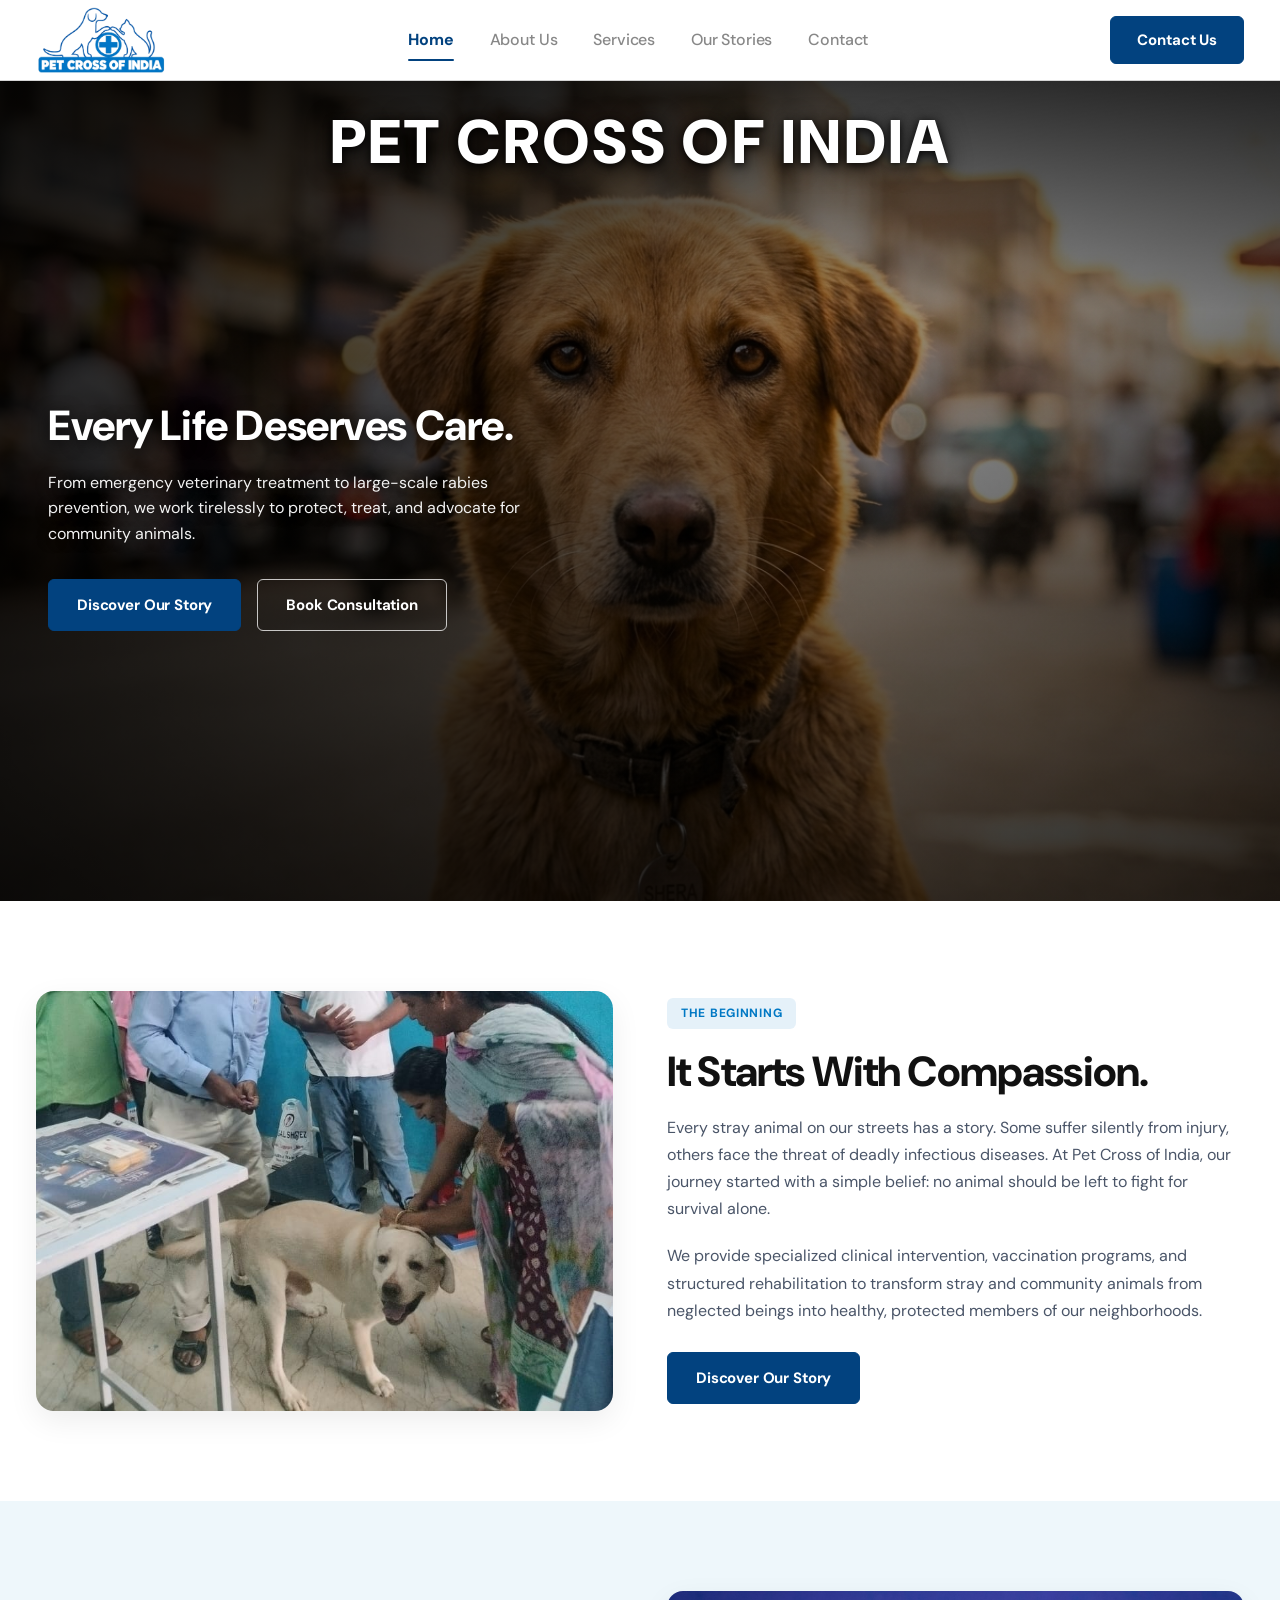
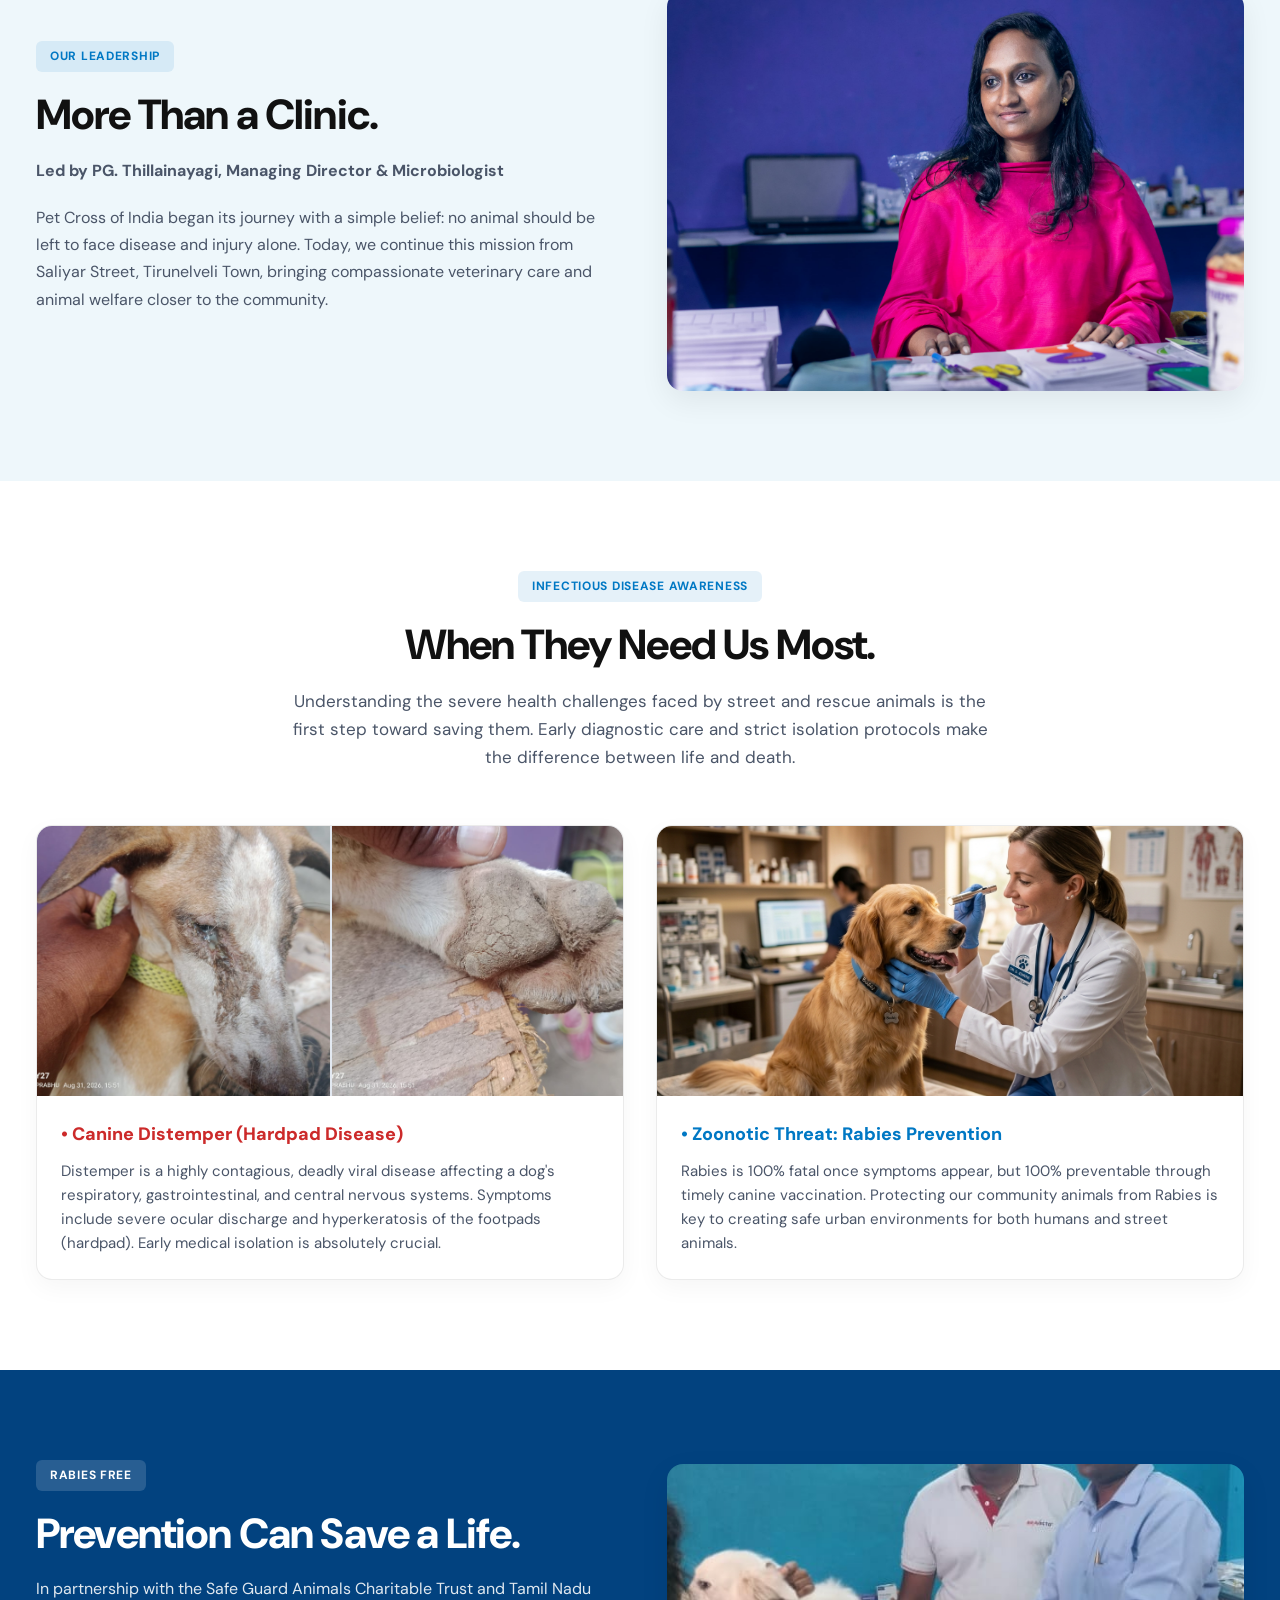
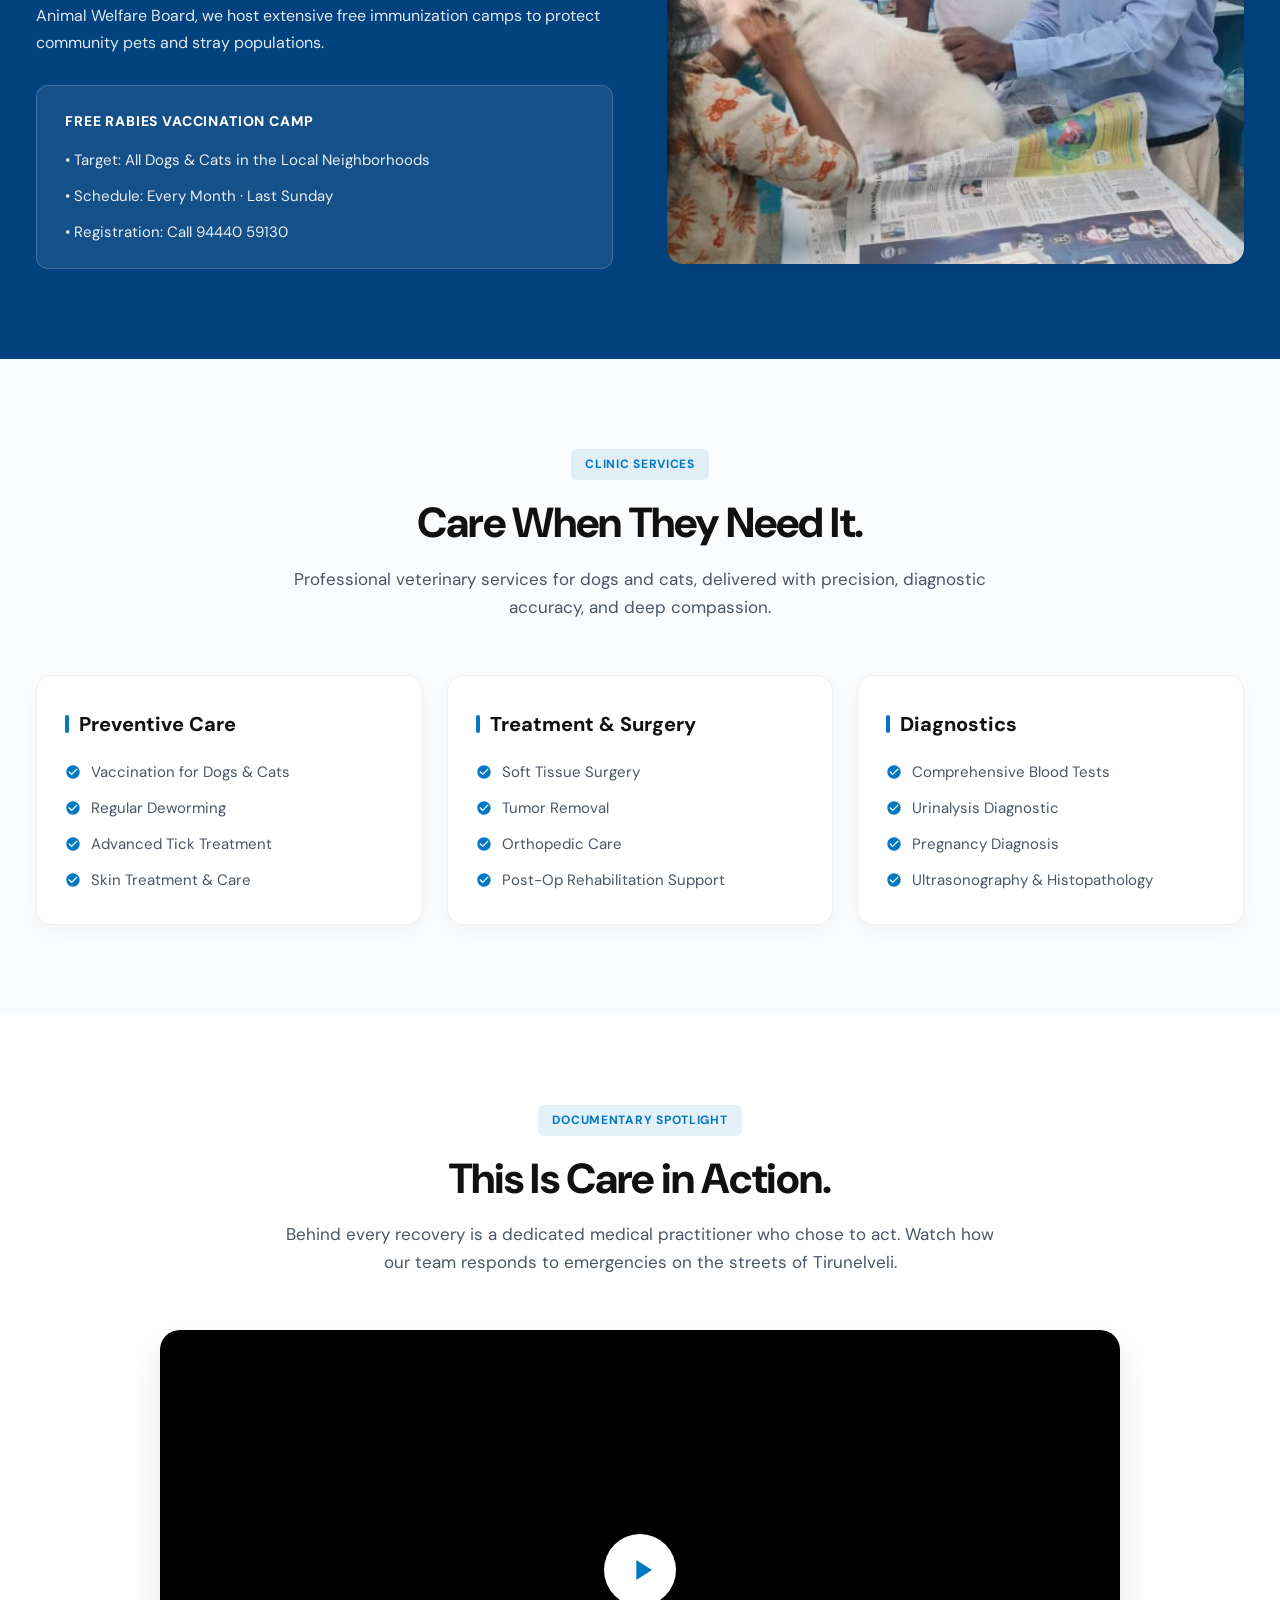
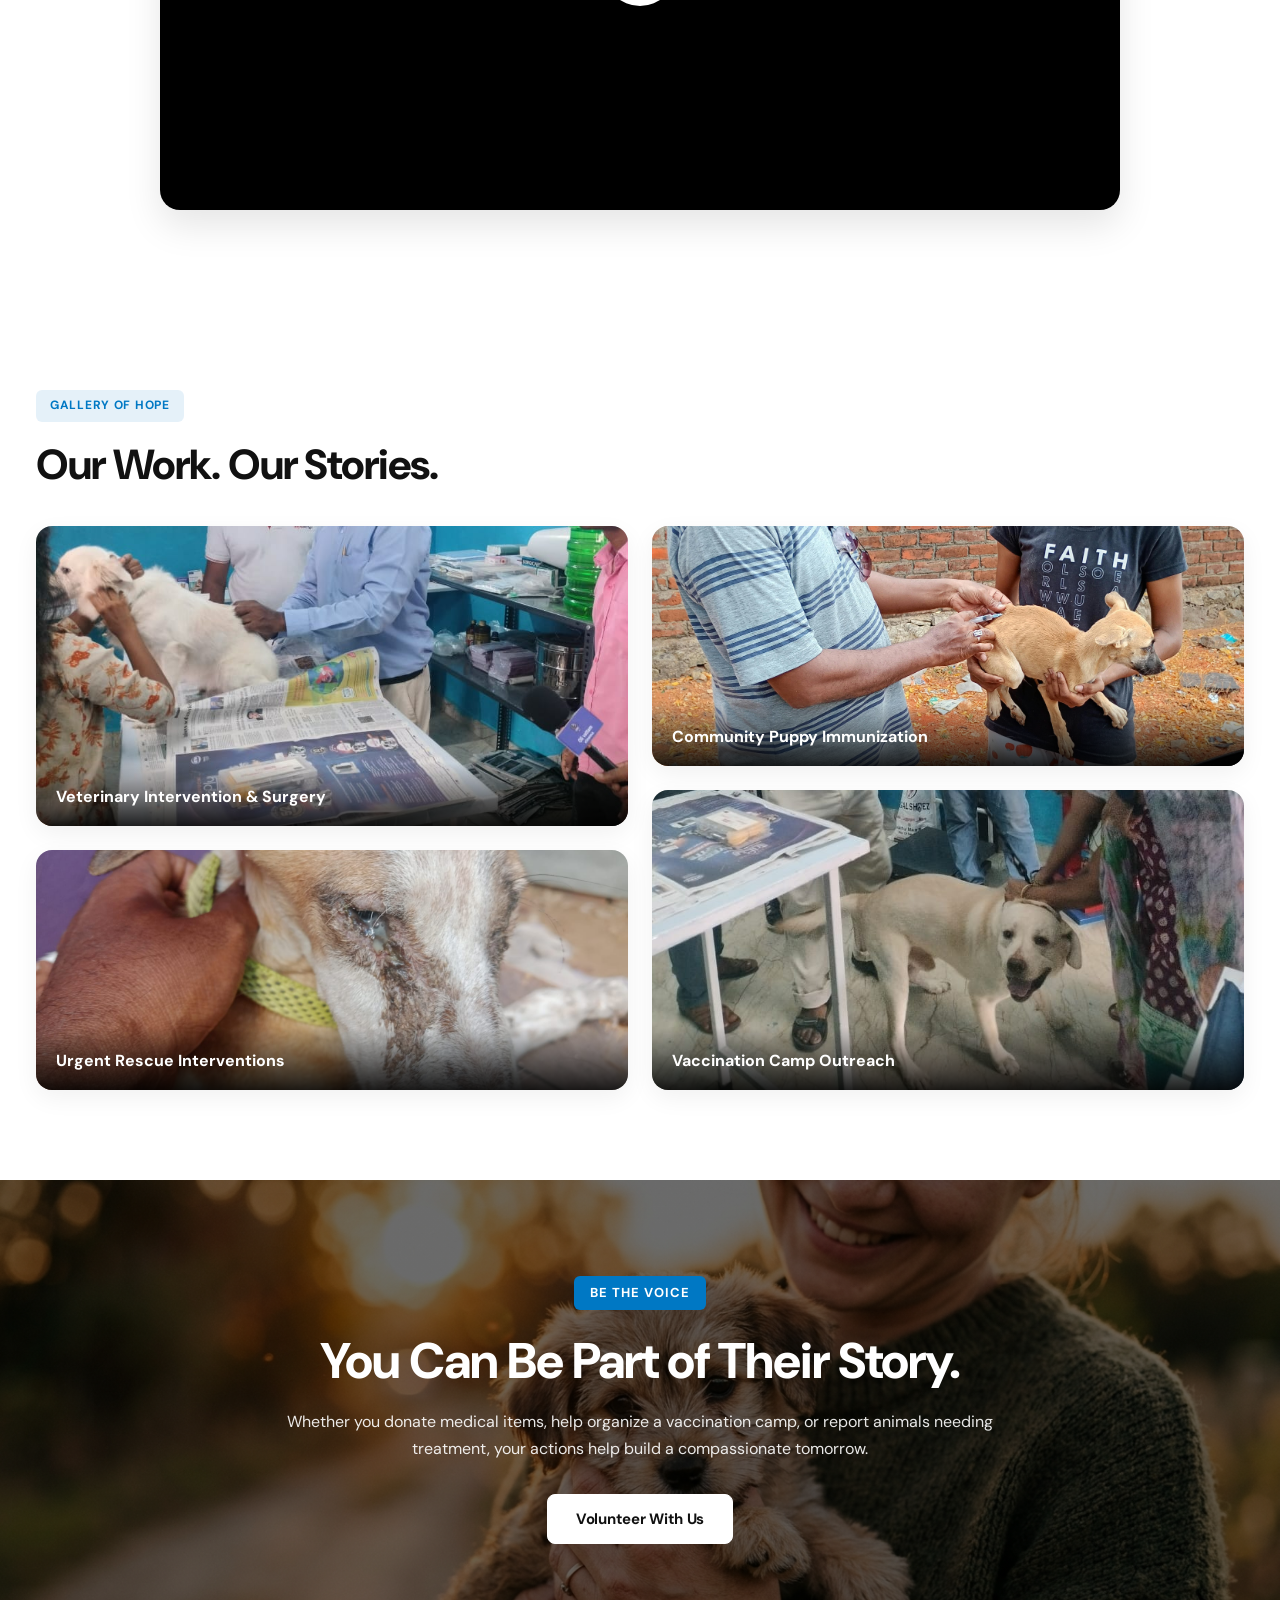
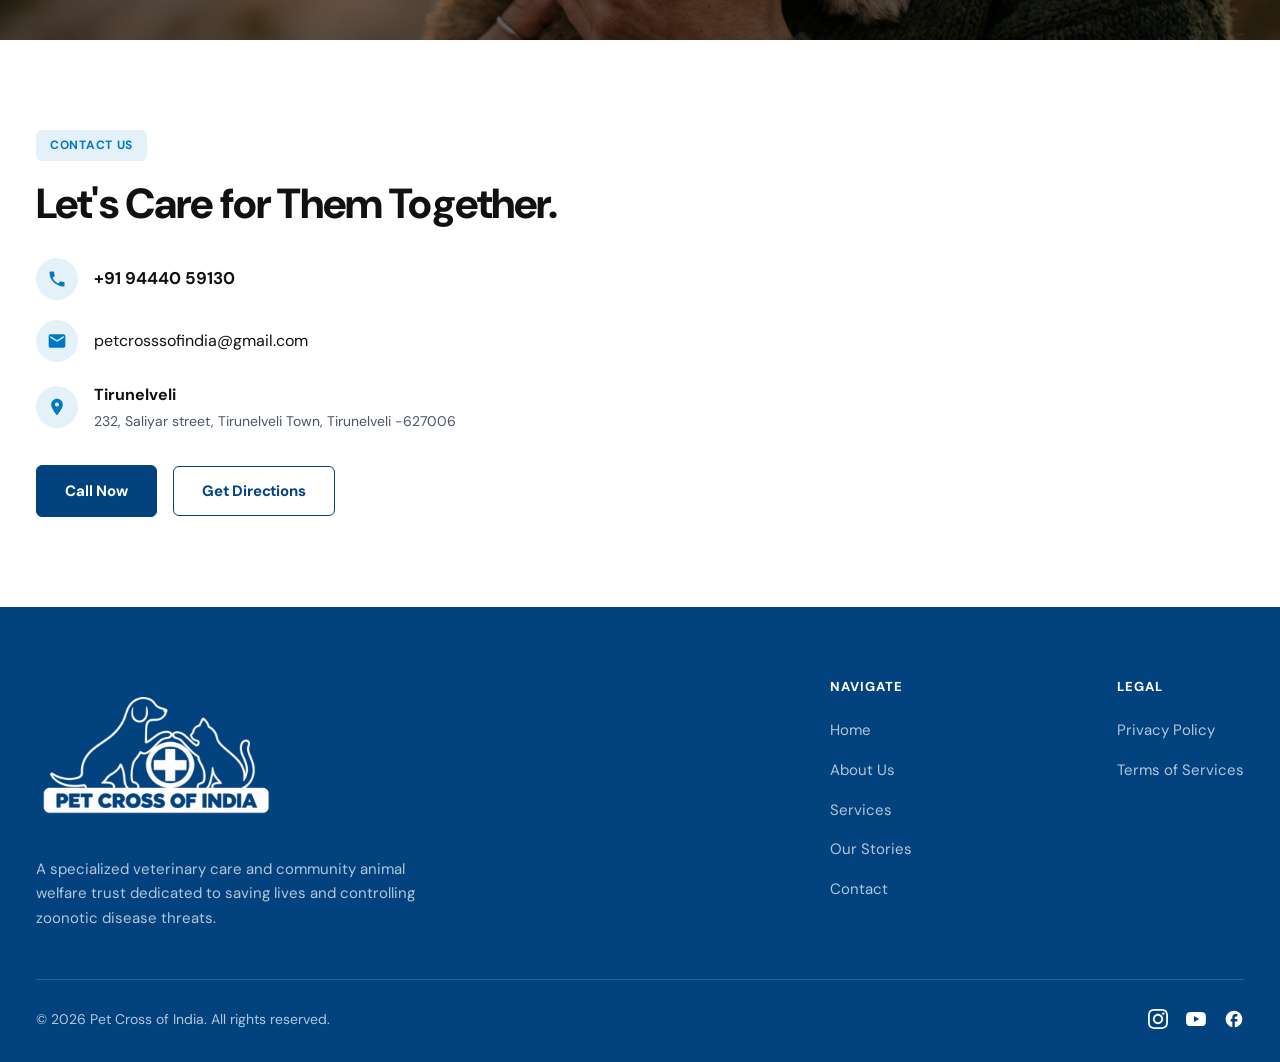
<file: index.html>
<!DOCTYPE html>
<html lang="en">
<head>
  <meta charset="UTF-8">
  <meta name="viewport" content="width=device-width, initial-scale=1.0">
  <title>Pet Cross of India - Caring for Every Pet | Veterinary Care &amp; Animal Rescue, Tirunelveli</title>
  <meta name="description" content="Pet Cross of India is a trusted veterinary clinic &amp; animal welfare trust in Tirunelveli, Tamil Nadu. Providing 24/7 rescue aid, OPD care, pet surgeries, and rabies prevention.">
  <meta name="keywords" content="Pet Cross of India, veterinary clinic Tirunelveli, animal rescue Tirunelveli, pet hospital Tirunelveli, rabies vaccination Tirunelveli, stray dog rescue Tamil Nadu, pet doctor Tirunelveli Town, veterinary surgeon Tirunelveli, animal welfare trust India">
  <meta name="author" content="Pet Cross of India">
  <meta name="robots" content="index, follow, max-image-preview:large, max-snippet:-1, max-video-preview:-1">
  <link rel="canonical" href="https://www.petcrossofindia.com/">

  <link rel="icon" type="image/png" href="assets/images/footer-logo.png">
  <meta name="theme-color" content="#02427F">

  <meta name="geo.region" content="IN-TN">
  <meta name="geo.placename" content="Tirunelveli, Tamil Nadu, India">
  <meta name="geo.position" content="8.7290;77.6896">
  <meta name="ICBM" content="8.7290, 77.6896">
  <meta name="DC.title" content="Pet Cross of India - Veterinary Care &amp; Animal Rescue">
  <meta name="DC.creator" content="Pet Cross of India">
  <meta name="DC.coverage" content="Tirunelveli, Tamil Nadu, India">
  <meta name="DC.subject" content="Veterinary Medicine, Animal Rescue, Rabies Prevention, Stray Welfare">

  <meta property="og:type" content="website">
  <meta property="og:site_name" content="Pet Cross of India">
  <meta property="og:title" content="Pet Cross of India - Caring for Every Pet | Veterinary Care &amp; Animal Rescue">
  <meta property="og:description" content="Compassionate animal healthcare, emergency rescue aid, surgeries, and rabies prevention in Tirunelveli, Tamil Nadu.">
  <meta property="og:url" content="https://www.petcrossofindia.com/">
  <meta property="og:image" content="https://www.petcrossofindia.com/assets/images/hero-dog.jpg">
  <meta property="og:image:alt" content="Pet Cross of India Animal Rescue and Veterinary Clinic in Tirunelveli">
  <meta property="og:image:width" content="1200">
  <meta property="og:image:height" content="675">
  <meta property="og:image:type" content="image/jpeg">
  <meta property="og:locale" content="en_IN">

  <meta name="twitter:card" content="summary_large_image">
  <meta name="twitter:title" content="Pet Cross of India - Caring for Every Pet">
  <meta name="twitter:description" content="Compassionate animal healthcare, emergency rescue, and rabies prevention in Tirunelveli, Tamil Nadu.">
  <meta name="twitter:image" content="https://www.petcrossofindia.com/assets/images/hero-dog.jpg">
  <meta name="twitter:image:alt" content="Pet Cross of India Animal Rescue and Veterinary Clinic in Tirunelveli">

  <link rel="preconnect" href="https://fonts.googleapis.com">
  <link rel="preconnect" href="https://fonts.gstatic.com" crossorigin>
  <link href="https://fonts.googleapis.com/css2?family=DM+Sans:ital,opsz,wght@0,9..40,100..1000;1,9..40,100..1000&display=swap" rel="stylesheet">
  
  <link rel="stylesheet" href="css/style.css">
  <link rel="stylesheet" href="css/home.css">

  <script type="application/ld+json">
  {
    "@context": "https://schema.org",
    "@graph": [
      {
        "@type": ["VeterinaryCare", "LocalBusiness", "NGO", "AnimalShelter"],
        "@id": "https://www.petcrossofindia.com/#organization",
        "name": "Pet Cross of India",
        "alternateName": "Pet Cross of India Animal Welfare Trust & Veterinary Clinic",
        "legalName": "Pet Cross of India Animal Welfare Trust",
        "url": "https://www.petcrossofindia.com/",
        "logo": "https://www.petcrossofindia.com/assets/images/logo.png",
        "image": "https://www.petcrossofindia.com/assets/images/hero-dog.jpg",
        "description": "A specialized veterinary care and community animal welfare trust dedicated to saving lives, providing trauma treatment, animal birth control, and controlling rabies zoonotic threats in Tirunelveli, Tamil Nadu.",
        "telephone": "+919444059130",
        "email": "petcrosssofindia@gmail.com",
        "priceRange": "₹₹",
        "currenciesAccepted": "INR",
        "paymentAccepted": "Cash, UPI, Credit Card",
        "address": {
          "@type": "PostalAddress",
          "streetAddress": "232, Saliyar street, Tirunelveli Town",
          "addressLocality": "Tirunelveli",
          "addressRegion": "Tamil Nadu",
          "postalCode": "627006",
          "addressCountry": "IN"
        },
        "geo": {
          "@type": "GeoCoordinates",
          "latitude": 8.7290,
          "longitude": 77.6896
        },
        "hasMap": "https://maps.google.com/maps?q=232,+Saliyar+street,+Tirunelveli+Town,+Tirunelveli+-627006",
        "openingHoursSpecification": [
          {
            "@type": "OpeningHoursSpecification",
            "dayOfWeek": ["Monday", "Tuesday", "Wednesday", "Thursday", "Friday", "Saturday"],
            "opens": "09:00",
            "closes": "20:00"
          },
          {
            "@type": "OpeningHoursSpecification",
            "dayOfWeek": ["Sunday"],
            "opens": "10:00",
            "closes": "14:00"
          }
        ],
        "founder": {
          "@type": "Person",
          "name": "PG. Thillainayagi",
          "jobTitle": "Managing Director & Microbiologist",
          "image": "https://www.petcrossofindia.com/assets/images/founder.jpeg"
        },
        "areaServed": [
          {
            "@type": "City",
            "name": "Tirunelveli"
          },
          {
            "@type": "AdministrativeArea",
            "name": "Tirunelveli Town"
          },
          {
            "@type": "AdministrativeArea",
            "name": "Palayamkottai"
          },
          {
            "@type": "AdministrativeArea",
            "name": "Tenkasi"
          },
          {
            "@type": "AdministrativeArea",
            "name": "Tamil Nadu"
          },
          {
            "@type": "Country",
            "name": "India"
          }
        ],
        "sameAs": [
          "https://wa.me/919444059130"
        ]
      },
      {
        "@type": "WebSite",
        "@id": "https://www.petcrossofindia.com/#website",
        "url": "https://www.petcrossofindia.com/",
        "name": "Pet Cross of India",
        "description": "Official website of Pet Cross of India Veterinary Clinic & Animal Welfare Trust, Tirunelveli.",
        "publisher": {
          "@id": "https://www.petcrossofindia.com/#organization"
        }
      }
    ]
  }
  </script>
</head>
<body>

  <header class="site-header" id="site-header">
    <div class="header-container">
      
      <a href="index.html" class="header-brand" aria-label="Pet Cross of India Home">
        <img src="assets/images/logo.png" alt="Pet Cross of India Logo" class="header-logo">
      </a>

      <nav class="header-nav" id="primary-navigation" aria-label="Primary Navigation">
        <ul class="nav-list">
          <li class="nav-item">
            <a href="index.html" class="nav-link active">Home</a>
          </li>
          <li class="nav-item">
            <a href="pages/about.html" class="nav-link">About Us</a>
          </li>
          <li class="nav-item">
            <a href="pages/services.html" class="nav-link">Services</a>
          </li>
          <li class="nav-item">
            <a href="pages/our-stories.html" class="nav-link">Our Stories</a>
          </li>
          <li class="nav-item">
            <a href="pages/contact.html" class="nav-link">Contact</a>
          </li>
        </ul>

        <div class="mobile-action-wrapper">
          <a href="pages/contact.html" class="btn-contact">Contact Us</a>
        </div>
      </nav>

      <div class="header-action">
        <a href="pages/contact.html" class="btn-contact">Contact Us</a>
      </div>

      <button class="mobile-toggle" id="mobile-toggle" aria-label="Toggle Navigation Menu" aria-expanded="false" aria-controls="primary-navigation">
        <div class="hamburger-icon">
          <span></span>
          <span></span>
          <span></span>
        </div>
      </button>

    </div>
  </header>

  <div class="nav-backdrop" id="nav-backdrop"></div>

  <main>
    <section class="hero-section">
      <div class="hero-container">
        <div class="hero-top-brand">
          <h1 class="hero-brand-name">PET CROSS OF INDIA</h1>
        </div>
        <div class="hero-content">
          <h2 class="hero-title">Every Life Deserves Care.</h2>
          <p class="hero-subtitle">From emergency veterinary treatment to large-scale rabies prevention, we work tirelessly to protect, treat, and advocate for community animals.</p>
          <div class="hero-actions">
            <a href="pages/our-stories.html" class="btn-primary">Discover Our Story</a>
            <a href="pages/contact.html" class="btn-outline">Book Consultation</a>
          </div>
        </div>
      </div>
    </section>

    <section class="section">
      <div class="container">
        <div class="two-col-grid">
          <div class="img-cover-frame about-frame">
            <img src="assets/images/vaccine.jpeg" alt="Veterinary team treating rescued animal">
          </div>
          <div class="content-block">
            <span class="badge">THE BEGINNING</span>
            <h2 class="section-title">It Starts With Compassion.</h2>
            <p>Every stray animal on our streets has a story. Some suffer silently from injury, others face the threat of deadly infectious diseases. At Pet Cross of India, our journey started with a simple belief: no animal should be left to fight for survival alone.</p>
            <p>We provide specialized clinical intervention, vaccination programs, and structured rehabilitation to transform stray and community animals from neglected beings into healthy, protected members of our neighborhoods.</p>
            <a href="pages/our-stories.html" class="btn-primary">Discover Our Story</a>
          </div>
        </div>
      </div>
    </section>

    <section class="section bg-light-blue">
      <div class="container">
        <div class="two-col-grid">
          <div class="content-block">
            <span class="badge">OUR LEADERSHIP</span>
            <h2 class="section-title">More Than a Clinic.</h2>
            <p class="clinic-highlight-lead">Led by PG. Thillainayagi, Managing Director &amp; Microbiologist</p>
            <p>Pet Cross of India began its journey with a simple belief: no animal should be left to face disease and injury alone. Today, we continue this mission from Saliyar Street, Tirunelveli Town, bringing compassionate veterinary care and animal welfare closer to the community.</p>
          </div>
          <div class="img-cover-frame clinic-frame">
            <img src="assets/images/founder.jpeg" alt="PG. Thillainayagi, Managing Director & Microbiologist">
          </div>
        </div>
      </div>
    </section>

    <section class="section">
      <div class="container">
        <div class="section-header-center">
          <span class="badge">INFECTIOUS DISEASE AWARENESS</span>
          <h2 class="section-title">When They Need Us Most.</h2>
          <p class="section-subtitle">Understanding the severe health challenges faced by street and rescue animals is the first step toward saving them. Early diagnostic care and strict isolation protocols make the difference between life and death.</p>
        </div>
        <div class="cards-two-grid">
          <div class="emergency-card">
            <div class="split-card-img">
              <img src="assets/images/wounded-dog1.jpeg" alt="Canine Distemper ocular symptoms">
              <img src="assets/images/wounded-dog2.jpeg" alt="Canine Distemper hardpad symptoms">
            </div>
            <div class="emergency-card-body">
              <h3 class="tag-red">&#8226; Canine Distemper (Hardpad Disease)</h3>
              <p>Distemper is a highly contagious, deadly viral disease affecting a dog's respiratory, gastrointestinal, and central nervous systems. Symptoms include severe ocular discharge and hyperkeratosis of the footpads (hardpad). Early medical isolation is absolutely crucial.</p>
            </div>
          </div>
          <div class="emergency-card">
            <img src="assets/images/rabies-prevention.jpg" alt="Zoonotic Threat: Rabies Prevention" class="emergency-card-img">
            <div class="emergency-card-body">
              <h3 class="tag-blue">&#8226; Zoonotic Threat: Rabies Prevention</h3>
              <p>Rabies is 100% fatal once symptoms appear, but 100% preventable through timely canine vaccination. Protecting our community animals from Rabies is key to creating safe urban environments for both humans and street animals.</p>
            </div>
          </div>
        </div>
      </div>
    </section>

    <section class="section bg-primary-blue">
      <div class="container">
        <div class="two-col-grid">
          <div class="content-block">
            <span class="badge" style="background-color: rgba(255, 255, 255, 0.15); color: #FFFFFF;">RABIES FREE</span>
            <h2 class="section-title" style="color: #FFFFFF;">Prevention Can Save a Life.</h2>
            <p style="color: rgba(255, 255, 255, 0.88);">In partnership with the Safe Guard Animals Charitable Trust and Tamil Nadu Animal Welfare Board, we host extensive free immunization camps to protect community pets and stray populations.</p>
            <div class="prevention-box">
              <h4>FREE RABIES VACCINATION CAMP</h4>
              <ul class="prevention-list">
                <li><span>&#8226; Target: All Dogs &amp; Cats in the Local Neighborhoods</span></li>
                <li><span>&#8226; Schedule: Every Month &#183; Last Sunday</span></li>
                <li><span>&#8226; Registration: Call 94440 59130</span></li>
              </ul>
            </div>
          </div>
          <div class="img-cover-frame">
            <img src="assets/images/vaccine2.jpeg" alt="Free Rabies Vaccination Camp" class="prevention-camp-img">
          </div>
        </div>
      </div>
    </section>

    <section class="section bg-light-gray">
      <div class="container">
        <div class="section-header-center">
          <span class="badge">CLINIC SERVICES</span>
          <h2 class="section-title">Care When They Need It.</h2>
          <p class="section-subtitle">Professional veterinary services for dogs and cats, delivered with precision, diagnostic accuracy, and deep compassion.</p>
        </div>
        <div class="services-grid">
          <div class="service-card">
            <h3>Preventive Care</h3>
            <ul class="service-list">
              <li>
                <svg viewBox="0 0 24 24"><path d="M12 2C6.48 2 2 6.48 2 12s4.48 10 10 10 10-4.48 10-10S17.52 2 12 2zm-2 15l-5-5 1.41-1.41L10 14.17l7.59-7.59L19 8l-9 9z"/></svg>
                <span>Vaccination for Dogs &amp; Cats</span>
              </li>
              <li>
                <svg viewBox="0 0 24 24"><path d="M12 2C6.48 2 2 6.48 2 12s4.48 10 10 10 10-4.48 10-10S17.52 2 12 2zm-2 15l-5-5 1.41-1.41L10 14.17l7.59-7.59L19 8l-9 9z"/></svg>
                <span>Regular Deworming</span>
              </li>
              <li>
                <svg viewBox="0 0 24 24"><path d="M12 2C6.48 2 2 6.48 2 12s4.48 10 10 10 10-4.48 10-10S17.52 2 12 2zm-2 15l-5-5 1.41-1.41L10 14.17l7.59-7.59L19 8l-9 9z"/></svg>
                <span>Advanced Tick Treatment</span>
              </li>
              <li>
                <svg viewBox="0 0 24 24"><path d="M12 2C6.48 2 2 6.48 2 12s4.48 10 10 10 10-4.48 10-10S17.52 2 12 2zm-2 15l-5-5 1.41-1.41L10 14.17l7.59-7.59L19 8l-9 9z"/></svg>
                <span>Skin Treatment &amp; Care</span>
              </li>
            </ul>
          </div>
          <div class="service-card">
            <h3>Treatment &amp; Surgery</h3>
            <ul class="service-list">
              <li>
                <svg viewBox="0 0 24 24"><path d="M12 2C6.48 2 2 6.48 2 12s4.48 10 10 10 10-4.48 10-10S17.52 2 12 2zm-2 15l-5-5 1.41-1.41L10 14.17l7.59-7.59L19 8l-9 9z"/></svg>
                <span>Soft Tissue Surgery</span>
              </li>
              <li>
                <svg viewBox="0 0 24 24"><path d="M12 2C6.48 2 2 6.48 2 12s4.48 10 10 10 10-4.48 10-10S17.52 2 12 2zm-2 15l-5-5 1.41-1.41L10 14.17l7.59-7.59L19 8l-9 9z"/></svg>
                <span>Tumor Removal</span>
              </li>
              <li>
                <svg viewBox="0 0 24 24"><path d="M12 2C6.48 2 2 6.48 2 12s4.48 10 10 10 10-4.48 10-10S17.52 2 12 2zm-2 15l-5-5 1.41-1.41L10 14.17l7.59-7.59L19 8l-9 9z"/></svg>
                <span>Orthopedic Care</span>
              </li>
              <li>
                <svg viewBox="0 0 24 24"><path d="M12 2C6.48 2 2 6.48 2 12s4.48 10 10 10 10-4.48 10-10S17.52 2 12 2zm-2 15l-5-5 1.41-1.41L10 14.17l7.59-7.59L19 8l-9 9z"/></svg>
                <span>Post-Op Rehabilitation Support</span>
              </li>
            </ul>
          </div>
          <div class="service-card">
            <h3>Diagnostics</h3>
            <ul class="service-list">
              <li>
                <svg viewBox="0 0 24 24"><path d="M12 2C6.48 2 2 6.48 2 12s4.48 10 10 10 10-4.48 10-10S17.52 2 12 2zm-2 15l-5-5 1.41-1.41L10 14.17l7.59-7.59L19 8l-9 9z"/></svg>
                <span>Comprehensive Blood Tests</span>
              </li>
              <li>
                <svg viewBox="0 0 24 24"><path d="M12 2C6.48 2 2 6.48 2 12s4.48 10 10 10 10-4.48 10-10S17.52 2 12 2zm-2 15l-5-5 1.41-1.41L10 14.17l7.59-7.59L19 8l-9 9z"/></svg>
                <span>Urinalysis Diagnostic</span>
              </li>
              <li>
                <svg viewBox="0 0 24 24"><path d="M12 2C6.48 2 2 6.48 2 12s4.48 10 10 10 10-4.48 10-10S17.52 2 12 2zm-2 15l-5-5 1.41-1.41L10 14.17l7.59-7.59L19 8l-9 9z"/></svg>
                <span>Pregnancy Diagnosis</span>
              </li>
              <li>
                <svg viewBox="0 0 24 24"><path d="M12 2C6.48 2 2 6.48 2 12s4.48 10 10 10 10-4.48 10-10S17.52 2 12 2zm-2 15l-5-5 1.41-1.41L10 14.17l7.59-7.59L19 8l-9 9z"/></svg>
                <span>Ultrasonography &amp; Histopathology</span>
              </li>
            </ul>
          </div>
        </div>
      </div>
    </section>

    <section class="section">
      <div class="container">
        <div class="section-header-center">
          <span class="badge">DOCUMENTARY SPOTLIGHT</span>
          <h2 class="section-title">This Is Care in Action.</h2>
          <p class="section-subtitle">Behind every recovery is a dedicated medical practitioner who chose to act. Watch how our team responds to emergencies on the streets of Tirunelveli.</p>
        </div>
        <div class="video-wrapper video-spotlight-wrapper" id="video-wrapper">
          <video id="spotlight-video" class="video-media" preload="auto" playsinline>
            <source src="assets/videos/affected-dog.mp4" type="video/mp4">
            Your browser does not support the video tag.
          </video>
          <button class="video-play-btn" id="video-play-btn" aria-label="Play documentary video">
            <svg viewBox="0 0 24 24"><path d="M8 5v14l11-7z"/></svg>
          </button>
        </div>
      </div>
    </section>

    <section class="section">
      <div class="container">
        <div style="margin-bottom: 36px;">
          <span class="badge">GALLERY OF HOPE</span>
          <h2 class="section-title">Our Work. Our Stories.</h2>
        </div>
        <div class="stories-columns">
          <div class="stories-col">
            <div class="story-card story-card-tall">
              <img src="assets/images/vaccine2.jpeg" alt="Veterinary Intervention & Surgery" class="story-img-intervention">
              <div class="story-overlay">
                <span class="story-title">Veterinary Intervention &amp; Surgery</span>
              </div>
            </div>
            <div class="story-card story-card-short">
              <img src="assets/images/wounded-dog1.jpeg" alt="Urgent Rescue Interventions" class="story-img-rescue">
              <div class="story-overlay">
                <span class="story-title">Urgent Rescue Interventions</span>
              </div>
            </div>
          </div>
          <div class="stories-col">
            <div class="story-card story-card-short">
              <img src="assets/images/stray-dog3.jpeg" alt="Community Puppy Immunization" class="story-img-puppy">
              <div class="story-overlay">
                <span class="story-title">Community Puppy Immunization</span>
              </div>
            </div>
            <div class="story-card story-card-tall">
              <img src="assets/images/vaccine.jpeg" alt="Vaccination Camp Outreach" class="story-img-outreach">
              <div class="story-overlay">
                <span class="story-title">Vaccination Camp Outreach</span>
              </div>
            </div>
          </div>
        </div>
      </div>
    </section>

    <section class="section-cta-banner">
      <div class="cta-banner-content">
        <span class="hero-badge">BE THE VOICE</span>
        <h2>You Can Be Part of Their Story.</h2>
        <p>Whether you donate medical items, help organize a vaccination camp, or report animals needing treatment, your actions help build a compassionate tomorrow.</p>
        <div class="hero-actions" style="justify-content: center;">
          <a href="https://wa.me/919444059130?text=Hello%2C%20I%20am%20interested%20in%20volunteering%20with%20Pet%20Cross%20of%20India." target="_blank" rel="noopener noreferrer" class="btn-white">Volunteer With Us</a>
        </div>
      </div>
    </section>

    <section class="section">
      <div class="container">
        <div class="contact-section-content">
          <span class="badge">CONTACT US</span>
          <h2 class="section-title">Let's Care for Them Together.</h2>
          <ul class="contact-details-list">
            <li class="contact-detail-item">
              <div class="contact-icon-circle">
                <svg viewBox="0 0 24 24"><path d="M6.62 10.79a15.053 15.053 0 006.59 6.59l2.2-2.2a1 1 0 011.01-.24c1.12.37 2.33.57 3.58.57a1 1 0 011 1V20a1 1 0 01-1 1A17 17 0 013 4a1 1 0 011-1h3.5a1 1 0 011 1c0 1.25.2 2.45.57 3.57a1 1 0 01-.25 1.02l-2.2 2.2z"/></svg>
              </div>
              <a href="tel:9444059130" class="contact-text-primary"><strong>+91 94440 59130</strong></a>
            </li>
            <li class="contact-detail-item">
              <div class="contact-icon-circle">
                <svg viewBox="0 0 24 24"><path d="M20 4H4c-1.1 0-1.99.9-1.99 2L2 18c0 1.1.9 2 2 2h16c1.1 0 2-.9 2-2V6c0-1.1-.9-2-2-2zm0 4l-8 5-8-5V6l8 5 8-5v2z"/></svg>
              </div>
              <a href="mailto:petcrosssofindia@gmail.com" class="contact-text-primary">petcrosssofindia@gmail.com</a>
            </li>
            <li class="contact-detail-item">
              <div class="contact-icon-circle">
                <svg viewBox="0 0 24 24"><path d="M12 2C8.13 2 5 5.13 5 9c0 5.25 7 13 7 13s7-7.75 7-13c0-3.87-3.13-7-7-7zm0 9.5a2.5 2.5 0 010-5 2.5 2.5 0 010 5z"/></svg>
              </div>
              <div class="contact-address-block">
                <strong>Tirunelveli</strong>
                <span>232, Saliyar street, Tirunelveli Town, Tirunelveli -627006</span>
              </div>
            </li>
          </ul>
          <div class="hero-actions" style="margin-top: 32px;">
            <a href="https://wa.me/919444059130" target="_blank" rel="noopener noreferrer" class="btn-primary">Call Now</a>
            <a href="https://www.google.com/maps/dir/?api=1&destination=232,+Saliyar+street,+Tirunelveli+Town,+Tirunelveli+-627006" target="_blank" rel="noopener noreferrer" class="btn-secondary">Get Directions</a>
          </div>
        </div>
      </div>
    </section>
  </main>

  <footer class="site-footer">
    <div class="footer-container">
      <div class="footer-top">
        <div class="footer-brand">
          <img src="assets/images/footer-logo.png" alt="Pet Cross of India Logo" class="footer-logo">
          <p>A specialized veterinary care and community animal welfare trust dedicated to saving lives and controlling zoonotic disease threats.</p>
        </div>
        <div class="footer-col">
          <h4>NAVIGATE</h4>
          <ul class="footer-links">
            <li><a href="index.html">Home</a></li>
            <li><a href="pages/about.html">About Us</a></li>
            <li><a href="pages/services.html">Services</a></li>
            <li><a href="pages/our-stories.html">Our Stories</a></li>
            <li><a href="pages/contact.html">Contact</a></li>
          </ul>
        </div>
        <div class="footer-col">
          <h4>LEGAL</h4>
          <ul class="footer-links">
            <li><a href="#">Privacy Policy</a></li>
            <li><a href="#">Terms of Services</a></li>
          </ul>
        </div>
      </div>
      <div class="footer-bottom">
        <div class="footer-copyright">&copy; 2026 Pet Cross of India. All rights reserved.</div>
        <div class="footer-social-links">
          <a href="#" class="footer-social-link" aria-label="Instagram">
            <svg viewBox="0 0 24 24"><path d="M12 2.163c3.204 0 3.584.012 4.85.07 3.252.148 4.771 1.691 4.919 4.919.058 1.265.069 1.645.069 4.849 0 3.205-.012 3.584-.069 4.849-.149 3.225-1.664 4.771-4.919 4.919-1.266.058-1.644.07-4.85.07-3.204 0-3.584-.012-4.849-.07-3.26-.149-4.771-1.699-4.919-4.92-.058-1.265-.07-1.644-.07-4.849 0-3.204.013-3.583.07-4.849.149-3.227 1.664-4.771 4.919-4.919 1.266-.057 1.645-.069 4.849-.069zm0-2.163c-3.259 0-3.667.014-4.947.072-4.358.2-6.78 2.618-6.98 6.98-.059 1.281-.073 1.689-.073 4.948 0 3.259.014 3.668.072 4.948.2 4.358 2.618 6.78 6.98 6.98 1.281.058 1.689.072 4.948.072 3.259 0 3.668-.014 4.948-.072 4.354-.2 6.782-2.618 6.979-6.98.059-1.28.073-1.689.073-4.948 0-3.259-.014-3.667-.072-4.947-.196-4.354-2.617-6.78-6.979-6.98-1.281-.059-1.69-.073-4.949-.073zm0 5.838c-3.403 0-6.162 2.759-6.162 6.162s2.759 6.163 6.162 6.163 6.162-2.759 6.162-6.163c0-3.403-2.759-6.162-6.162-6.162zm0 10.162c-2.209 0-4-1.79-4-4 0-2.209 1.791-4 4-4s4 1.791 4 4c0 2.21-1.791 4-4 4zm6.406-11.845c-.796 0-1.441.645-1.441 1.44s.645 1.44 1.441 1.44c.795 0 1.439-.645 1.439-1.44s-.644-1.44-1.439-1.44z"/></svg>
          </a>
          <a href="#" class="footer-social-link" aria-label="YouTube">
            <svg viewBox="0 0 24 24"><path d="M23.498 6.186a3.016 3.016 0 0 0-2.122-2.136C19.505 3.545 12 3.545 12 3.545s-7.505 0-9.377.505A3.017 3.017 0 0 0 .502 6.186C0 8.07 0 12 0 12s0 3.93.502 5.814a3.016 3.016 0 0 0 2.122 2.136c1.871.505 9.376.505 9.376.505s7.505 0 9.377-.505a3.015 3.015 0 0 0 2.122-2.136C24 15.93 24 12 24 12s0-3.93-.502-5.814zM9.545 15.568V8.432L15.818 12l-6.273 3.568z"/></svg>
          </a>
          <a href="#" class="footer-social-link" aria-label="Facebook">
            <svg viewBox="0 0 24 24"><path d="M22 12c0-5.52-4.48-10-10-10S2 6.48 2 12c0 4.84 3.44 8.87 8 9.8V15H8v-3h2V9.5C10 7.57 11.57 6 13.5 6H16v3h-2c-.55 0-1 .45-1 1v2h3v3h-3v6.95C18.05 21.45 22 17.19 22 12z"/></svg>
          </a>
        </div>
      </div>
    </div>
  </footer>

  <script src="js/header.js"></script>
  <script src="js/main.js"></script>
</body>
</html>
</file>
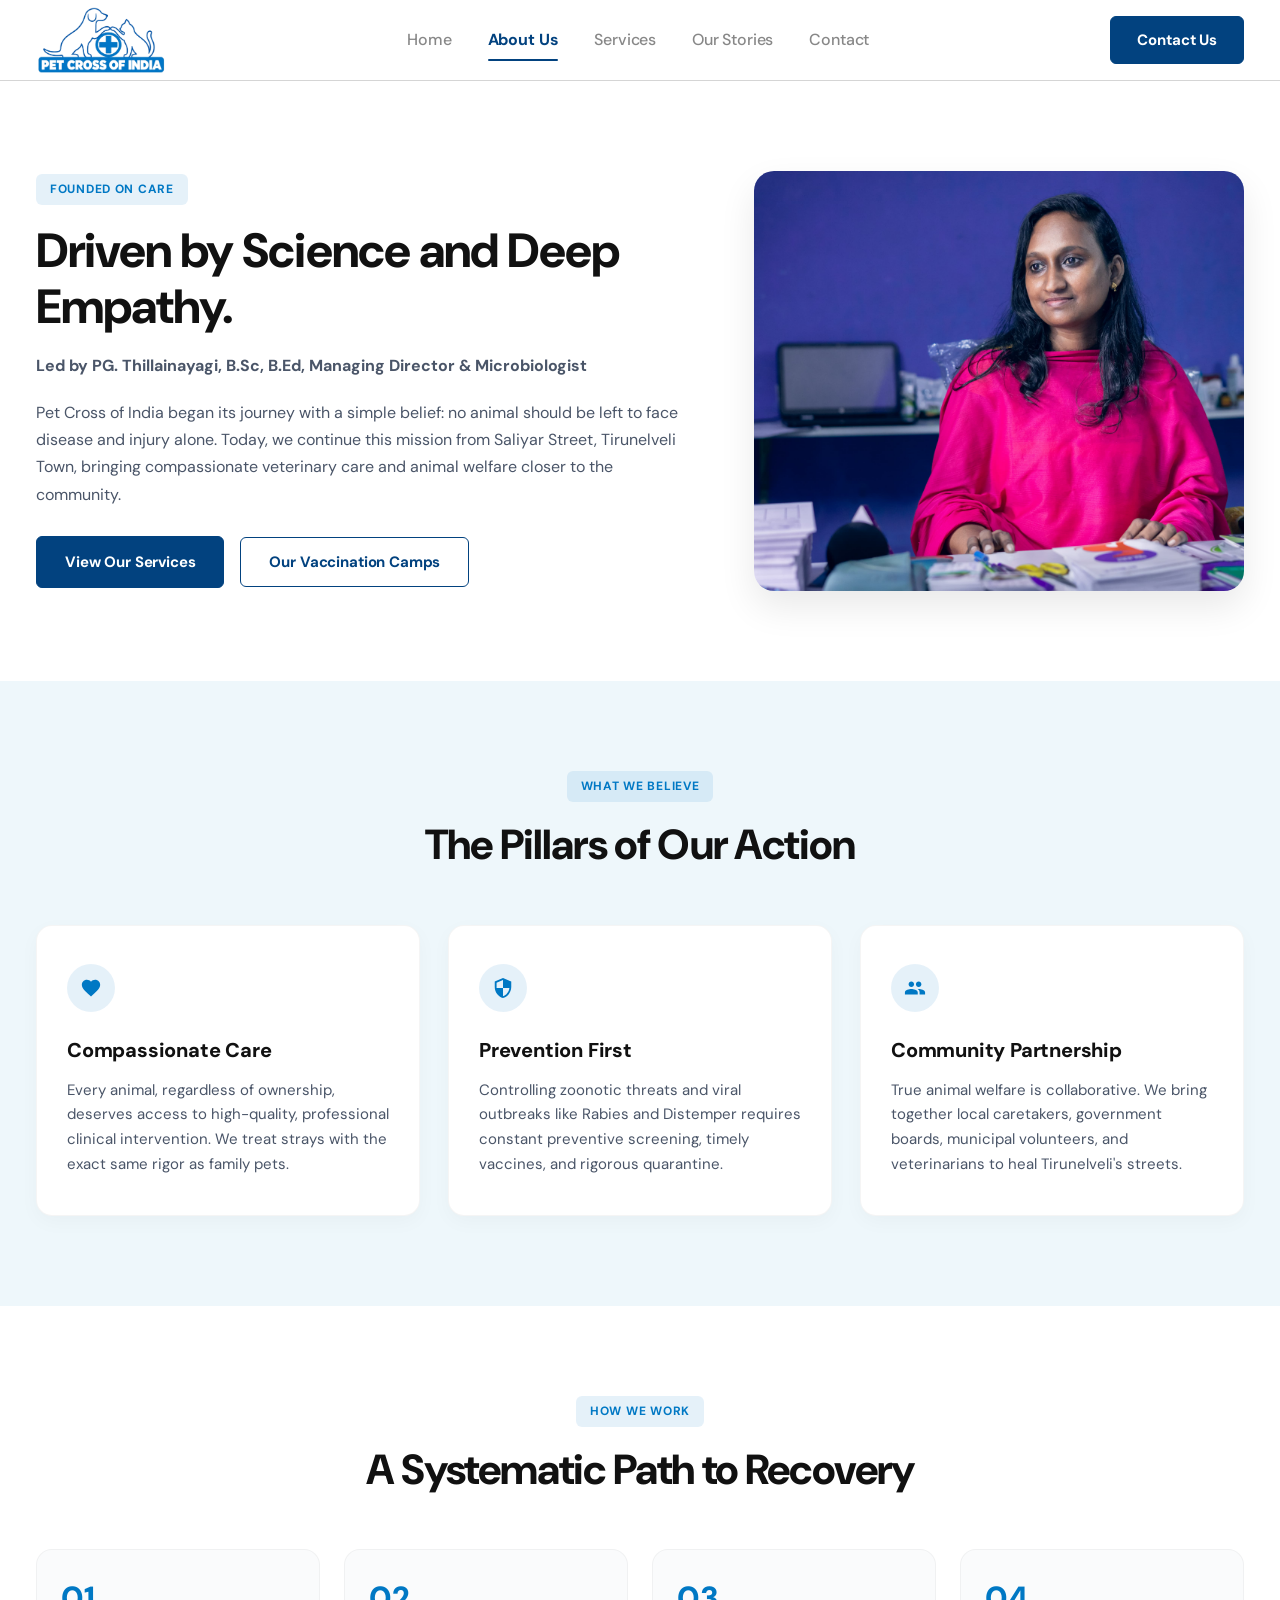
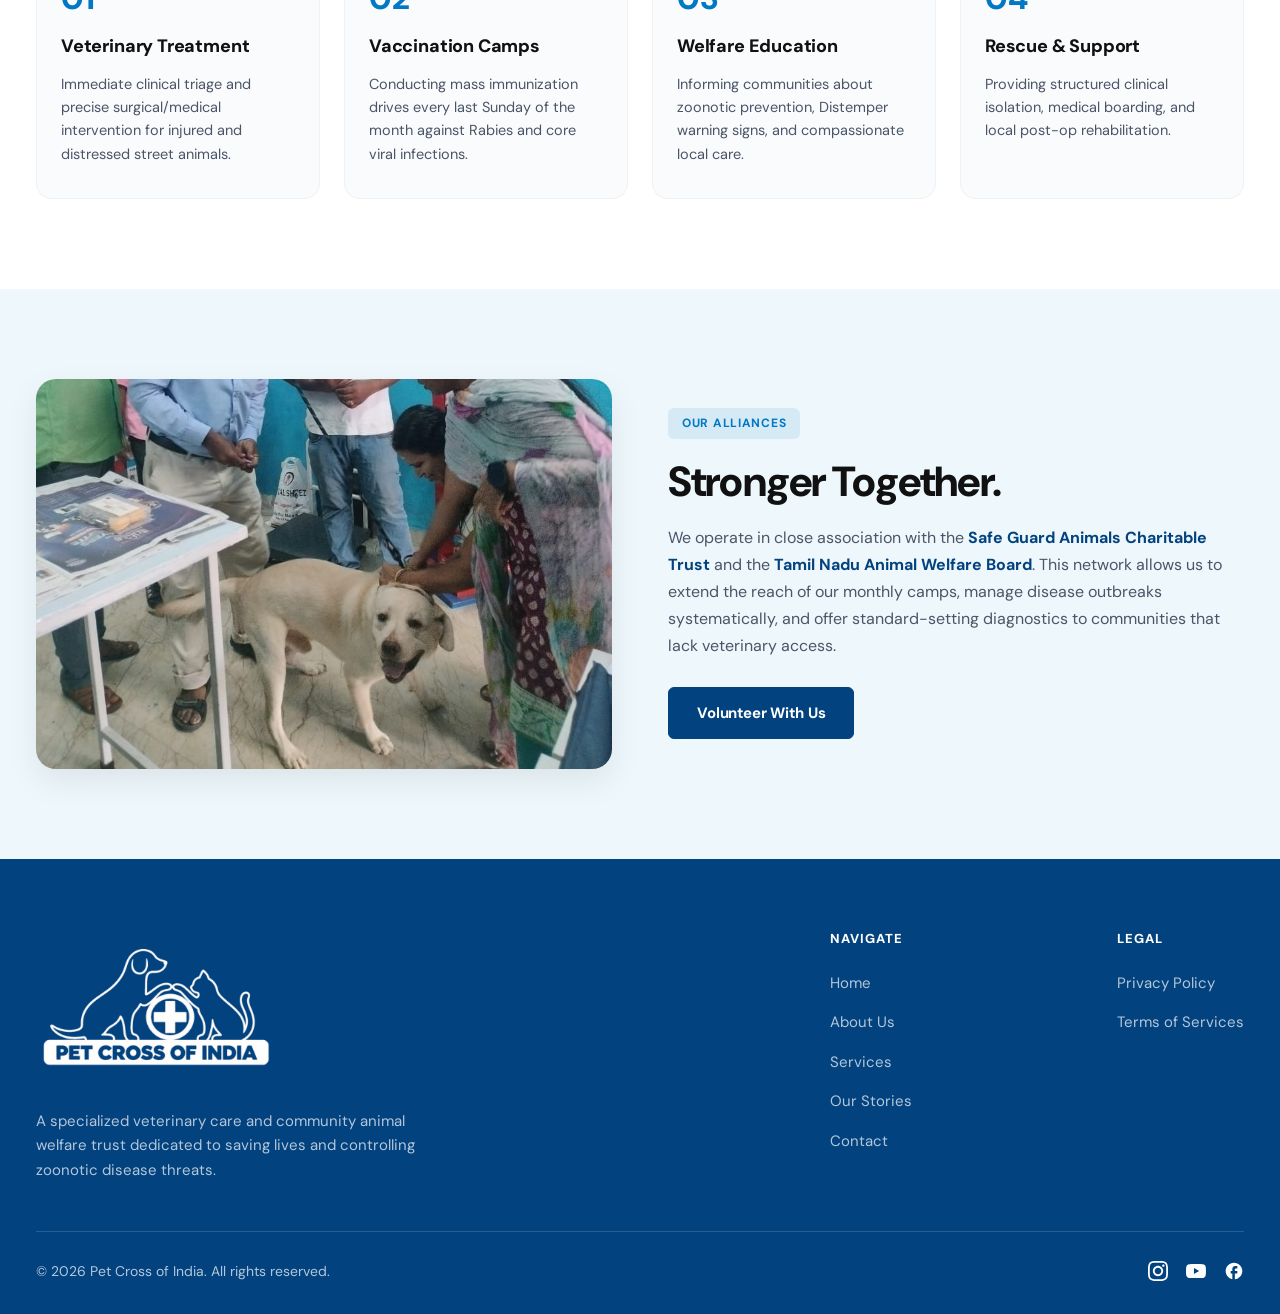
<file: pages/about.html>
<!DOCTYPE html>
<html lang="en">
<head>
  <meta charset="UTF-8">
  <meta name="viewport" content="width=device-width, initial-scale=1.0">
  <title>About Us - Pet Cross of India | Animal Care &amp; Welfare Trust, Tirunelveli</title>
  <meta name="description" content="Discover the mission, history, leadership, and clinical animal welfare initiatives of Pet Cross of India, led by PG. Thillainayagi in Tirunelveli, Tamil Nadu.">
  <meta name="keywords" content="about Pet Cross of India, animal welfare Tirunelveli, veterinary trust Tamil Nadu, PG Thillainayagi, street dog protection, community animal care Tirunelveli, animal rescue NGO India">
  <meta name="author" content="Pet Cross of India">
  <meta name="robots" content="index, follow, max-image-preview:large, max-snippet:-1, max-video-preview:-1">
  <link rel="canonical" href="https://www.petcrossofindia.com/pages/about.html">

  <link rel="icon" type="image/png" href="../assets/images/footer-logo.png">
  <meta name="theme-color" content="#02427F">

  <meta name="geo.region" content="IN-TN">
  <meta name="geo.placename" content="Tirunelveli, Tamil Nadu, India">
  <meta name="geo.position" content="8.7290;77.6896">
  <meta name="ICBM" content="8.7290, 77.6896">
  <meta name="DC.title" content="About Us - Pet Cross of India | Animal Care &amp; Welfare Trust">
  <meta name="DC.creator" content="Pet Cross of India">
  <meta name="DC.coverage" content="Tirunelveli, Tamil Nadu, India">
  <meta name="DC.subject" content="Animal Welfare, Veterinary Leadership, Stray Dog Rescue, Rabies Prevention">

  <meta property="og:type" content="website">
  <meta property="og:site_name" content="Pet Cross of India">
  <meta property="og:title" content="About Us - Pet Cross of India | Animal Care &amp; Welfare Trust">
  <meta property="og:description" content="Discover the mission, history, leadership, and clinical animal welfare initiatives of Pet Cross of India in Tirunelveli, Tamil Nadu.">
  <meta property="og:url" content="https://www.petcrossofindia.com/pages/about.html">
  <meta property="og:image" content="https://www.petcrossofindia.com/assets/images/founder.jpeg">
  <meta property="og:image:alt" content="PG. Thillainayagi - Managing Director of Pet Cross of India, Tirunelveli">
  <meta property="og:image:width" content="1200">
  <meta property="og:image:height" content="675">
  <meta property="og:image:type" content="image/jpeg">
  <meta property="og:locale" content="en_IN">

  <meta name="twitter:card" content="summary_large_image">
  <meta name="twitter:title" content="About Us - Pet Cross of India">
  <meta name="twitter:description" content="Learn about our animal welfare mission, leadership, and community care in Tirunelveli.">
  <meta name="twitter:image" content="https://www.petcrossofindia.com/assets/images/founder.jpeg">
  <meta name="twitter:image:alt" content="PG. Thillainayagi - Managing Director of Pet Cross of India">

  <link rel="preconnect" href="https://fonts.googleapis.com">
  <link rel="preconnect" href="https://fonts.gstatic.com" crossorigin>
  <link href="https://fonts.googleapis.com/css2?family=DM+Sans:ital,opsz,wght@0,9..40,100..1000;1,9..40,100..1000&display=swap" rel="stylesheet">
  
  <link rel="stylesheet" href="../css/style.css">
  <link rel="stylesheet" href="../css/about.css">

  <script type="application/ld+json">
  {
    "@context": "https://schema.org",
    "@graph": [
      {
        "@type": "AboutPage",
        "@id": "https://www.petcrossofindia.com/pages/about.html#webpage",
        "url": "https://www.petcrossofindia.com/pages/about.html",
        "name": "About Us - Pet Cross of India",
        "description": "Learn about Pet Cross of India, our history, mission, leadership, and our systematic path to animal recovery and community care in Tirunelveli.",
        "isPartOf": {
          "@type": "WebSite",
          "@id": "https://www.petcrossofindia.com/#website",
          "name": "Pet Cross of India",
          "url": "https://www.petcrossofindia.com/"
        },
        "breadcrumb": {
          "@type": "BreadcrumbList",
          "itemListElement": [
            {
              "@type": "ListItem",
              "position": 1,
              "name": "Home",
              "item": "https://www.petcrossofindia.com/"
            },
            {
              "@type": "ListItem",
              "position": 2,
              "name": "About Us",
              "item": "https://www.petcrossofindia.com/pages/about.html"
            }
          ]
        }
      },
      {
        "@type": ["VeterinaryCare", "LocalBusiness", "NGO", "AnimalShelter"],
        "@id": "https://www.petcrossofindia.com/#organization",
        "name": "Pet Cross of India",
        "alternateName": "Pet Cross of India Animal Welfare Trust",
        "url": "https://www.petcrossofindia.com/",
        "logo": "https://www.petcrossofindia.com/assets/images/logo.png",
        "telephone": "+919444059130",
        "email": "petcrosssofindia@gmail.com",
        "address": {
          "@type": "PostalAddress",
          "streetAddress": "232, Saliyar street, Tirunelveli Town",
          "addressLocality": "Tirunelveli",
          "addressRegion": "Tamil Nadu",
          "postalCode": "627006",
          "addressCountry": "IN"
        },
        "geo": {
          "@type": "GeoCoordinates",
          "latitude": 8.7290,
          "longitude": 77.6896
        },
        "founder": {
          "@type": "Person",
          "name": "PG. Thillainayagi",
          "jobTitle": "Managing Director & Microbiologist",
          "image": "https://www.petcrossofindia.com/assets/images/founder.jpeg"
        },
        "sameAs": [
          "https://wa.me/919444059130"
        ]
      }
    ]
  }
  </script>
</head>
<body>

  <header class="site-header" id="site-header">
    <div class="header-container">
      <a href="../index.html" class="header-brand" aria-label="Pet Cross of India Home">
        <img src="../assets/images/logo.png" alt="Pet Cross of India Logo" class="header-logo">
      </a>

      <nav class="header-nav" id="primary-navigation" aria-label="Primary Navigation">
        <ul class="nav-list">
          <li class="nav-item">
            <a href="../index.html" class="nav-link">Home</a>
          </li>
          <li class="nav-item">
            <a href="about.html" class="nav-link active">About Us</a>
          </li>
          <li class="nav-item">
            <a href="services.html" class="nav-link">Services</a>
          </li>
          <li class="nav-item">
            <a href="our-stories.html" class="nav-link">Our Stories</a>
          </li>
          <li class="nav-item">
            <a href="contact.html" class="nav-link">Contact</a>
          </li>
        </ul>

        <div class="mobile-action-wrapper">
          <a href="contact.html" class="btn-contact">Contact Us</a>
        </div>
      </nav>

      <div class="header-action">
        <a href="contact.html" class="btn-contact">Contact Us</a>
      </div>

      <button class="mobile-toggle" id="mobile-toggle" aria-label="Toggle Navigation Menu" aria-expanded="false" aria-controls="primary-navigation">
        <div class="hamburger-icon">
          <span></span>
          <span></span>
          <span></span>
        </div>
      </button>
    </div>
  </header>

  <div class="nav-backdrop" id="nav-backdrop"></div>

  <main>
    <section class="section">
      <div class="container">
        <div class="about-hero-grid">
          <div class="content-block">
            <span class="badge">FOUNDED ON CARE</span>
            <h1 class="about-hero-title">Driven by Science and Deep Empathy.</h1>
            <p class="about-lead">Led by PG. Thillainayagi, B.Sc, B.Ed, Managing Director &amp; Microbiologist</p>
            <p class="about-description">Pet Cross of India began its journey with a simple belief: no animal should be left to face disease and injury alone. Today, we continue this mission from Saliyar Street, Tirunelveli Town, bringing compassionate veterinary care and animal welfare closer to the community.</p>
            <div class="about-hero-actions">
              <a href="services.html" class="btn-primary">View Our Services</a>
              <a href="our-stories.html#eradicating-rabies" class="btn-secondary">Our Vaccination Camps</a>
            </div>
          </div>
          <div class="about-hero-image-wrapper">
            <img src="../assets/images/founder.jpeg" alt="PG. Thillainayagi, Managing Director &amp; Microbiologist" class="about-hero-image">
          </div>
        </div>
      </div>
    </section>

    <section class="section bg-light-blue">
      <div class="container">
        <div class="section-header-center">
          <span class="badge">WHAT WE BELIEVE</span>
          <h2 class="section-title">The Pillars of Our Action</h2>
        </div>
        <div class="pillars-grid">
          <div class="pillar-card">
            <div class="pillar-icon-circle">
              <svg viewBox="0 0 24 24"><path d="M12 21.35l-1.45-1.32C5.4 15.36 2 12.28 2 8.5 2 5.42 4.42 3 7.5 3c1.74 0 3.41.81 4.5 2.09C13.09 3.81 14.76 3 16.5 3 19.58 3 22 5.42 22 8.5c0 3.78-3.4 6.86-8.55 11.54L12 21.35z"/></svg>
            </div>
            <h3 class="pillar-title">Compassionate Care</h3>
            <p class="pillar-text">Every animal, regardless of ownership, deserves access to high-quality, professional clinical intervention. We treat strays with the exact same rigor as family pets.</p>
          </div>
          <div class="pillar-card">
            <div class="pillar-icon-circle">
              <svg viewBox="0 0 24 24"><path d="M12 1L3 5v6c0 5.55 3.84 10.74 9 12 5.16-1.26 9-6.45 9-12V5l-9-4zm0 10.99h7c-.53 4.12-3.28 7.79-7 8.94V12H5V6.3l7-3.11v8.8z"/></svg>
            </div>
            <h3 class="pillar-title">Prevention First</h3>
            <p class="pillar-text">Controlling zoonotic threats and viral outbreaks like Rabies and Distemper requires constant preventive screening, timely vaccines, and rigorous quarantine.</p>
          </div>
          <div class="pillar-card">
            <div class="pillar-icon-circle">
              <svg viewBox="0 0 24 24"><path d="M16 11c1.66 0 2.99-1.34 2.99-3S17.66 5 16 5c-1.66 0-3 1.34-3 3s1.34 3 3 3zm-8 0c1.66 0 2.99-1.34 2.99-3S9.66 5 8 5C6.34 5 5 6.34 5 8s1.34 3 3 3zm0 2c-2.33 0-7 1.17-7 3.5V19h14v-2.5c0-2.33-4.67-3.5-7-3.5zm8 0c-.29 0-.62.02-.97.05 1.16.84 1.97 1.97 1.97 3.45V19h6v-2.5c0-2.33-4.67-3.5-7-3.5z"/></svg>
            </div>
            <h3 class="pillar-title">Community Partnership</h3>
            <p class="pillar-text">True animal welfare is collaborative. We bring together local caretakers, government boards, municipal volunteers, and veterinarians to heal Tirunelveli's streets.</p>
          </div>
        </div>
      </div>
    </section>

    <section class="section">
      <div class="container">
        <div class="section-header-center">
          <span class="badge">HOW WE WORK</span>
          <h2 class="section-title">A Systematic Path to Recovery</h2>
        </div>
        <div class="steps-grid">
          <div class="step-card">
            <div class="step-number">01</div>
            <h3 class="step-title">Veterinary Treatment</h3>
            <p class="step-text">Immediate clinical triage and precise surgical/medical intervention for injured and distressed street animals.</p>
          </div>
          <div class="step-card">
            <div class="step-number">02</div>
            <h3 class="step-title">Vaccination Camps</h3>
            <p class="step-text">Conducting mass immunization drives every last Sunday of the month against Rabies and core viral infections.</p>
          </div>
          <div class="step-card">
            <div class="step-number">03</div>
            <h3 class="step-title">Welfare Education</h3>
            <p class="step-text">Informing communities about zoonotic prevention, Distemper warning signs, and compassionate local care.</p>
          </div>
          <div class="step-card">
            <div class="step-number">04</div>
            <h3 class="step-title">Rescue &amp; Support</h3>
            <p class="step-text">Providing structured clinical isolation, medical boarding, and local post-op rehabilitation.</p>
          </div>
        </div>
      </div>
    </section>

    <section class="section bg-light-blue">
      <div class="container">
        <div class="alliance-grid">
          <div class="alliance-image-wrapper">
            <img src="../assets/images/vaccine.jpeg" alt="Pet Cross of India collaborative outreach" class="alliance-image">
          </div>
          <div class="content-block alliance-content">
            <span class="badge">OUR ALLIANCES</span>
            <h2 class="section-title">Stronger Together.</h2>
            <p>We operate in close association with the <strong>Safe Guard Animals Charitable Trust</strong> and the <strong>Tamil Nadu Animal Welfare Board</strong>. This network allows us to extend the reach of our monthly camps, manage disease outbreaks systematically, and offer standard-setting diagnostics to communities that lack veterinary access.</p>
            <a href="https://wa.me/919444059130?text=Hello%2C%20I%20am%20interested%20in%20volunteering%20with%20Pet%20Cross%20of%20India." target="_blank" rel="noopener noreferrer" class="btn-primary">Volunteer With Us</a>
          </div>
        </div>
      </div>
    </section>
  </main>

  <footer class="site-footer">
    <div class="footer-container">
      <div class="footer-top">
        <div class="footer-brand">
          <img src="../assets/images/footer-logo.png" alt="Pet Cross of India Logo" class="footer-logo">
          <p>A specialized veterinary care and community animal welfare trust dedicated to saving lives and controlling zoonotic disease threats.</p>
        </div>
        <div class="footer-col">
          <h4>NAVIGATE</h4>
          <ul class="footer-links">
            <li><a href="../index.html">Home</a></li>
            <li><a href="about.html">About Us</a></li>
            <li><a href="services.html">Services</a></li>
            <li><a href="our-stories.html">Our Stories</a></li>
            <li><a href="contact.html">Contact</a></li>
          </ul>
        </div>
        <div class="footer-col">
          <h4>LEGAL</h4>
          <ul class="footer-links">
            <li><a href="#">Privacy Policy</a></li>
            <li><a href="#">Terms of Services</a></li>
          </ul>
        </div>
      </div>
      <div class="footer-bottom">
        <div class="footer-copyright">&copy; 2026 Pet Cross of India. All rights reserved.</div>
        <div class="footer-social-links">
          <a href="#" class="footer-social-link" aria-label="Instagram">
            <svg viewBox="0 0 24 24"><path d="M12 2.163c3.204 0 3.584.012 4.85.07 3.252.148 4.771 1.691 4.919 4.919.058 1.265.069 1.645.069 4.849 0 3.205-.012 3.584-.069 4.849-.149 3.225-1.664 4.771-4.919 4.919-1.266.058-1.644.07-4.85.07-3.204 0-3.584-.012-4.849-.07-3.26-.149-4.771-1.699-4.919-4.92-.058-1.265-.07-1.644-.07-4.849 0-3.204.013-3.583.07-4.849.149-3.227 1.664-4.771 4.919-4.919 1.266-.057 1.645-.069 4.849-.069zm0-2.163c-3.259 0-3.667.014-4.947.072-4.358.2-6.78 2.618-6.98 6.98-.059 1.281-.073 1.689-.073 4.948 0 3.259.014 3.668.072 4.948.2 4.358 2.618 6.78 6.98 6.98 1.281.058 1.689.072 4.948.072 3.259 0 3.668-.014 4.948-.072 4.354-.2 6.782-2.618 6.979-6.98.059-1.28.073-1.689.073-4.948 0-3.259-.014-3.667-.072-4.947-.196-4.354-2.617-6.78-6.979-6.98-1.281-.059-1.69-.073-4.949-.073zm0 5.838c-3.403 0-6.162 2.759-6.162 6.162s2.759 6.163 6.162 6.163 6.162-2.759 6.162-6.163c0-3.403-2.759-6.162-6.162-6.162zm0 10.162c-2.209 0-4-1.79-4-4 0-2.209 1.791-4 4-4s4 1.791 4 4c0 2.21-1.791 4-4 4zm6.406-11.845c-.796 0-1.441.645-1.441 1.44s.645 1.44 1.441 1.44c.795 0 1.439-.645 1.439-1.44s-.644-1.44-1.439-1.44z"/></svg>
        </a>
        <a href="#" class="footer-social-link" aria-label="YouTube">
          <svg viewBox="0 0 24 24"><path d="M23.498 6.186a3.016 3.016 0 0 0-2.122-2.136C19.505 3.545 12 3.545 12 3.545s-7.505 0-9.377.505A3.017 3.017 0 0 0 .502 6.186C0 8.07 0 12 0 12s0 3.93.502 5.814a3.016 3.016 0 0 0 2.122 2.136c1.871.505 9.376.505 9.376.505s7.505 0 9.377-.505a3.015 3.015 0 0 0 2.122-2.136C24 15.93 24 12 24 12s0-3.93-.502-5.814zM9.545 15.568V8.432L15.818 12l-6.273 3.568z"/></svg>
        </a>
        <a href="#" class="footer-social-link" aria-label="Facebook">
          <svg viewBox="0 0 24 24"><path d="M22 12c0-5.52-4.48-10-10-10S2 6.48 2 12c0 4.84 3.44 8.87 8 9.8V15H8v-3h2V9.5C10 7.57 11.57 6 13.5 6H16v3h-2c-.55 0-1 .45-1 1v2h3v3h-3v6.95C18.05 21.45 22 17.19 22 12z"/></svg>
        </a>
      </div>
    </div>
  </footer>

  <script src="../js/header.js"></script>
</body>
</html>
</file>
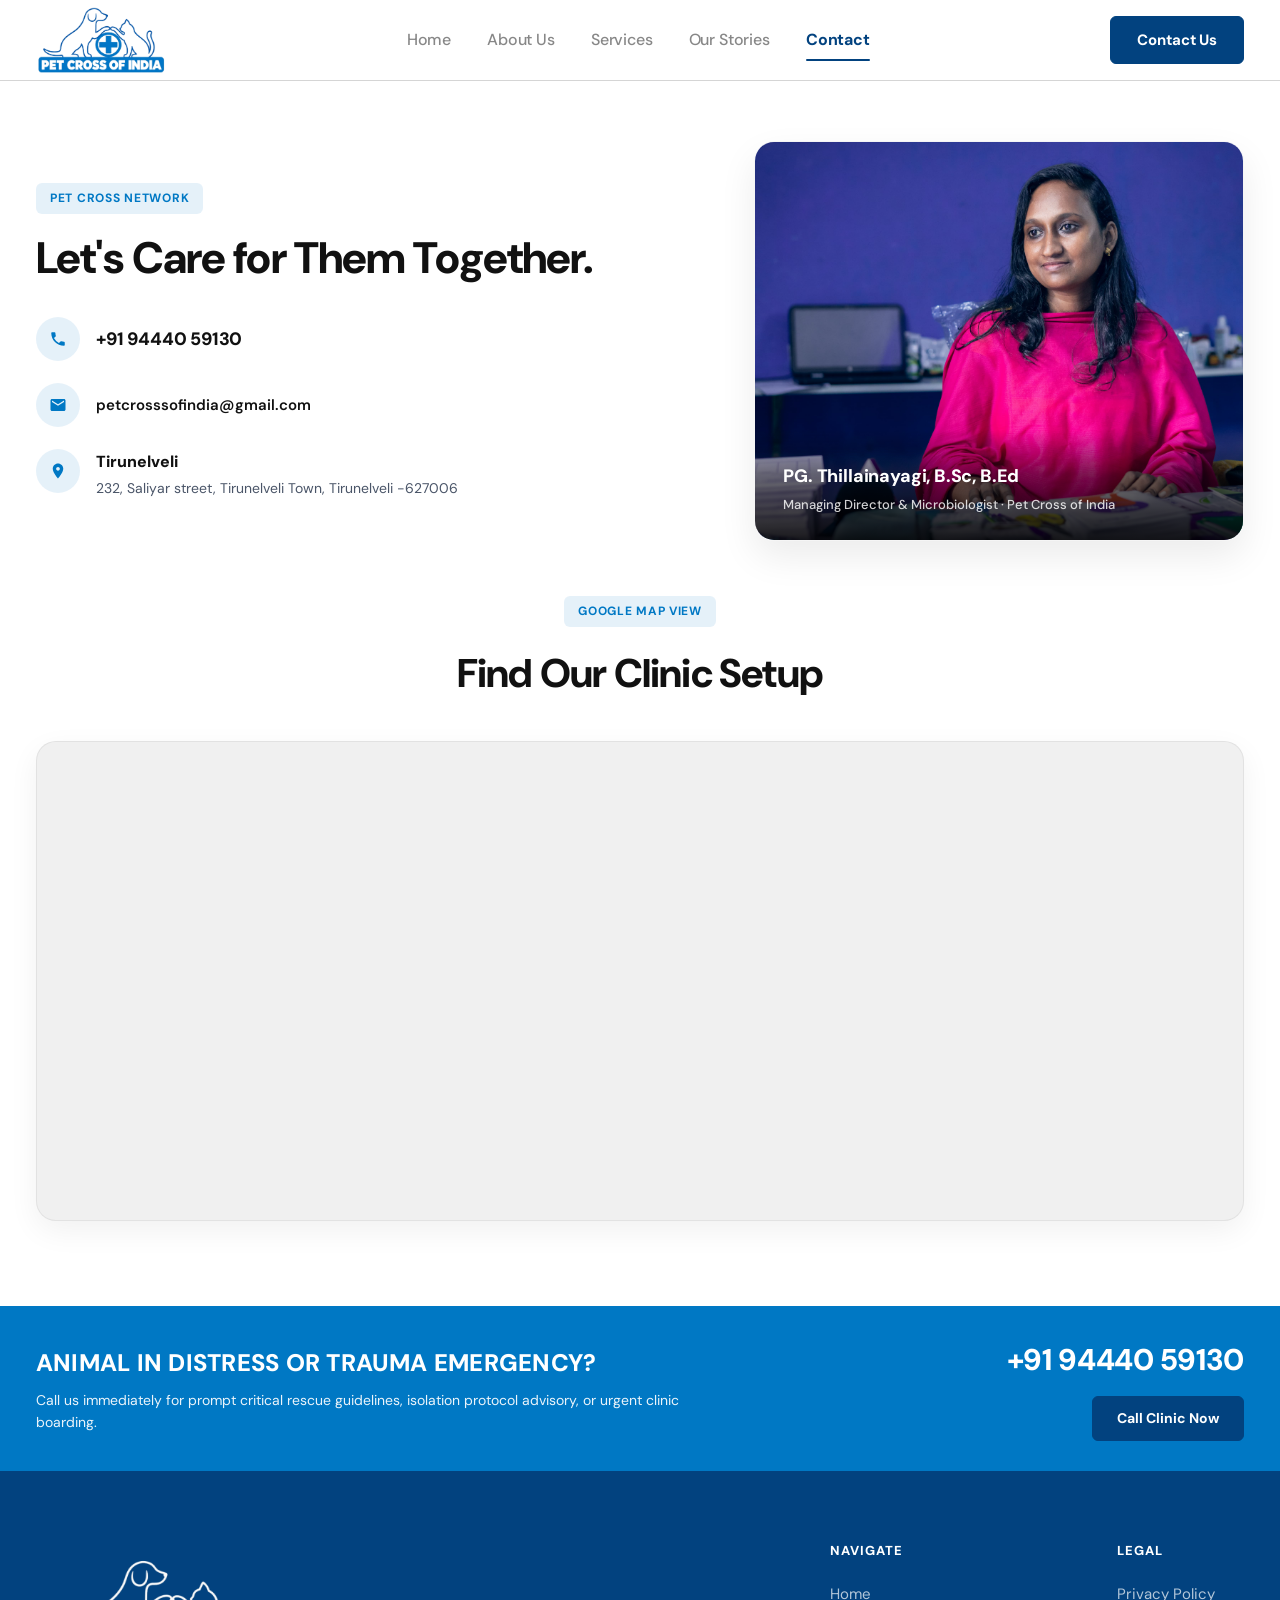
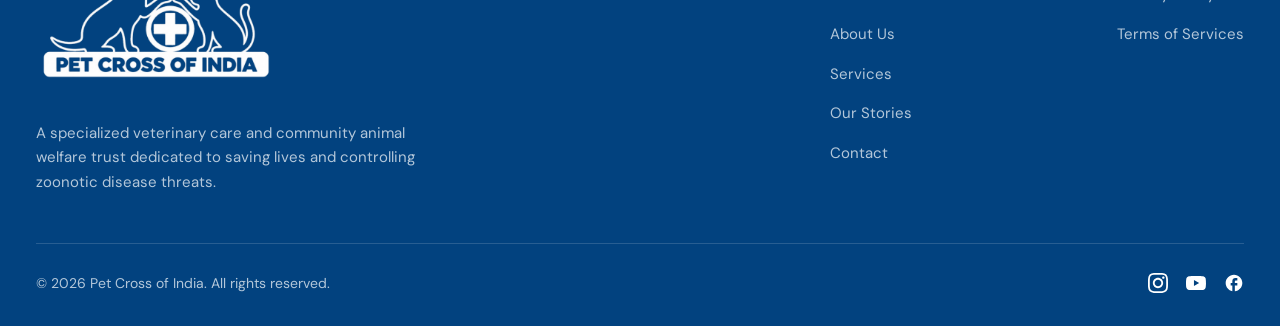
<file: pages/contact.html>
<!DOCTYPE html>
<html lang="en">
<head>
  <meta charset="UTF-8">
  <meta name="viewport" content="width=device-width, initial-scale=1.0">
  <title>Contact Us &amp; Emergency Rescue - Pet Cross of India | Tirunelveli Clinic</title>
  <meta name="description" content="Contact Pet Cross of India for compassionate veterinary care, emergency animal rescues, and clinical consultations at 232, Saliyar Street, Tirunelveli Town.">
  <meta name="keywords" content="contact Pet Cross of India, veterinary emergency Tirunelveli, animal hospital phone number Tirunelveli, Pet Cross of India address, pet clinic Tirunelveli contact, animal rescue helpline Tamil Nadu">
  <meta name="author" content="Pet Cross of India">
  <meta name="robots" content="index, follow, max-image-preview:large, max-snippet:-1, max-video-preview:-1">
  <link rel="canonical" href="https://www.petcrossofindia.com/pages/contact.html">

  <link rel="icon" type="image/png" href="../assets/images/footer-logo.png">
  <meta name="theme-color" content="#02427F">

  <meta name="geo.region" content="IN-TN">
  <meta name="geo.placename" content="Tirunelveli, Tamil Nadu, India">
  <meta name="geo.position" content="8.7290;77.6896">
  <meta name="ICBM" content="8.7290, 77.6896">
  <meta name="DC.title" content="Contact Us &amp; Emergency Rescue - Pet Cross of India">
  <meta name="DC.creator" content="Pet Cross of India">
  <meta name="DC.coverage" content="Tirunelveli, Tamil Nadu, India">
  <meta name="DC.subject" content="Veterinary Contact, Animal Rescue Helpline, Clinic Location Tirunelveli">

  <meta property="og:type" content="website">
  <meta property="og:site_name" content="Pet Cross of India">
  <meta property="og:title" content="Contact Us &amp; Emergency Rescue - Pet Cross of India">
  <meta property="og:description" content="Get in touch with Pet Cross of India in Tirunelveli for clinical veterinary consultations and emergency rescue guidelines.">
  <meta property="og:url" content="https://www.petcrossofindia.com/pages/contact.html">
  <meta property="og:image" content="https://www.petcrossofindia.com/assets/images/founder.jpeg">
  <meta property="og:image:alt" content="Pet Cross of India Contact Details &amp; Clinic Location in Tirunelveli">
  <meta property="og:image:width" content="1200">
  <meta property="og:image:height" content="675">
  <meta property="og:image:type" content="image/jpeg">
  <meta property="og:locale" content="en_IN">

  <meta name="twitter:card" content="summary_large_image">
  <meta name="twitter:title" content="Contact Us - Pet Cross of India">
  <meta name="twitter:description" content="Contact Pet Cross of India for veterinary appointments and urgent animal rescue in Tirunelveli.">
  <meta name="twitter:image" content="https://www.petcrossofindia.com/assets/images/founder.jpeg">
  <meta name="twitter:image:alt" content="Pet Cross of India Contact Details">

  <link rel="preconnect" href="https://fonts.googleapis.com">
  <link rel="preconnect" href="https://fonts.gstatic.com" crossorigin>
  <link href="https://fonts.googleapis.com/css2?family=DM+Sans:ital,opsz,wght@0,9..40,100..1000;1,9..40,100..1000&display=swap" rel="stylesheet">
  
  <link rel="stylesheet" href="../css/style.css">
  <link rel="stylesheet" href="../css/contact.css">

  <script type="application/ld+json">
  {
    "@context": "https://schema.org",
    "@graph": [
      {
        "@type": "ContactPage",
        "@id": "https://www.petcrossofindia.com/pages/contact.html#webpage",
        "url": "https://www.petcrossofindia.com/pages/contact.html",
        "name": "Contact Us - Pet Cross of India",
        "description": "Reach Pet Cross of India for compassionate veterinary care, street animal rescues, and clinical consultations in Tirunelveli, Tamil Nadu.",
        "isPartOf": {
          "@type": "WebSite",
          "@id": "https://www.petcrossofindia.com/#website",
          "name": "Pet Cross of India",
          "url": "https://www.petcrossofindia.com/"
        },
        "breadcrumb": {
          "@type": "BreadcrumbList",
          "itemListElement": [
            {
              "@type": "ListItem",
              "position": 1,
              "name": "Home",
              "item": "https://www.petcrossofindia.com/"
            },
            {
              "@type": "ListItem",
              "position": 2,
              "name": "Contact",
              "item": "https://www.petcrossofindia.com/pages/contact.html"
            }
          ]
        }
      },
      {
        "@type": ["VeterinaryCare", "LocalBusiness", "NGO", "AnimalShelter"],
        "@id": "https://www.petcrossofindia.com/#organization",
        "name": "Pet Cross of India",
        "alternateName": "Pet Cross of India Animal Welfare Trust & Veterinary Clinic",
        "url": "https://www.petcrossofindia.com/",
        "logo": "https://www.petcrossofindia.com/assets/images/logo.png",
        "telephone": "+919444059130",
        "email": "petcrosssofindia@gmail.com",
        "priceRange": "₹₹",
        "currenciesAccepted": "INR",
        "paymentAccepted": "Cash, UPI, Credit Card",
        "address": {
          "@type": "PostalAddress",
          "streetAddress": "232, Saliyar street, Tirunelveli Town",
          "addressLocality": "Tirunelveli",
          "addressRegion": "Tamil Nadu",
          "postalCode": "627006",
          "addressCountry": "IN"
        },
        "geo": {
          "@type": "GeoCoordinates",
          "latitude": 8.7290,
          "longitude": 77.6896
        },
        "hasMap": "https://maps.google.com/maps?q=232,+Saliyar+street,+Tirunelveli+Town,+Tirunelveli+-627006",
        "openingHoursSpecification": [
          {
            "@type": "OpeningHoursSpecification",
            "dayOfWeek": ["Monday", "Tuesday", "Wednesday", "Thursday", "Friday", "Saturday"],
            "opens": "09:00",
            "closes": "20:00"
          },
          {
            "@type": "OpeningHoursSpecification",
            "dayOfWeek": ["Sunday"],
            "opens": "10:00",
            "closes": "14:00"
          }
        ],
        "sameAs": [
          "https://wa.me/919444059130"
        ]
      }
    ]
  }
  </script>
</head>
<body>

  <header class="site-header" id="site-header">
    <div class="header-container">
      <a href="../index.html" class="header-brand" aria-label="Pet Cross of India Home">
        <img src="../assets/images/logo.png" alt="Pet Cross of India Logo" class="header-logo">
      </a>

      <nav class="header-nav" id="primary-navigation" aria-label="Primary Navigation">
        <ul class="nav-list">
          <li class="nav-item">
            <a href="../index.html" class="nav-link">Home</a>
          </li>
          <li class="nav-item">
            <a href="about.html" class="nav-link">About Us</a>
          </li>
          <li class="nav-item">
            <a href="services.html" class="nav-link">Services</a>
          </li>
          <li class="nav-item">
            <a href="our-stories.html" class="nav-link">Our Stories</a>
          </li>
          <li class="nav-item">
            <a href="contact.html" class="nav-link active">Contact</a>
          </li>
        </ul>

        <div class="mobile-action-wrapper">
          <a href="contact.html" class="btn-contact">Contact Us</a>
        </div>
      </nav>

      <div class="header-action">
        <a href="contact.html" class="btn-contact">Contact Us</a>
      </div>

      <button class="mobile-toggle" id="mobile-toggle" aria-label="Toggle Navigation Menu" aria-expanded="false" aria-controls="primary-navigation">
        <div class="hamburger-icon">
          <span></span>
          <span></span>
          <span></span>
        </div>
      </button>
    </div>
  </header>

  <div class="nav-backdrop" id="nav-backdrop"></div>

  <main>
    <section class="section contact-hero-section">
      <div class="container">
        <div class="contact-hero-grid">
          <div class="contact-info-col">
            <span class="badge">PET CROSS NETWORK</span>
            <h1 class="contact-hero-title">Let's Care for Them Together.</h1>

            <ul class="contact-list">
              <li class="contact-item">
                <div class="contact-icon-bubble">
                  <svg viewBox="0 0 24 24"><path d="M6.62 10.79a15.053 15.053 0 006.59 6.59l2.2-2.2c.27-.27.67-.36 1.02-.24 1.12.37 2.33.57 3.57.57.55 0 1 .45 1 1V20c0 .55-.45 1-1 1-9.39 0-17-7.61-17-17 0-.55.45-1 1-1h3.5c.55 0 1 .45 1 1 0 1.25.2 2.45.57 3.57.11.35.03.74-.25 1.02l-2.2 2.2z"/></svg>
                </div>
                <a href="tel:+919444059130" class="contact-phone-val">+91 94440 59130</a>
              </li>

              <li class="contact-item">
                <div class="contact-icon-bubble">
                  <svg viewBox="0 0 24 24"><path d="M20 4H4c-1.1 0-1.99.9-1.99 2L2 18c0 1.1.9 2 2 2h16c1.1 0 2-.9 2-2V6c0-1.1-.9-2-2-2zm0 4l-8 5-8-5V6l8 5 8-5v2z"/></svg>
                </div>
                <a href="mailto:petcrosssofindia@gmail.com" class="contact-email-val">petcrosssofindia@gmail.com</a>
              </li>

              <li class="contact-item contact-item-address">
                <div class="contact-icon-bubble">
                  <svg viewBox="0 0 24 24"><path d="M12 2C8.13 2 5 5.13 5 9c0 5.25 7 13 7 13s7-7.75 7-13c0-3.87-3.13-7-7-7zm0 9.5c-1.38 0-2.5-1.12-2.5-2.5s1.12-2.5 2.5-2.5 2.5 1.12 2.5 2.5-1.12 2.5-2.5 2.5z"/></svg>
                </div>
                <div class="contact-address-block">
                  <div class="contact-address-title">Tirunelveli</div>
                  <div class="contact-address-detail">232, Saliyar street, Tirunelveli Town, Tirunelveli -627006</div>
                </div>
              </li>
            </ul>
          </div>

          <div class="contact-visual-col">
            <div class="director-card">
              <img src="../assets/images/founder.jpeg" alt="PG. Thillainayagi, B.Sc, B.Ed" class="director-card-img">
              <div class="director-card-overlay">
                <div class="director-name">PG. Thillainayagi, B.Sc, B.Ed</div>
                <div class="director-role">Managing Director &amp; Microbiologist · Pet Cross of India</div>
              </div>
            </div>
          </div>
        </div>
      </div>
    </section>

    <section class="section map-section" style="padding-top: 10px;">
      <div class="container">
        <div class="map-section-header">
          <span class="badge">GOOGLE MAP VIEW</span>
          <h2 class="map-section-title">Find Our Clinic Setup</h2>
        </div>

        <div class="map-frame-wrapper">
          <iframe src="https://maps.google.com/maps?q=232,+Saliyar+street,+Tirunelveli+Town,+Tirunelveli+-627006&t=&z=16&ie=UTF8&iwloc=&output=embed" allowfullscreen="" loading="lazy" referrerpolicy="no-referrer-when-downgrade" title="Pet Cross of India Clinic Location"></iframe>
        </div>
      </div>
    </section>

    <section class="emergency-banner">
      <div class="container">
        <div class="emergency-banner-inner">
          <div class="emergency-banner-content">
            <h3 class="emergency-banner-title">ANIMAL IN DISTRESS OR TRAUMA EMERGENCY?</h3>
            <p class="emergency-banner-desc">Call us immediately for prompt critical rescue guidelines, isolation protocol advisory, or urgent clinic boarding.</p>
          </div>
          <div class="emergency-banner-action">
            <a href="tel:+919444059130" class="emergency-phone">+91 94440 59130</a>
            <a href="tel:+919444059130" class="btn-emergency-call">Call Clinic Now</a>
          </div>
        </div>
      </div>
    </section>
  </main>

  <footer class="site-footer">
    <div class="footer-container">
      <div class="footer-top">
        <div class="footer-brand">
          <img src="../assets/images/footer-logo.png" alt="Pet Cross of India Logo" class="footer-logo">
          <p>A specialized veterinary care and community animal welfare trust dedicated to saving lives and controlling zoonotic disease threats.</p>
        </div>
        <div class="footer-col">
          <h4>NAVIGATE</h4>
          <ul class="footer-links">
            <li><a href="../index.html">Home</a></li>
            <li><a href="about.html">About Us</a></li>
            <li><a href="services.html">Services</a></li>
            <li><a href="our-stories.html">Our Stories</a></li>
            <li><a href="contact.html">Contact</a></li>
          </ul>
        </div>
        <div class="footer-col">
          <h4>LEGAL</h4>
          <ul class="footer-links">
            <li><a href="#">Privacy Policy</a></li>
            <li><a href="#">Terms of Services</a></li>
          </ul>
        </div>
      </div>
      <div class="footer-bottom">
        <div class="footer-copyright">&copy; 2026 Pet Cross of India. All rights reserved.</div>
        <div class="footer-social-links">
          <a href="#" class="footer-social-link" aria-label="Instagram">
            <svg viewBox="0 0 24 24"><path d="M12 2.163c3.204 0 3.584.012 4.85.07 3.252.148 4.771 1.691 4.919 4.919.058 1.265.069 1.645.069 4.849 0 3.205-.012 3.584-.069 4.849-.149 3.225-1.664 4.771-4.919 4.919-1.266.058-1.644.07-4.85.07-3.204 0-3.584-.012-4.849-.07-3.26-.149-4.771-1.699-4.919-4.92-.058-1.265-.07-1.644-.07-4.849 0-3.204.013-3.583.07-4.849.149-3.227 1.664-4.771 4.919-4.919 1.266-.057 1.645-.069 4.849-.069zm0-2.163c-3.259 0-3.667.014-4.947.072-4.358.2-6.78 2.618-6.98 6.98-.059 1.281-.073 1.689-.073 4.948 0 3.259.014 3.668.072 4.948.2 4.358 2.618 6.78 6.98 6.98 1.281.058 1.689.072 4.948.072 3.259 0 3.668-.014 4.948-.072 4.354-.2 6.782-2.618 6.979-6.98.059-1.28.073-1.689.073-4.948 0-3.259-.014-3.667-.072-4.947-.196-4.354-2.617-6.78-6.979-6.98-1.281-.059-1.69-.073-4.949-.073zm0 5.838c-3.403 0-6.162 2.759-6.162 6.162s2.759 6.163 6.162 6.163 6.162-2.759 6.162-6.163c0-3.403-2.759-6.162-6.162-6.162zm0 10.162c-2.209 0-4-1.79-4-4 0-2.209 1.791-4 4-4s4 1.791 4 4c0 2.21-1.791 4-4 4zm6.406-11.845c-.796 0-1.441.645-1.441 1.44s.645 1.44 1.441 1.44c.795 0 1.439-.645 1.439-1.44s-.644-1.44-1.439-1.44z"/></svg>
          </a>
          <a href="#" class="footer-social-link" aria-label="YouTube">
            <svg viewBox="0 0 24 24"><path d="M23.498 6.186a3.016 3.016 0 0 0-2.122-2.136C19.505 3.545 12 3.545 12 3.545s-7.505 0-9.377.505A3.017 3.017 0 0 0 .502 6.186C0 8.07 0 12 0 12s0 3.93.502 5.814a3.016 3.016 0 0 0 2.122 2.136c1.871.505 9.376.505 9.376.505s7.505 0 9.377-.505a3.015 3.015 0 0 0 2.122-2.136C24 15.93 24 12 24 12s0-3.93-.502-5.814zM9.545 15.568V8.432L15.818 12l-6.273 3.568z"/></svg>
          </a>
          <a href="#" class="footer-social-link" aria-label="Facebook">
            <svg viewBox="0 0 24 24"><path d="M22 12c0-5.52-4.48-10-10-10S2 6.48 2 12c0 4.84 3.44 8.87 8 9.8V15H8v-3h2V9.5C10 7.57 11.57 6 13.5 6H16v3h-2c-.55 0-1 .45-1 1v2h3v3h-3v6.95C18.05 21.45 22 17.19 22 12z"/></svg>
          </a>
        </div>
      </div>
    </div>
  </footer>

  <script src="../js/header.js"></script>
  <script src="../js/main.js"></script>
</body>
</html>
</file>
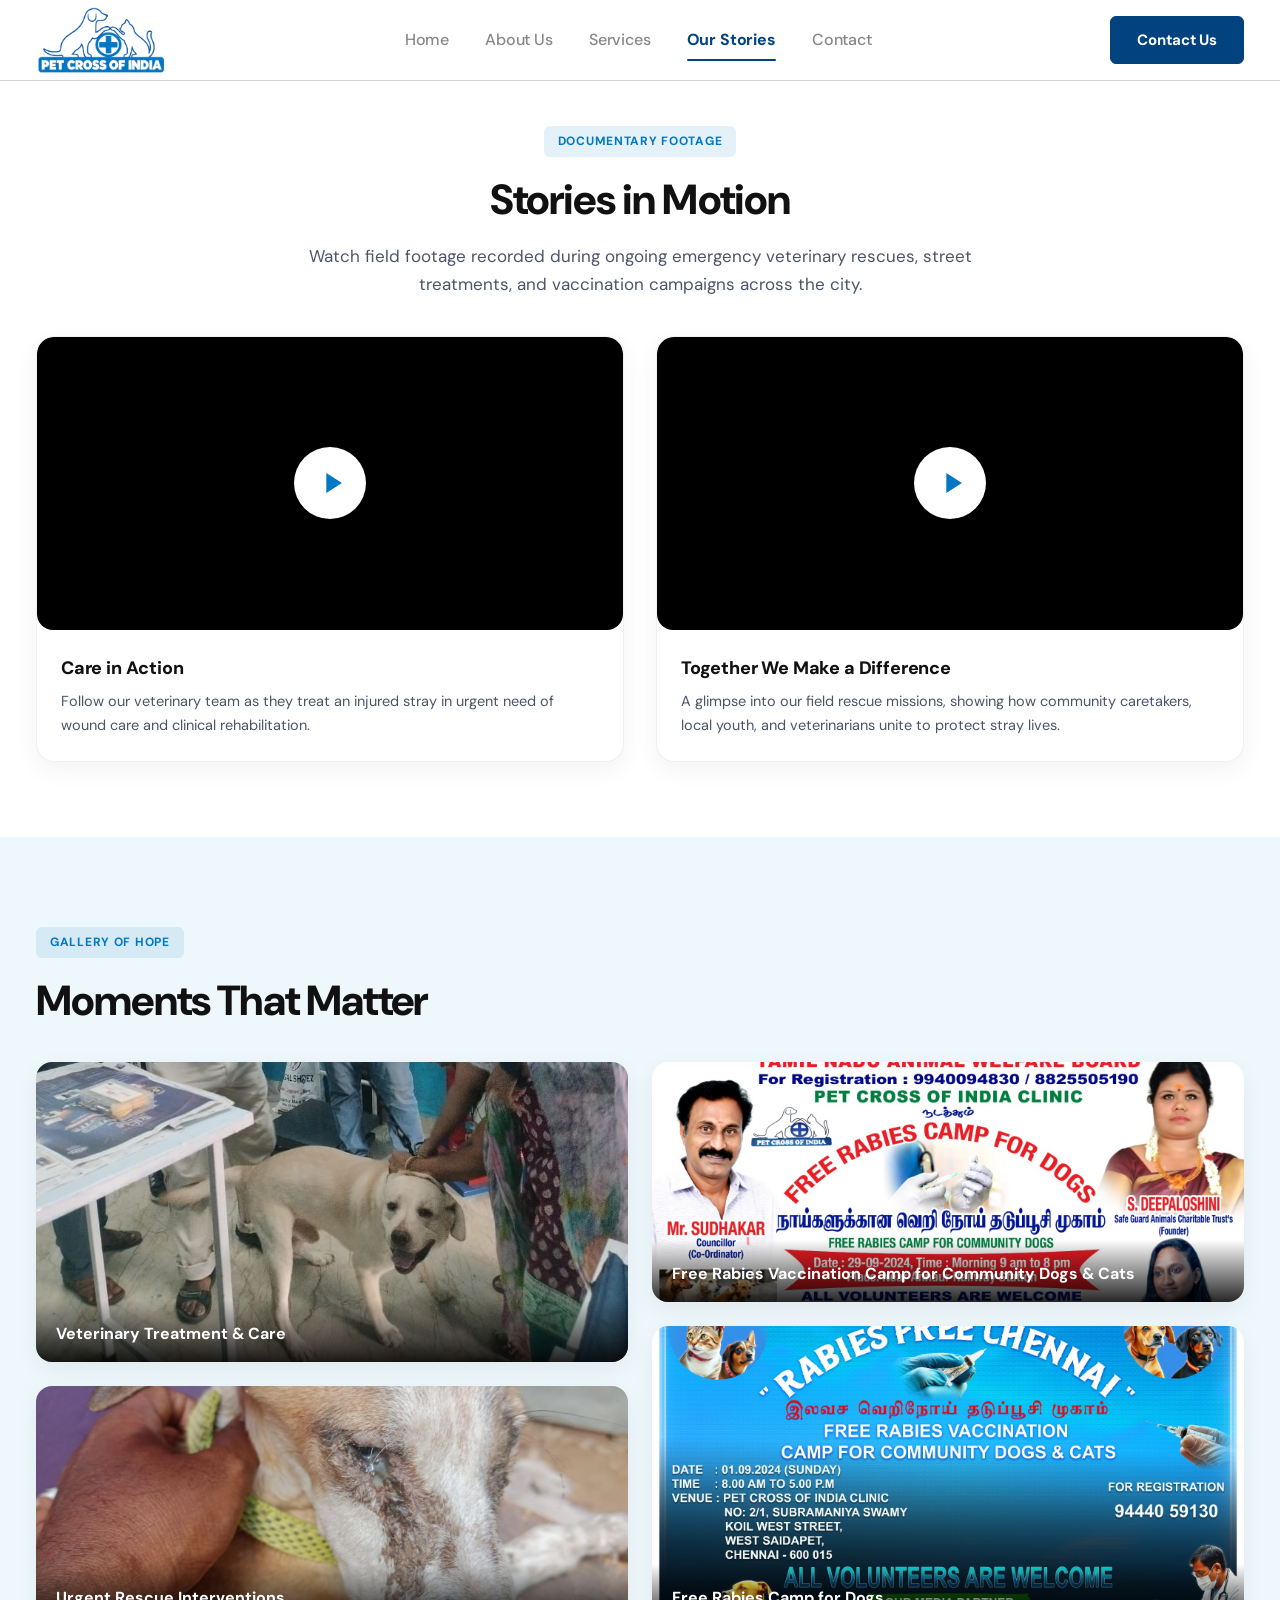
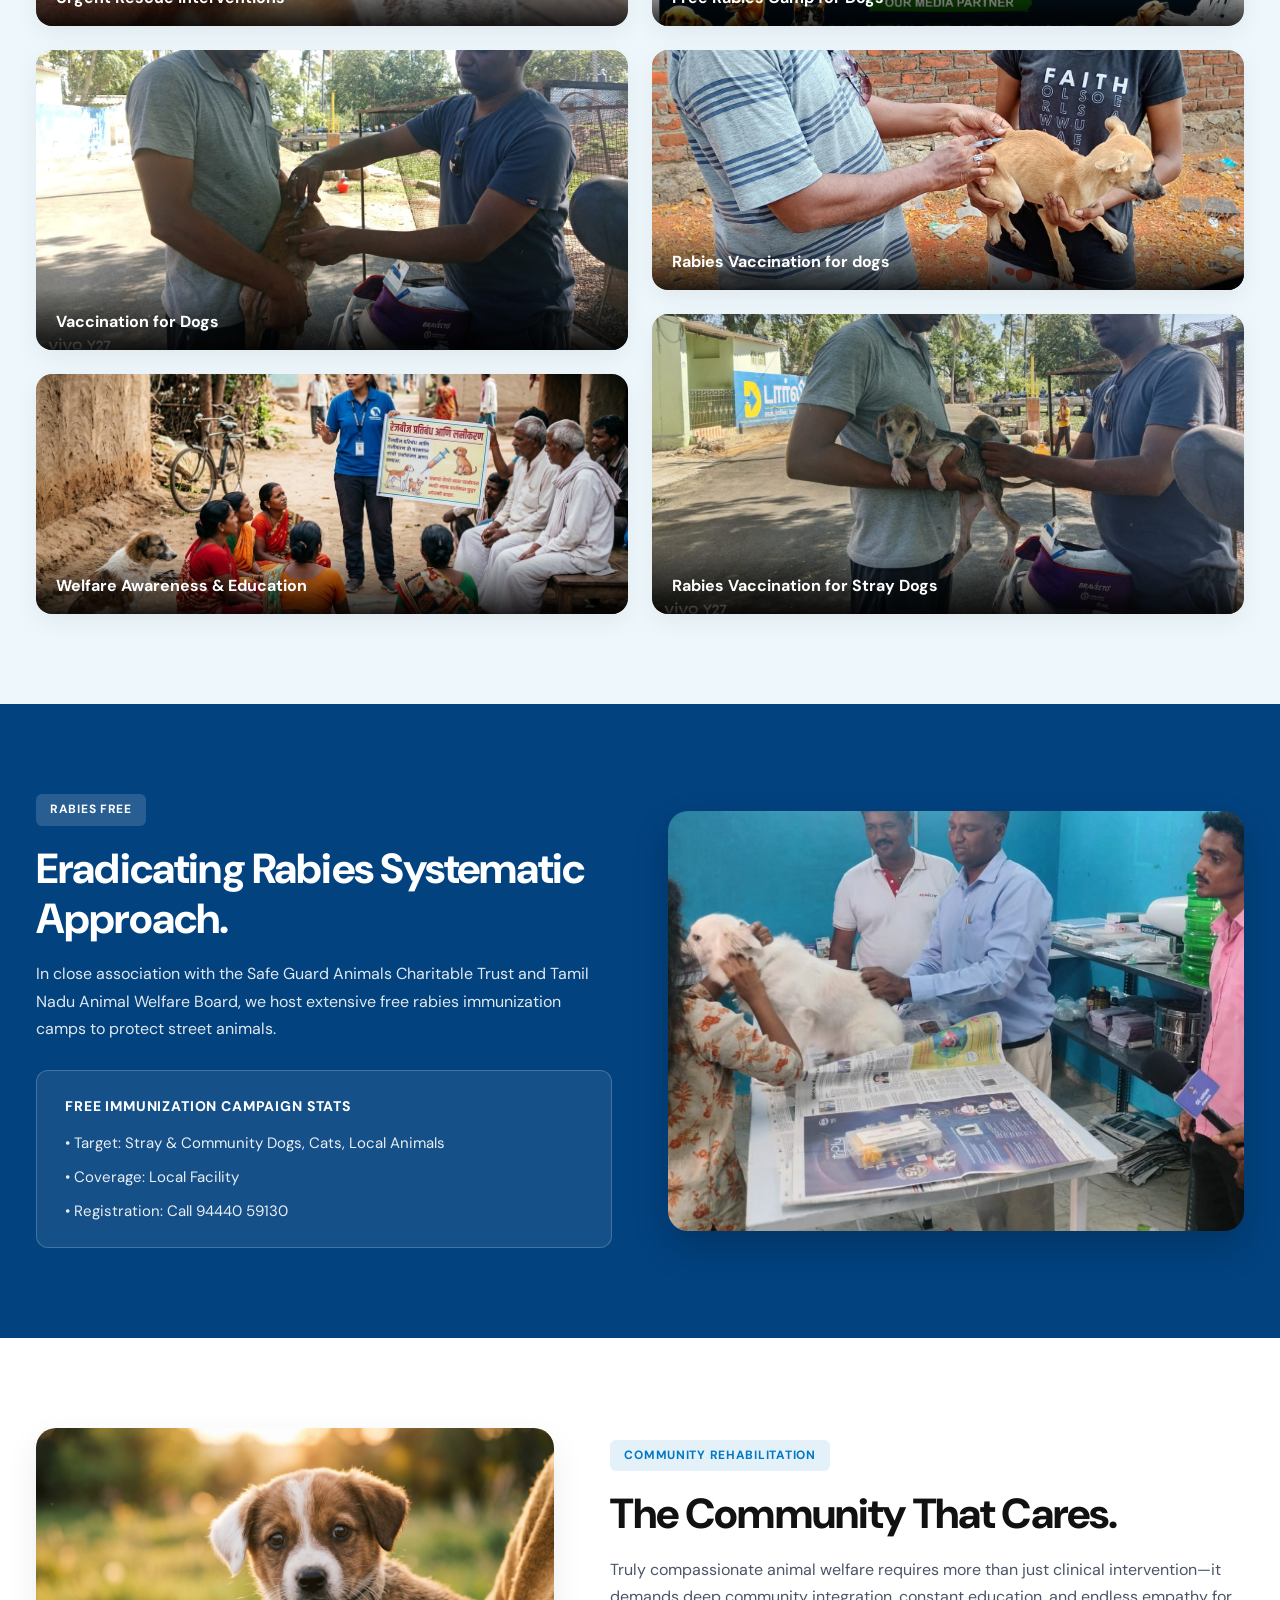
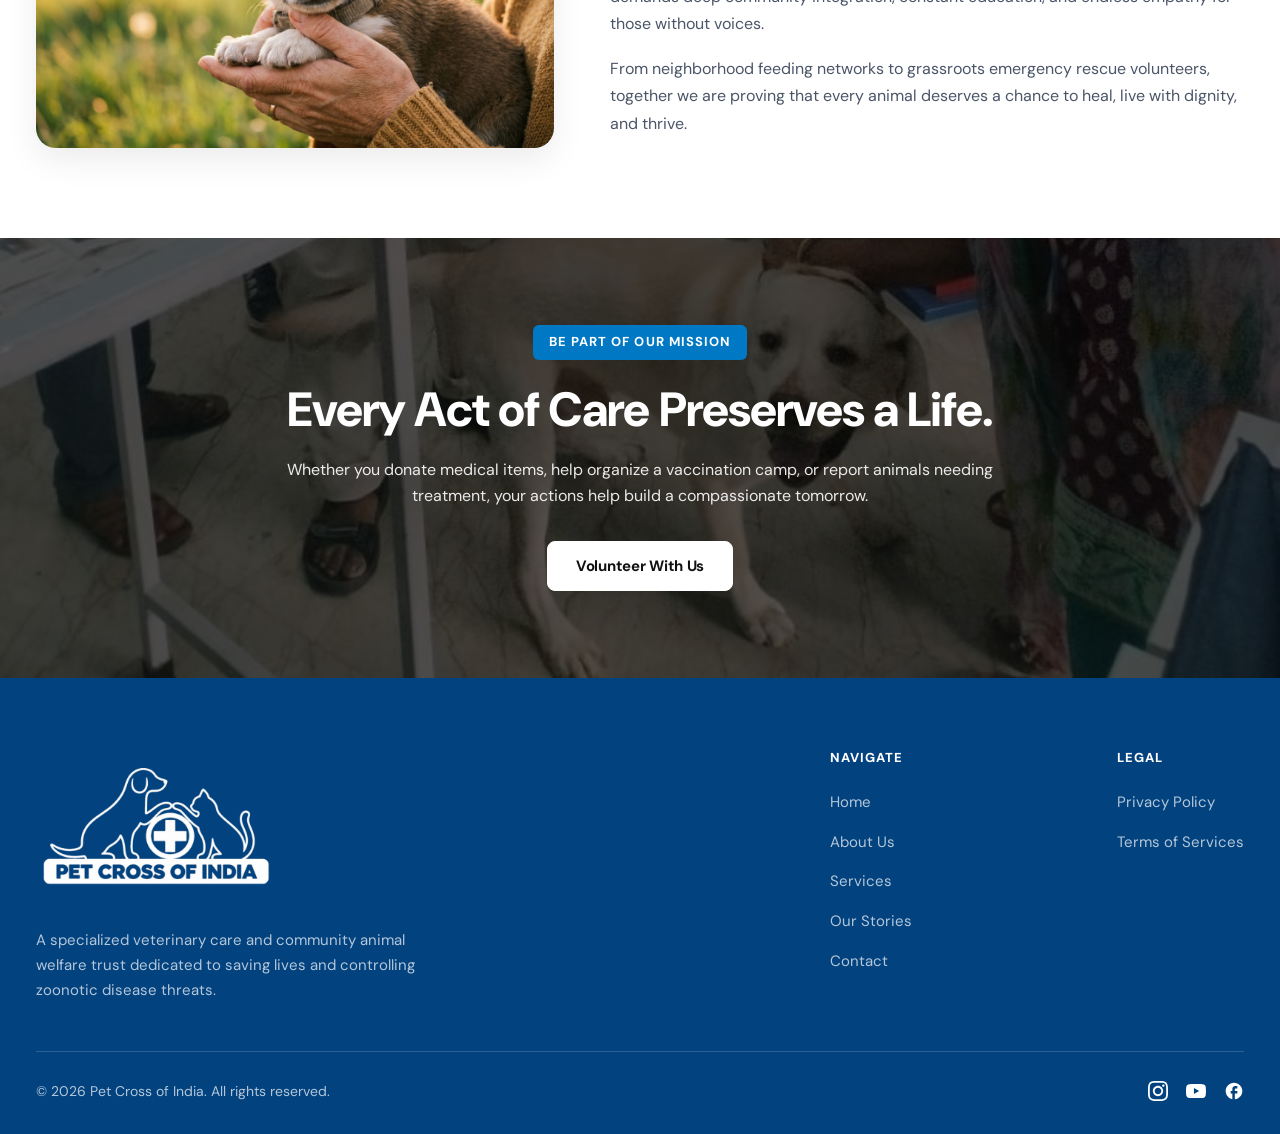
<file: pages/our-stories.html>
<!DOCTYPE html>
<html lang="en">
<head>
  <meta charset="UTF-8">
  <meta name="viewport" content="width=device-width, initial-scale=1.0">
  <title>Our Stories &amp; Field Rescues - Pet Cross of India | Real Animal Recovery Cases</title>
  <meta name="description" content="Read real animal recovery cases, puppy rescues, maggot wound healings, and street rabies prevention field stories from Pet Cross of India in Tirunelveli.">
  <meta name="keywords" content="animal rescue stories Tirunelveli, dog recovery cases, Pet Cross of India field work, stray dog healing, rabies vaccination success, Tirunelveli animal shelter, puppy rescue Tamil Nadu">
  <meta name="author" content="Pet Cross of India">
  <meta name="robots" content="index, follow, max-image-preview:large, max-snippet:-1, max-video-preview:-1">
  <link rel="canonical" href="https://www.petcrossofindia.com/pages/our-stories.html">

  <link rel="icon" type="image/png" href="../assets/images/footer-logo.png">
  <meta name="theme-color" content="#02427F">

  <meta name="geo.region" content="IN-TN">
  <meta name="geo.placename" content="Tirunelveli, Tamil Nadu, India">
  <meta name="geo.position" content="8.7290;77.6896">
  <meta name="ICBM" content="8.7290, 77.6896">
  <meta name="DC.title" content="Our Stories &amp; Field Rescues - Pet Cross of India">
  <meta name="DC.creator" content="Pet Cross of India">
  <meta name="DC.coverage" content="Tirunelveli, Tamil Nadu, India">
  <meta name="DC.subject" content="Animal Rescues, Puppy Healing, Rabies Prevention, Field Documentary">

  <meta property="og:type" content="website">
  <meta property="og:site_name" content="Pet Cross of India">
  <meta property="og:title" content="Our Stories &amp; Field Rescues - Pet Cross of India">
  <meta property="og:description" content="Real animal recovery cases, puppy rescues, and rabies prevention field stories from Tirunelveli.">
  <meta property="og:url" content="https://www.petcrossofindia.com/pages/our-stories.html">
  <meta property="og:image" content="https://www.petcrossofindia.com/assets/images/community-care-puppy.jpg">
  <meta property="og:image:alt" content="Pet Cross of India Animal Rescue Case in Tirunelveli">
  <meta property="og:image:width" content="1200">
  <meta property="og:image:height" content="675">
  <meta property="og:image:type" content="image/jpeg">
  <meta property="og:locale" content="en_IN">

  <meta name="twitter:card" content="summary_large_image">
  <meta name="twitter:title" content="Our Stories - Pet Cross of India">
  <meta name="twitter:description" content="Heartwarming rescue, recovery, and vaccination stories from Pet Cross of India in Tirunelveli.">
  <meta name="twitter:image" content="https://www.petcrossofindia.com/assets/images/community-care-puppy.jpg">
  <meta name="twitter:image:alt" content="Pet Cross of India Animal Rescue Case">

  <link rel="preconnect" href="https://fonts.googleapis.com">
  <link rel="preconnect" href="https://fonts.gstatic.com" crossorigin>
  <link href="https://fonts.googleapis.com/css2?family=DM+Sans:ital,opsz,wght@0,9..40,100..1000;1,9..40,100..1000&display=swap" rel="stylesheet">
  
  <link rel="stylesheet" href="../css/style.css">
  <link rel="stylesheet" href="../css/stories.css">

  <script type="application/ld+json">
  {
    "@context": "https://schema.org",
    "@graph": [
      {
        "@type": "CollectionPage",
        "@id": "https://www.petcrossofindia.com/pages/our-stories.html#webpage",
        "url": "https://www.petcrossofindia.com/pages/our-stories.html",
        "name": "Our Stories & Field Rescues - Pet Cross of India",
        "description": "Heartwarming rescue, recovery, field footage, and community vaccination stories from Pet Cross of India in Tirunelveli.",
        "isPartOf": {
          "@type": "WebSite",
          "@id": "https://www.petcrossofindia.com/#website",
          "name": "Pet Cross of India",
          "url": "https://www.petcrossofindia.com/"
        },
        "breadcrumb": {
          "@type": "BreadcrumbList",
          "itemListElement": [
            {
              "@type": "ListItem",
              "position": 1,
              "name": "Home",
              "item": "https://www.petcrossofindia.com/"
            },
            {
              "@type": "ListItem",
              "position": 2,
              "name": "Our Stories",
              "item": "https://www.petcrossofindia.com/pages/our-stories.html"
            }
          ]
        }
      },
      {
        "@type": ["VeterinaryCare", "LocalBusiness", "NGO", "AnimalShelter"],
        "@id": "https://www.petcrossofindia.com/#organization",
        "name": "Pet Cross of India",
        "url": "https://www.petcrossofindia.com/",
        "logo": "https://www.petcrossofindia.com/assets/images/logo.png",
        "telephone": "+919444059130",
        "email": "petcrosssofindia@gmail.com",
        "address": {
          "@type": "PostalAddress",
          "streetAddress": "232, Saliyar street, Tirunelveli Town",
          "addressLocality": "Tirunelveli",
          "addressRegion": "Tamil Nadu",
          "postalCode": "627006",
          "addressCountry": "IN"
        },
        "geo": {
          "@type": "GeoCoordinates",
          "latitude": 8.7290,
          "longitude": 77.6896
        },
        "sameAs": [
          "https://wa.me/919444059130"
        ]
      }
    ]
  }
  </script>
</head>
<body>

  <header class="site-header" id="site-header">
    <div class="header-container">
      <a href="../index.html" class="header-brand" aria-label="Pet Cross of India Home">
        <img src="../assets/images/logo.png" alt="Pet Cross of India Logo" class="header-logo">
      </a>

      <nav class="header-nav" id="primary-navigation" aria-label="Primary Navigation">
        <ul class="nav-list">
          <li class="nav-item">
            <a href="../index.html" class="nav-link">Home</a>
          </li>
          <li class="nav-item">
            <a href="about.html" class="nav-link">About Us</a>
          </li>
          <li class="nav-item">
            <a href="services.html" class="nav-link">Services</a>
          </li>
          <li class="nav-item">
            <a href="our-stories.html" class="nav-link active">Our Stories</a>
          </li>
          <li class="nav-item">
            <a href="contact.html" class="nav-link">Contact</a>
          </li>
        </ul>

        <div class="mobile-action-wrapper">
          <a href="contact.html" class="btn-contact">Contact Us</a>
        </div>
      </nav>

      <div class="header-action">
        <a href="contact.html" class="btn-contact">Contact Us</a>
      </div>

      <button class="mobile-toggle" id="mobile-toggle" aria-label="Toggle Navigation Menu" aria-expanded="false" aria-controls="primary-navigation">
        <div class="hamburger-icon">
          <span></span>
          <span></span>
          <span></span>
        </div>
      </button>
    </div>
  </header>

  <div class="nav-backdrop" id="nav-backdrop"></div>

  <main>
    <section class="section stories-intro-section">
      <div class="container">
        <div class="section-header-center">
          <span class="badge">DOCUMENTARY FOOTAGE</span>
          <h1 class="section-title">Stories in Motion</h1>
          <p class="section-subtitle">Watch field footage recorded during ongoing emergency veterinary rescues, street treatments, and vaccination campaigns across the city.</p>
        </div>
        <div class="story-videos-grid">
          <div class="story-video-card">
            <div class="video-wrapper">
              <video class="video-media" preload="metadata" playsinline>
                <source src="../assets/videos/affected-dog2.mp4" type="video/mp4">
                Your browser does not support the video tag.
              </video>
              <button class="video-play-btn" aria-label="Play Care in Action video">
                <svg viewBox="0 0 24 24"><path d="M8 5v14l11-7z"/></svg>
              </button>
            </div>
            <div class="story-video-body">
              <h3 class="story-video-title">Care in Action</h3>
              <p class="story-video-desc">Follow our veterinary team as they treat an injured stray in urgent need of wound care and clinical rehabilitation.</p>
            </div>
          </div>
          <div class="story-video-card">
            <div class="video-wrapper">
              <video class="video-media" preload="metadata" playsinline>
                <source src="../assets/videos/stray-dogs.mp4" type="video/mp4">
                Your browser does not support the video tag.
              </video>
              <button class="video-play-btn" aria-label="Play Together We Make a Difference video">
                <svg viewBox="0 0 24 24"><path d="M8 5v14l11-7z"/></svg>
              </button>
            </div>
            <div class="story-video-body">
              <h3 class="story-video-title">Together We Make a Difference</h3>
              <p class="story-video-desc">A glimpse into our field rescue missions, showing how community caretakers, local youth, and veterinarians unite to protect stray lives.</p>
            </div>
          </div>
        </div>
      </div>
    </section>

    <section class="section bg-light-blue">
      <div class="container">
        <div style="margin-bottom: 36px;">
          <span class="badge">GALLERY OF HOPE</span>
          <h2 class="section-title">Moments That Matter</h2>
        </div>
        <div class="stories-columns">
          <div class="stories-col">
            <div class="story-card story-card-tall">
              <img src="../assets/images/vaccine.jpeg" alt="Veterinary Treatment & Care" class="story-img-outreach">
              <div class="story-overlay">
                <span class="story-title">Veterinary Treatment &amp; Care</span>
              </div>
            </div>
            <div class="story-card story-card-short">
              <img src="../assets/images/wounded-dog1.jpeg" alt="Urgent Rescue Interventions" class="story-img-rescue">
              <div class="story-overlay">
                <span class="story-title">Urgent Rescue Interventions</span>
              </div>
            </div>
            <div class="story-card story-card-tall">
              <img src="../assets/images/stray-dog2.jpeg" alt="Vaccination for Dogs" class="story-img-outdoor">
              <div class="story-overlay">
                <span class="story-title">Vaccination for Dogs</span>
              </div>
            </div>
            <div class="story-card story-card-short">
              <img src="../assets/images/welfare-awareness.jpg" alt="Welfare Awareness & Education" class="story-img-welfare">
              <div class="story-overlay">
                <span class="story-title">Welfare Awareness &amp; Education</span>
              </div>
            </div>
          </div>
          <div class="stories-col">
            <div class="story-card story-card-short">
              <img src="../assets/images/poster.jpeg" alt="Free Rabies Vaccination Camp for Community Dogs & Cats" class="story-img-poster1">
              <div class="story-overlay">
                <span class="story-title">Free Rabies Vaccination Camp for Community Dogs &amp; Cats</span>
              </div>
            </div>
            <div class="story-card story-card-tall">
              <img src="../assets/images/poster2.jpeg" alt="Free Rabies Camp for Dogs" class="story-img-poster2">
              <div class="story-overlay">
                <span class="story-title">Free Rabies Camp for Dogs</span>
              </div>
            </div>
            <div class="story-card story-card-short">
              <img src="../assets/images/stray-dog3.jpeg" alt="Rabies Vaccination for dogs" class="story-img-puppy">
              <div class="story-overlay">
                <span class="story-title">Rabies Vaccination for dogs</span>
              </div>
            </div>
            <div class="story-card story-card-tall">
              <img src="../assets/images/stray-dog1.jpeg" alt="Rabies Vaccination for Stray Dogs" class="story-img-puppies-road">
              <div class="story-overlay">
                <span class="story-title">Rabies Vaccination for Stray Dogs</span>
              </div>
            </div>
          </div>
        </div>
      </div>
    </section>

    <section class="section bg-primary-blue" id="eradicating-rabies">
      <div class="container">
        <div class="rabies-grid">
          <div class="content-block">
            <span class="badge" style="background-color: rgba(255, 255, 255, 0.15); color: #FFFFFF;">RABIES FREE</span>
            <h2 class="section-title" style="color: #FFFFFF;">Eradicating Rabies Systematic Approach.</h2>
            <p style="color: rgba(255, 255, 255, 0.88);">In close association with the Safe Guard Animals Charitable Trust and Tamil Nadu Animal Welfare Board, we host extensive free rabies immunization camps to protect street animals.</p>
            <div class="rabies-stats-box">
              <h4>FREE IMMUNIZATION CAMPAIGN STATS</h4>
              <ul class="rabies-stats-list">
                <li><span>&#8226; Target: Stray &amp; Community Dogs, Cats, Local Animals</span></li>
                <li><span>&#8226; Coverage: Local Facility</span></li>
                <li><span>&#8226; Registration: Call 94440 59130</span></li>
              </ul>
            </div>
          </div>
          <div class="rabies-img-wrapper">
            <img src="../assets/images/vaccine2.jpeg" alt="Rabies Free Vaccination Outreach" class="rabies-img">
          </div>
        </div>
      </div>
    </section>

    <section class="section">
      <div class="container">
        <div class="community-grid">
          <div class="community-img-wrapper">
            <img src="../assets/images/community-care-puppy.jpg" alt="The Community That Cares" class="community-img">
          </div>
          <div class="content-block community-content">
            <span class="badge">COMMUNITY REHABILITATION</span>
            <h2 class="section-title">The Community That Cares.</h2>
            <p>Truly compassionate animal welfare requires more than just clinical intervention—it demands deep community integration, constant education, and endless empathy for those without voices.</p>
            <p>From neighborhood feeding networks to grassroots emergency rescue volunteers, together we are proving that every animal deserves a chance to heal, live with dignity, and thrive.</p>
          </div>
        </div>
      </div>
    </section>

    <section class="section-stories-cta">
      <div class="stories-cta-content">
        <span class="hero-badge">BE PART OF OUR MISSION</span>
        <h2>Every Act of Care Preserves a Life.</h2>
        <p>Whether you donate medical items, help organize a vaccination camp, or report animals needing treatment, your actions help build a compassionate tomorrow.</p>
        <div class="stories-hero-actions">
          <a href="https://wa.me/919444059130?text=Hello%2C%20I%20am%20interested%20in%20volunteering%20with%20Pet%20Cross%20of%20India." target="_blank" rel="noopener noreferrer" class="btn-white">Volunteer With Us</a>
        </div>
      </div>
    </section>
  </main>

  <footer class="site-footer">
    <div class="footer-container">
      <div class="footer-top">
        <div class="footer-brand">
          <img src="../assets/images/footer-logo.png" alt="Pet Cross of India Logo" class="footer-logo">
          <p>A specialized veterinary care and community animal welfare trust dedicated to saving lives and controlling zoonotic disease threats.</p>
        </div>
        <div class="footer-col">
          <h4>NAVIGATE</h4>
          <ul class="footer-links">
            <li><a href="../index.html">Home</a></li>
            <li><a href="about.html">About Us</a></li>
            <li><a href="services.html">Services</a></li>
            <li><a href="our-stories.html">Our Stories</a></li>
            <li><a href="contact.html">Contact</a></li>
          </ul>
        </div>
        <div class="footer-col">
          <h4>LEGAL</h4>
          <ul class="footer-links">
            <li><a href="#">Privacy Policy</a></li>
            <li><a href="#">Terms of Services</a></li>
          </ul>
        </div>
      </div>
      <div class="footer-bottom">
        <div class="footer-copyright">&copy; 2026 Pet Cross of India. All rights reserved.</div>
        <div class="footer-social-links">
          <a href="#" class="footer-social-link" aria-label="Instagram">
            <svg viewBox="0 0 24 24"><path d="M12 2.163c3.204 0 3.584.012 4.85.07 3.252.148 4.771 1.691 4.919 4.919.058 1.265.069 1.645.069 4.849 0 3.205-.012 3.584-.069 4.849-.149 3.225-1.664 4.771-4.919 4.919-1.266.058-1.644.07-4.85.07-3.204 0-3.584-.012-4.849-.07-3.26-.149-4.771-1.699-4.919-4.92-.058-1.265-.07-1.644-.07-4.849 0-3.204.013-3.583.07-4.849.149-3.227 1.664-4.771 4.919-4.919 1.266-.057 1.645-.069 4.849-.069zm0-2.163c-3.259 0-3.667.014-4.947.072-4.358.2-6.78 2.618-6.98 6.98-.059 1.281-.073 1.689-.073 4.948 0 3.259.014 3.668.072 4.948.2 4.358 2.618 6.78 6.98 6.98 1.281.058 1.689.072 4.948.072 3.259 0 3.668-.014 4.948-.072 4.354-.2 6.782-2.618 6.979-6.98.059-1.28.073-1.689.073-4.948 0-3.259-.014-3.667-.072-4.947-.196-4.354-2.617-6.78-6.979-6.98-1.281-.059-1.69-.073-4.949-.073zm0 5.838c-3.403 0-6.162 2.759-6.162 6.162s2.759 6.163 6.162 6.163 6.162-2.759 6.162-6.163c0-3.403-2.759-6.162-6.162-6.162zm0 10.162c-2.209 0-4-1.79-4-4 0-2.209 1.791-4 4-4s4 1.791 4 4c0 2.21-1.791 4-4 4zm6.406-11.845c-.796 0-1.441.645-1.441 1.44s.645 1.44 1.441 1.44c.795 0 1.439-.645 1.439-1.44s-.644-1.44-1.439-1.44z"/></svg>
        </a>
        <a href="#" class="footer-social-link" aria-label="YouTube">
          <svg viewBox="0 0 24 24"><path d="M23.498 6.186a3.016 3.016 0 0 0-2.122-2.136C19.505 3.545 12 3.545 12 3.545s-7.505 0-9.377.505A3.017 3.017 0 0 0 .502 6.186C0 8.07 0 12 0 12s0 3.93.502 5.814a3.016 3.016 0 0 0 2.122 2.136c1.871.505 9.376.505 9.376.505s7.505 0 9.377-.505a3.015 3.015 0 0 0 2.122-2.136C24 15.93 24 12 24 12s0-3.93-.502-5.814zM9.545 15.568V8.432L15.818 12l-6.273 3.568z"/></svg>
        </a>
        <a href="#" class="footer-social-link" aria-label="Facebook">
          <svg viewBox="0 0 24 24"><path d="M22 12c0-5.52-4.48-10-10-10S2 6.48 2 12c0 4.84 3.44 8.87 8 9.8V15H8v-3h2V9.5C10 7.57 11.57 6 13.5 6H16v3h-2c-.55 0-1 .45-1 1v2h3v3h-3v6.95C18.05 21.45 22 17.19 22 12z"/></svg>
        </a>
      </div>
    </div>
  </footer>

  <script src="../js/header.js"></script>
  <script src="../js/main.js"></script>
</body>
</html>
</file>
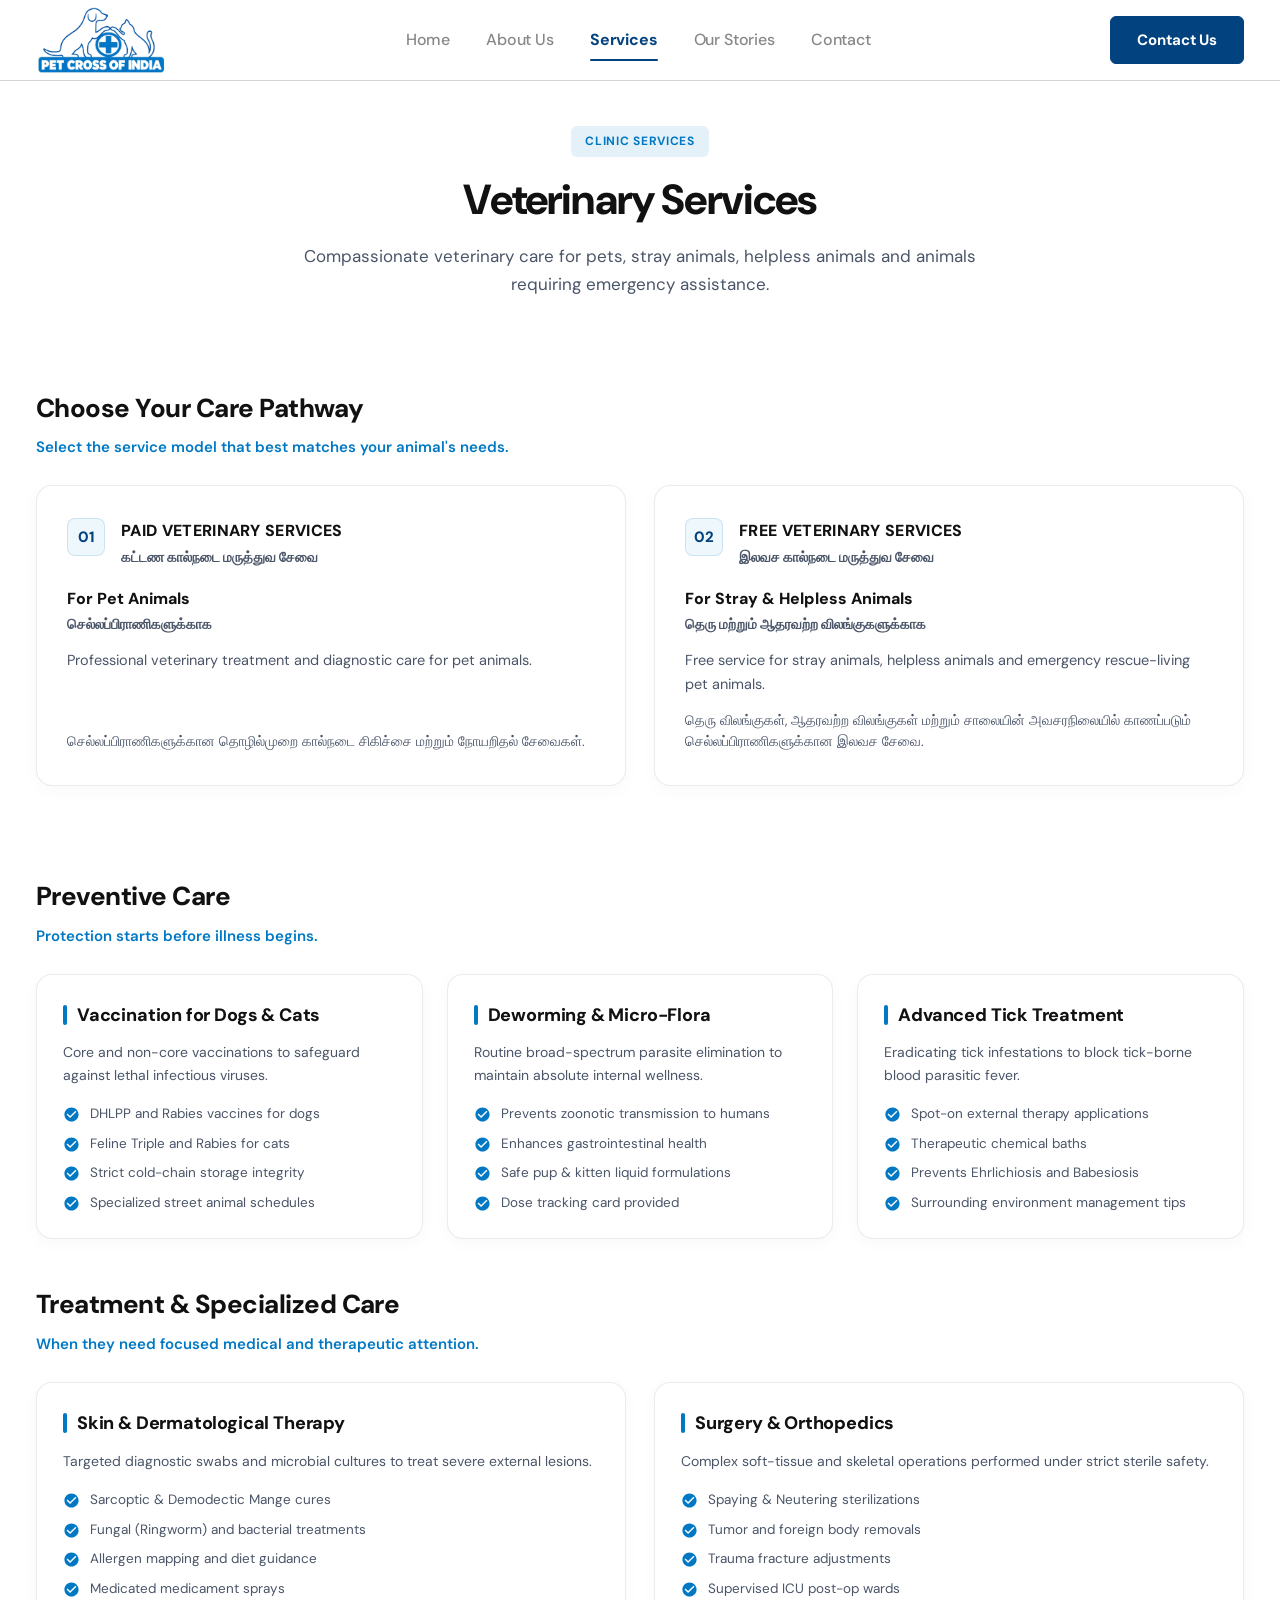
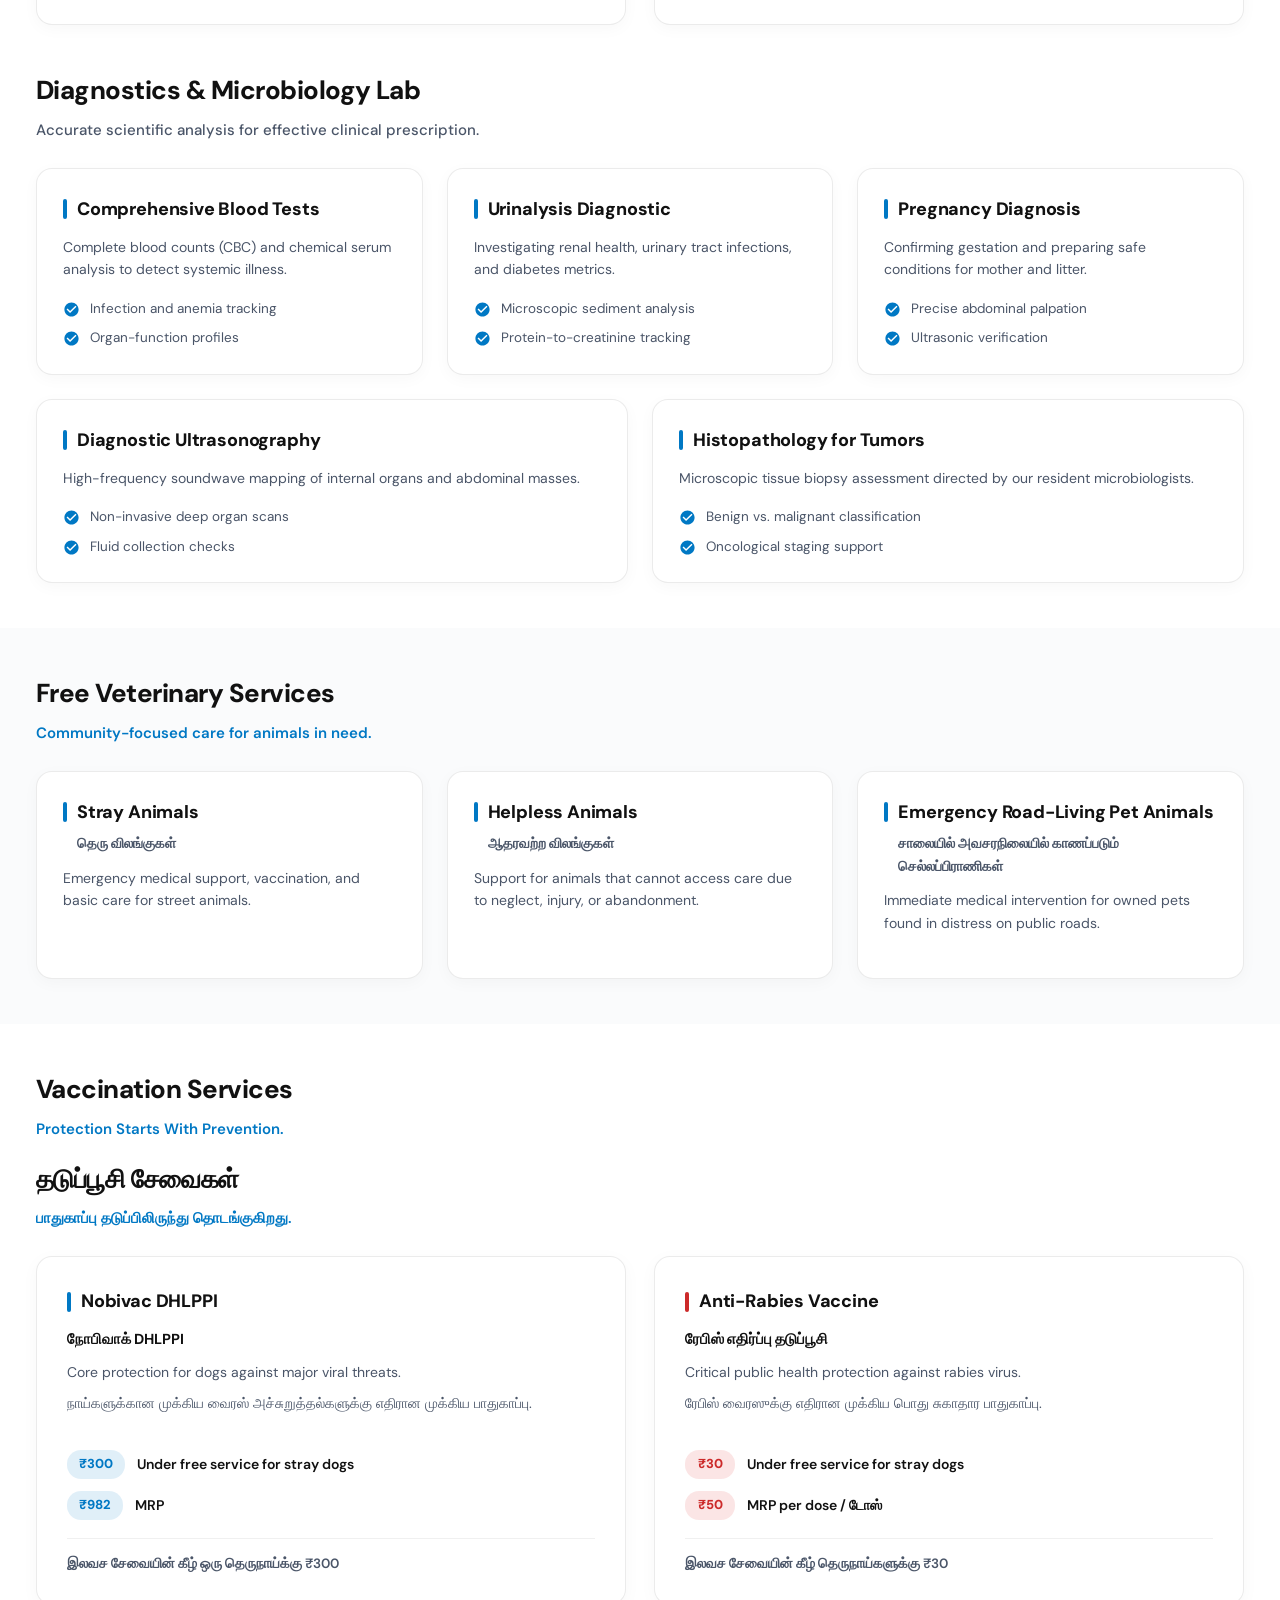
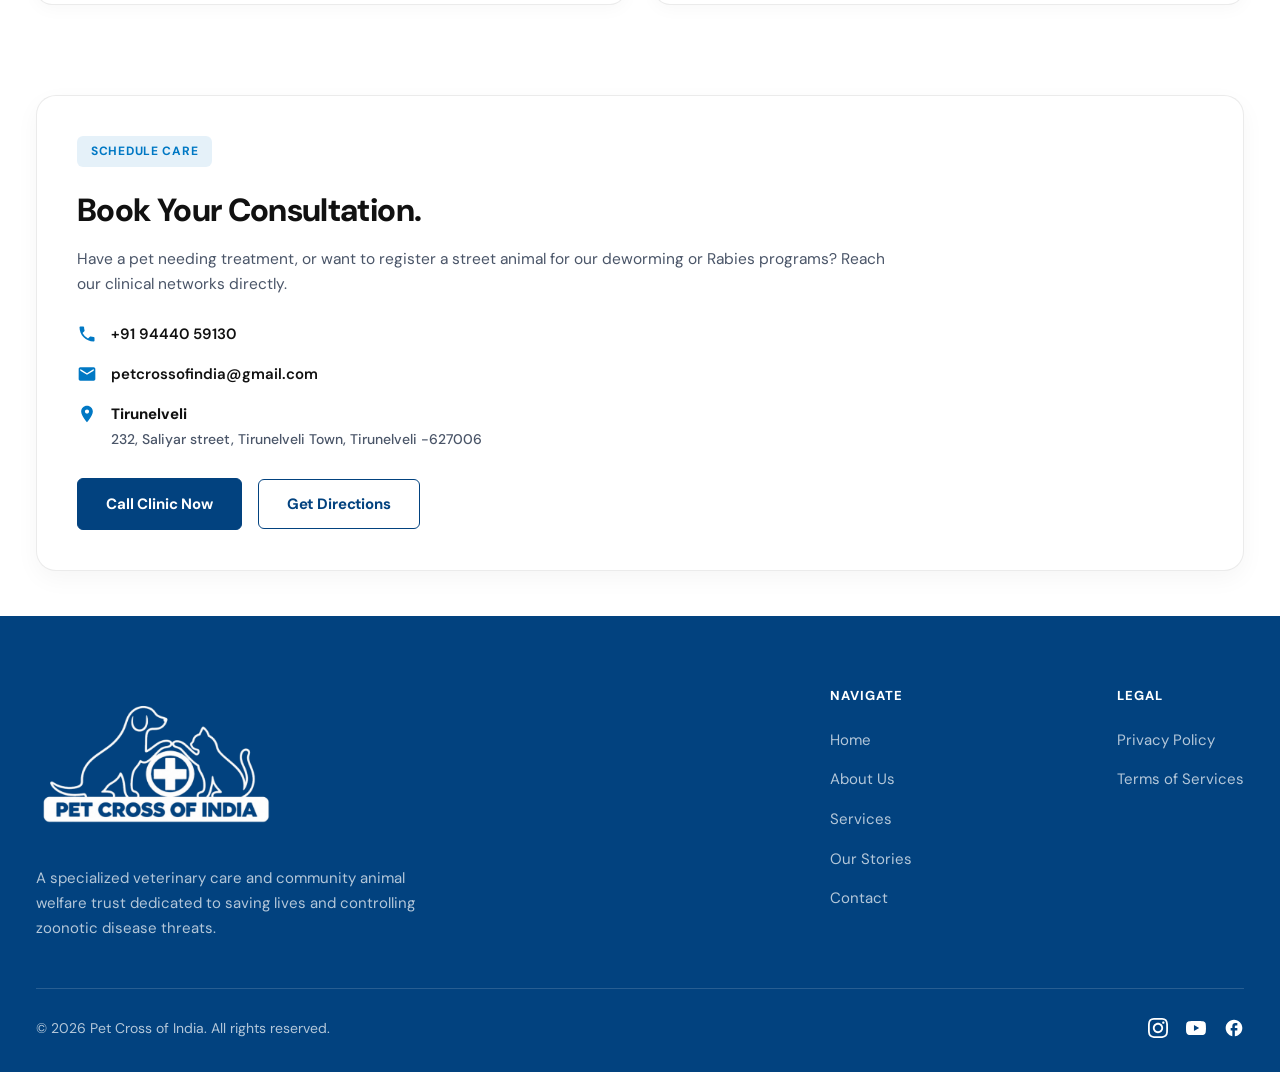
<file: pages/services.html>
<!DOCTYPE html>
<html lang="en">
<head>
  <meta charset="UTF-8">
  <meta name="viewport" content="width=device-width, initial-scale=1.0">
  <title>Veterinary Services &amp; Medical Care - Pet Cross of India | Tirunelveli</title>
  <meta name="description" content="Comprehensive veterinary services in Tirunelveli: general medicine, emergency trauma surgery, animal birth control (ABC), pet diagnostics, vaccinations, rabies prevention, and intensive post-operative care.">
  <meta name="keywords" content="veterinary services Tirunelveli, pet surgery Tirunelveli, animal vaccinations Tamil Nadu, animal birth control ABC, pet clinic Tirunelveli Town, veterinary diagnostics, dog emergency care Tirunelveli, cat veterinary treatment">
  <meta name="author" content="Pet Cross of India">
  <meta name="robots" content="index, follow, max-image-preview:large, max-snippet:-1, max-video-preview:-1">
  <link rel="canonical" href="https://www.petcrossofindia.com/pages/services.html">

  <link rel="icon" type="image/png" href="../assets/images/footer-logo.png">
  <meta name="theme-color" content="#02427F">

  <meta name="geo.region" content="IN-TN">
  <meta name="geo.placename" content="Tirunelveli, Tamil Nadu, India">
  <meta name="geo.position" content="8.7290;77.6896">
  <meta name="ICBM" content="8.7290, 77.6896">
  <meta name="DC.title" content="Veterinary Services &amp; Medical Care - Pet Cross of India">
  <meta name="DC.creator" content="Pet Cross of India">
  <meta name="DC.coverage" content="Tirunelveli, Tamil Nadu, India">
  <meta name="DC.subject" content="Veterinary Surgery, Pet Vaccinations, Animal Birth Control ABC, Emergency Trauma, Diagnostics">

  <meta property="og:type" content="website">
  <meta property="og:site_name" content="Pet Cross of India">
  <meta property="og:title" content="Veterinary Services &amp; Medical Care - Pet Cross of India">
  <meta property="og:description" content="Comprehensive veterinary services, trauma surgeries, sterilization, diagnostics, and community rescue treatments in Tirunelveli.">
  <meta property="og:url" content="https://www.petcrossofindia.com/pages/services.html">
  <meta property="og:image" content="https://www.petcrossofindia.com/assets/images/vaccine.jpeg">
  <meta property="og:image:alt" content="Pet Cross of India Veterinary Services in Tirunelveli">
  <meta property="og:image:width" content="1200">
  <meta property="og:image:height" content="675">
  <meta property="og:image:type" content="image/jpeg">
  <meta property="og:locale" content="en_IN">

  <meta name="twitter:card" content="summary_large_image">
  <meta name="twitter:title" content="Veterinary Services - Pet Cross of India">
  <meta name="twitter:description" content="Comprehensive veterinary care, diagnostics, surgeries, and community welfare treatments in Tirunelveli.">
  <meta name="twitter:image" content="https://www.petcrossofindia.com/assets/images/vaccine.jpeg">
  <meta name="twitter:image:alt" content="Pet Cross of India Veterinary Services">

  <link rel="preconnect" href="https://fonts.googleapis.com">
  <link rel="preconnect" href="https://fonts.gstatic.com" crossorigin>
  <link href="https://fonts.googleapis.com/css2?family=DM+Sans:ital,opsz,wght@0,9..40,100..1000;1,9..40,100..1000&display=swap" rel="stylesheet">
  
  <link rel="stylesheet" href="../css/style.css">
  <link rel="stylesheet" href="../css/services.css">

  <script type="application/ld+json">
  {
    "@context": "https://schema.org",
    "@graph": [
      {
        "@type": "MedicalWebPage",
        "@id": "https://www.petcrossofindia.com/pages/services.html#webpage",
        "url": "https://www.petcrossofindia.com/pages/services.html",
        "name": "Veterinary Services & Medical Care - Pet Cross of India",
        "description": "Comprehensive veterinary services, preventive healthcare, specialized surgery, diagnostics, and community rescue treatments in Tirunelveli, Tamil Nadu.",
        "isPartOf": {
          "@type": "WebSite",
          "@id": "https://www.petcrossofindia.com/#website",
          "name": "Pet Cross of India",
          "url": "https://www.petcrossofindia.com/"
        },
        "breadcrumb": {
          "@type": "BreadcrumbList",
          "itemListElement": [
            {
              "@type": "ListItem",
              "position": 1,
              "name": "Home",
              "item": "https://www.petcrossofindia.com/"
            },
            {
              "@type": "ListItem",
              "position": 2,
              "name": "Services",
              "item": "https://www.petcrossofindia.com/pages/services.html"
            }
          ]
        }
      },
      {
        "@type": ["VeterinaryCare", "LocalBusiness", "NGO", "AnimalShelter"],
        "@id": "https://www.petcrossofindia.com/#organization",
        "name": "Pet Cross of India",
        "alternateName": "Pet Cross of India Animal Welfare Trust & Veterinary Clinic",
        "url": "https://www.petcrossofindia.com/",
        "logo": "https://www.petcrossofindia.com/assets/images/logo.png",
        "telephone": "+919444059130",
        "email": "petcrosssofindia@gmail.com",
        "address": {
          "@type": "PostalAddress",
          "streetAddress": "232, Saliyar street, Tirunelveli Town",
          "addressLocality": "Tirunelveli",
          "addressRegion": "Tamil Nadu",
          "postalCode": "627006",
          "addressCountry": "IN"
        },
        "geo": {
          "@type": "GeoCoordinates",
          "latitude": 8.7290,
          "longitude": 77.6896
        },
        "hasOfferCatalog": {
          "@type": "OfferCatalog",
          "name": "Veterinary & Animal Welfare Services",
          "itemListElement": [
            {
              "@type": "Offer",
              "itemOffered": {
                "@type": "Service",
                "name": "General Clinical & OPD Care",
                "description": "Clinical examination, wellness diagnostics, disease treatment, and outpatient care for companion animals."
              }
            },
            {
              "@type": "Offer",
              "itemOffered": {
                "@type": "Service",
                "name": "Emergency Trauma & Soft Tissue Surgery",
                "description": "Critical emergency trauma response, fracture stabilization, wound management, and reconstructive soft tissue surgeries."
              }
            },
            {
              "@type": "Offer",
              "itemOffered": {
                "@type": "Service",
                "name": "Animal Birth Control (ABC / Spay & Neuter)",
                "description": "Humane population control surgeries, sterilizations, and postoperative recovery monitoring."
              }
            },
            {
              "@type": "Offer",
              "itemOffered": {
                "@type": "Service",
                "name": "Vaccination & Anti-Rabies Drives",
                "description": "Core multi-antigen vaccinations, rabies immunizations, and community street dog herd immunity drives."
              }
            },
            {
              "@type": "Offer",
              "itemOffered": {
                "@type": "Service",
                "name": "Post-Operative Inpatient Recovery & Boarding",
                "description": "Sterile inpatient kennels, 24/7 observation, wound dressings, and supportive nutritional therapy."
              }
            }
          ]
        },
        "sameAs": [
          "https://wa.me/919444059130"
        ]
      }
    ]
  }
  </script>
</head>
<body class="services-page">

  <header class="site-header" id="site-header">
    <div class="header-container">
      <a href="../index.html" class="header-brand" aria-label="Pet Cross of India Home">
        <img src="../assets/images/logo.png" alt="Pet Cross of India Logo" class="header-logo">
      </a>

      <nav class="header-nav" id="primary-navigation" aria-label="Primary Navigation">
        <ul class="nav-list">
          <li class="nav-item">
            <a href="../index.html" class="nav-link">Home</a>
          </li>
          <li class="nav-item">
            <a href="about.html" class="nav-link">About Us</a>
          </li>
          <li class="nav-item">
            <a href="services.html" class="nav-link active">Services</a>
          </li>
          <li class="nav-item">
            <a href="our-stories.html" class="nav-link">Our Stories</a>
          </li>
          <li class="nav-item">
            <a href="contact.html" class="nav-link">Contact</a>
          </li>
        </ul>

        <div class="mobile-action-wrapper">
          <a href="contact.html" class="btn-contact">Contact Us</a>
        </div>
      </nav>

      <div class="header-action">
        <a href="contact.html" class="btn-contact">Contact Us</a>
      </div>

      <button class="mobile-toggle" id="mobile-toggle" aria-label="Toggle Navigation Menu" aria-expanded="false" aria-controls="primary-navigation">
        <div class="hamburger-icon">
          <span></span>
          <span></span>
          <span></span>
        </div>
      </button>
    </div>
  </header>

  <div class="nav-backdrop" id="nav-backdrop"></div>

  <main>
    <section class="section services-intro-section">
      <div class="container">
        <div class="section-header-center">
          <span class="badge">CLINIC SERVICES</span>
          <h1 class="section-title">Veterinary Services</h1>
          <p class="section-subtitle">Compassionate veterinary care for pets, stray animals, helpless animals and animals requiring emergency assistance.</p>
        </div>
      </div>
    </section>

    <section class="section services-group-section">
      <div class="container">
        <div class="services-section-header">
          <h2 class="services-section-title">Choose Your Care Pathway</h2>
          <p class="services-section-subtitle">Select the service model that best matches your animal's needs.</p>
        </div>

        <div class="pathways-grid">
          <div class="pathway-card">
            <div class="pathway-header-row">
              <div class="pathway-badge-number">01</div>
              <div class="pathway-titles-block">
                <span class="pathway-main-title">PAID VETERINARY SERVICES</span>
                <span class="pathway-tamil-title">கட்டண கால்நடை மருத்துவ சேவை</span>
              </div>
            </div>
            <div class="pathway-target-subheading">For Pet Animals</div>
            <div class="pathway-target-tamil">செல்லப்பிராணிகளுக்காக</div>
            <p class="pathway-description">Professional veterinary treatment and diagnostic care for pet animals.</p>
            <p class="pathway-tamil-description">செல்லப்பிராணிகளுக்கான தொழில்முறை கால்நடை சிகிச்சை மற்றும் நோயறிதல் சேவைகள்.</p>
          </div>

          <div class="pathway-card">
            <div class="pathway-header-row">
              <div class="pathway-badge-number">02</div>
              <div class="pathway-titles-block">
                <span class="pathway-main-title">FREE VETERINARY SERVICES</span>
                <span class="pathway-tamil-title">இலவச கால்நடை மருத்துவ சேவை</span>
              </div>
            </div>
            <div class="pathway-target-subheading">For Stray &amp; Helpless Animals</div>
            <div class="pathway-target-tamil">தெரு மற்றும் ஆதரவற்ற விலங்குகளுக்காக</div>
            <p class="pathway-description">Free service for stray animals, helpless animals and emergency rescue-living pet animals.</p>
            <p class="pathway-tamil-description">தெரு விலங்குகள், ஆதரவற்ற விலங்குகள் மற்றும் சாலையின் அவசரநிலையில் காணப்படும் செல்லப்பிராணிகளுக்கான இலவச சேவை.</p>
          </div>
        </div>
      </div>
    </section>

    <section class="section services-group-section">
      <div class="container">
        <div class="services-section-header">
          <h2 class="services-section-title">Preventive Care</h2>
          <p class="services-section-subtitle">Protection starts before illness begins.</p>
        </div>

        <div class="preventive-grid">
          <div class="service-card">
            <div class="service-card-header">
              <div class="service-card-accent-bar"></div>
              <h3 class="service-card-title">Vaccination for Dogs &amp; Cats</h3>
            </div>
            <p class="service-card-desc">Core and non-core vaccinations to safeguard against lethal infectious viruses.</p>
            <ul class="service-card-checklist">
              <li>
                <svg viewBox="0 0 24 24"><path d="M12 2C6.48 2 2 6.48 2 12s4.48 10 10 10 10-4.48 10-10S17.52 2 12 2zm-2 15l-5-5 1.41-1.41L10 14.17l7.59-7.59L19 8l-9 9z"/></svg>
                <span>DHLPP and Rabies vaccines for dogs</span>
              </li>
              <li>
                <svg viewBox="0 0 24 24"><path d="M12 2C6.48 2 2 6.48 2 12s4.48 10 10 10 10-4.48 10-10S17.52 2 12 2zm-2 15l-5-5 1.41-1.41L10 14.17l7.59-7.59L19 8l-9 9z"/></svg>
                <span>Feline Triple and Rabies for cats</span>
              </li>
              <li>
                <svg viewBox="0 0 24 24"><path d="M12 2C6.48 2 2 6.48 2 12s4.48 10 10 10 10-4.48 10-10S17.52 2 12 2zm-2 15l-5-5 1.41-1.41L10 14.17l7.59-7.59L19 8l-9 9z"/></svg>
                <span>Strict cold-chain storage integrity</span>
              </li>
              <li>
                <svg viewBox="0 0 24 24"><path d="M12 2C6.48 2 2 6.48 2 12s4.48 10 10 10 10-4.48 10-10S17.52 2 12 2zm-2 15l-5-5 1.41-1.41L10 14.17l7.59-7.59L19 8l-9 9z"/></svg>
                <span>Specialized street animal schedules</span>
              </li>
            </ul>
          </div>

          <div class="service-card">
            <div class="service-card-header">
              <div class="service-card-accent-bar"></div>
              <h3 class="service-card-title">Deworming &amp; Micro-Flora</h3>
            </div>
            <p class="service-card-desc">Routine broad-spectrum parasite elimination to maintain absolute internal wellness.</p>
            <ul class="service-card-checklist">
              <li>
                <svg viewBox="0 0 24 24"><path d="M12 2C6.48 2 2 6.48 2 12s4.48 10 10 10 10-4.48 10-10S17.52 2 12 2zm-2 15l-5-5 1.41-1.41L10 14.17l7.59-7.59L19 8l-9 9z"/></svg>
                <span>Prevents zoonotic transmission to humans</span>
              </li>
              <li>
                <svg viewBox="0 0 24 24"><path d="M12 2C6.48 2 2 6.48 2 12s4.48 10 10 10 10-4.48 10-10S17.52 2 12 2zm-2 15l-5-5 1.41-1.41L10 14.17l7.59-7.59L19 8l-9 9z"/></svg>
                <span>Enhances gastrointestinal health</span>
              </li>
              <li>
                <svg viewBox="0 0 24 24"><path d="M12 2C6.48 2 2 6.48 2 12s4.48 10 10 10 10-4.48 10-10S17.52 2 12 2zm-2 15l-5-5 1.41-1.41L10 14.17l7.59-7.59L19 8l-9 9z"/></svg>
                <span>Safe pup &amp; kitten liquid formulations</span>
              </li>
              <li>
                <svg viewBox="0 0 24 24"><path d="M12 2C6.48 2 2 6.48 2 12s4.48 10 10 10 10-4.48 10-10S17.52 2 12 2zm-2 15l-5-5 1.41-1.41L10 14.17l7.59-7.59L19 8l-9 9z"/></svg>
                <span>Dose tracking card provided</span>
              </li>
            </ul>
          </div>

          <div class="service-card">
            <div class="service-card-header">
              <div class="service-card-accent-bar"></div>
              <h3 class="service-card-title">Advanced Tick Treatment</h3>
            </div>
            <p class="service-card-desc">Eradicating tick infestations to block tick-borne blood parasitic fever.</p>
            <ul class="service-card-checklist">
              <li>
                <svg viewBox="0 0 24 24"><path d="M12 2C6.48 2 2 6.48 2 12s4.48 10 10 10 10-4.48 10-10S17.52 2 12 2zm-2 15l-5-5 1.41-1.41L10 14.17l7.59-7.59L19 8l-9 9z"/></svg>
                <span>Spot-on external therapy applications</span>
              </li>
              <li>
                <svg viewBox="0 0 24 24"><path d="M12 2C6.48 2 2 6.48 2 12s4.48 10 10 10 10-4.48 10-10S17.52 2 12 2zm-2 15l-5-5 1.41-1.41L10 14.17l7.59-7.59L19 8l-9 9z"/></svg>
                <span>Therapeutic chemical baths</span>
              </li>
              <li>
                <svg viewBox="0 0 24 24"><path d="M12 2C6.48 2 2 6.48 2 12s4.48 10 10 10 10-4.48 10-10S17.52 2 12 2zm-2 15l-5-5 1.41-1.41L10 14.17l7.59-7.59L19 8l-9 9z"/></svg>
                <span>Prevents Ehrlichiosis and Babesiosis</span>
              </li>
              <li>
                <svg viewBox="0 0 24 24"><path d="M12 2C6.48 2 2 6.48 2 12s4.48 10 10 10 10-4.48 10-10S17.52 2 12 2zm-2 15l-5-5 1.41-1.41L10 14.17l7.59-7.59L19 8l-9 9z"/></svg>
                <span>Surrounding environment management tips</span>
              </li>
            </ul>
          </div>
        </div>
      </div>
    </section>

    <section class="section services-group-section" style="padding-top: 0;">
      <div class="container">
        <div class="services-section-header">
          <h2 class="services-section-title">Treatment &amp; Specialized Care</h2>
          <p class="services-section-subtitle">When they need focused medical and therapeutic attention.</p>
        </div>

        <div class="treatment-grid">
          <div class="service-card">
            <div class="service-card-header">
              <div class="service-card-accent-bar"></div>
              <h3 class="service-card-title">Skin &amp; Dermatological Therapy</h3>
            </div>
            <p class="service-card-desc">Targeted diagnostic swabs and microbial cultures to treat severe external lesions.</p>
            <ul class="service-card-checklist">
              <li>
                <svg viewBox="0 0 24 24"><path d="M12 2C6.48 2 2 6.48 2 12s4.48 10 10 10 10-4.48 10-10S17.52 2 12 2zm-2 15l-5-5 1.41-1.41L10 14.17l7.59-7.59L19 8l-9 9z"/></svg>
                <span>Sarcoptic &amp; Demodectic Mange cures</span>
              </li>
              <li>
                <svg viewBox="0 0 24 24"><path d="M12 2C6.48 2 2 6.48 2 12s4.48 10 10 10 10-4.48 10-10S17.52 2 12 2zm-2 15l-5-5 1.41-1.41L10 14.17l7.59-7.59L19 8l-9 9z"/></svg>
                <span>Fungal (Ringworm) and bacterial treatments</span>
              </li>
              <li>
                <svg viewBox="0 0 24 24"><path d="M12 2C6.48 2 2 6.48 2 12s4.48 10 10 10 10-4.48 10-10S17.52 2 12 2zm-2 15l-5-5 1.41-1.41L10 14.17l7.59-7.59L19 8l-9 9z"/></svg>
                <span>Allergen mapping and diet guidance</span>
              </li>
              <li>
                <svg viewBox="0 0 24 24"><path d="M12 2C6.48 2 2 6.48 2 12s4.48 10 10 10 10-4.48 10-10S17.52 2 12 2zm-2 15l-5-5 1.41-1.41L10 14.17l7.59-7.59L19 8l-9 9z"/></svg>
                <span>Medicated medicament sprays</span>
              </li>
            </ul>
          </div>

          <div class="service-card">
            <div class="service-card-header">
              <div class="service-card-accent-bar"></div>
              <h3 class="service-card-title">Surgery &amp; Orthopedics</h3>
            </div>
            <p class="service-card-desc">Complex soft-tissue and skeletal operations performed under strict sterile safety.</p>
            <ul class="service-card-checklist">
              <li>
                <svg viewBox="0 0 24 24"><path d="M12 2C6.48 2 2 6.48 2 12s4.48 10 10 10 10-4.48 10-10S17.52 2 12 2zm-2 15l-5-5 1.41-1.41L10 14.17l7.59-7.59L19 8l-9 9z"/></svg>
                <span>Spaying &amp; Neutering sterilizations</span>
              </li>
              <li>
                <svg viewBox="0 0 24 24"><path d="M12 2C6.48 2 2 6.48 2 12s4.48 10 10 10 10-4.48 10-10S17.52 2 12 2zm-2 15l-5-5 1.41-1.41L10 14.17l7.59-7.59L19 8l-9 9z"/></svg>
                <span>Tumor and foreign body removals</span>
              </li>
              <li>
                <svg viewBox="0 0 24 24"><path d="M12 2C6.48 2 2 6.48 2 12s4.48 10 10 10 10-4.48 10-10S17.52 2 12 2zm-2 15l-5-5 1.41-1.41L10 14.17l7.59-7.59L19 8l-9 9z"/></svg>
                <span>Trauma fracture adjustments</span>
              </li>
              <li>
                <svg viewBox="0 0 24 24"><path d="M12 2C6.48 2 2 6.48 2 12s4.48 10 10 10 10-4.48 10-10S17.52 2 12 2zm-2 15l-5-5 1.41-1.41L10 14.17l7.59-7.59L19 8l-9 9z"/></svg>
                <span>Supervised ICU post-op wards</span>
              </li>
            </ul>
          </div>
        </div>
      </div>
    </section>

    <section class="section services-group-section" style="padding-top: 0;">
      <div class="container">
        <div class="services-section-header">
          <h2 class="services-section-title">Diagnostics &amp; Microbiology Lab</h2>
          <p class="services-section-subtitle text-dark">Accurate scientific analysis for effective clinical prescription.</p>
        </div>

        <div class="diagnostic-grid">
          <div class="service-card">
            <div class="service-card-header">
              <div class="service-card-accent-bar"></div>
              <h3 class="service-card-title">Comprehensive Blood Tests</h3>
            </div>
            <p class="service-card-desc">Complete blood counts (CBC) and chemical serum analysis to detect systemic illness.</p>
            <ul class="service-card-checklist">
              <li>
                <svg viewBox="0 0 24 24"><path d="M12 2C6.48 2 2 6.48 2 12s4.48 10 10 10 10-4.48 10-10S17.52 2 12 2zm-2 15l-5-5 1.41-1.41L10 14.17l7.59-7.59L19 8l-9 9z"/></svg>
                <span>Infection and anemia tracking</span>
              </li>
              <li>
                <svg viewBox="0 0 24 24"><path d="M12 2C6.48 2 2 6.48 2 12s4.48 10 10 10 10-4.48 10-10S17.52 2 12 2zm-2 15l-5-5 1.41-1.41L10 14.17l7.59-7.59L19 8l-9 9z"/></svg>
                <span>Organ-function profiles</span>
              </li>
            </ul>
          </div>

          <div class="service-card">
            <div class="service-card-header">
              <div class="service-card-accent-bar"></div>
              <h3 class="service-card-title">Urinalysis Diagnostic</h3>
            </div>
            <p class="service-card-desc">Investigating renal health, urinary tract infections, and diabetes metrics.</p>
            <ul class="service-card-checklist">
              <li>
                <svg viewBox="0 0 24 24"><path d="M12 2C6.48 2 2 6.48 2 12s4.48 10 10 10 10-4.48 10-10S17.52 2 12 2zm-2 15l-5-5 1.41-1.41L10 14.17l7.59-7.59L19 8l-9 9z"/></svg>
                <span>Microscopic sediment analysis</span>
              </li>
              <li>
                <svg viewBox="0 0 24 24"><path d="M12 2C6.48 2 2 6.48 2 12s4.48 10 10 10 10-4.48 10-10S17.52 2 12 2zm-2 15l-5-5 1.41-1.41L10 14.17l7.59-7.59L19 8l-9 9z"/></svg>
                <span>Protein-to-creatinine tracking</span>
              </li>
            </ul>
          </div>

          <div class="service-card">
            <div class="service-card-header">
              <div class="service-card-accent-bar"></div>
              <h3 class="service-card-title">Pregnancy Diagnosis</h3>
            </div>
            <p class="service-card-desc">Confirming gestation and preparing safe conditions for mother and litter.</p>
            <ul class="service-card-checklist">
              <li>
                <svg viewBox="0 0 24 24"><path d="M12 2C6.48 2 2 6.48 2 12s4.48 10 10 10 10-4.48 10-10S17.52 2 12 2zm-2 15l-5-5 1.41-1.41L10 14.17l7.59-7.59L19 8l-9 9z"/></svg>
                <span>Precise abdominal palpation</span>
              </li>
              <li>
                <svg viewBox="0 0 24 24"><path d="M12 2C6.48 2 2 6.48 2 12s4.48 10 10 10 10-4.48 10-10S17.52 2 12 2zm-2 15l-5-5 1.41-1.41L10 14.17l7.59-7.59L19 8l-9 9z"/></svg>
                <span>Ultrasonic verification</span>
              </li>
            </ul>
          </div>

          <div class="service-card">
            <div class="service-card-header">
              <div class="service-card-accent-bar"></div>
              <h3 class="service-card-title">Diagnostic Ultrasonography</h3>
            </div>
            <p class="service-card-desc">High-frequency soundwave mapping of internal organs and abdominal masses.</p>
            <ul class="service-card-checklist">
              <li>
                <svg viewBox="0 0 24 24"><path d="M12 2C6.48 2 2 6.48 2 12s4.48 10 10 10 10-4.48 10-10S17.52 2 12 2zm-2 15l-5-5 1.41-1.41L10 14.17l7.59-7.59L19 8l-9 9z"/></svg>
                <span>Non-invasive deep organ scans</span>
              </li>
              <li>
                <svg viewBox="0 0 24 24"><path d="M12 2C6.48 2 2 6.48 2 12s4.48 10 10 10 10-4.48 10-10S17.52 2 12 2zm-2 15l-5-5 1.41-1.41L10 14.17l7.59-7.59L19 8l-9 9z"/></svg>
                <span>Fluid collection checks</span>
              </li>
            </ul>
          </div>

          <div class="service-card">
            <div class="service-card-header">
              <div class="service-card-accent-bar"></div>
              <h3 class="service-card-title">Histopathology for Tumors</h3>
            </div>
            <p class="service-card-desc">Microscopic tissue biopsy assessment directed by our resident microbiologists.</p>
            <ul class="service-card-checklist">
              <li>
                <svg viewBox="0 0 24 24"><path d="M12 2C6.48 2 2 6.48 2 12s4.48 10 10 10 10-4.48 10-10S17.52 2 12 2zm-2 15l-5-5 1.41-1.41L10 14.17l7.59-7.59L19 8l-9 9z"/></svg>
                <span>Benign vs. malignant classification</span>
              </li>
              <li>
                <svg viewBox="0 0 24 24"><path d="M12 2C6.48 2 2 6.48 2 12s4.48 10 10 10 10-4.48 10-10S17.52 2 12 2zm-2 15l-5-5 1.41-1.41L10 14.17l7.59-7.59L19 8l-9 9z"/></svg>
                <span>Oncological staging support</span>
              </li>
            </ul>
          </div>
        </div>
      </div>
    </section>

    <section class="section services-group-section bg-light-gray">
      <div class="container">
        <div class="services-section-header">
          <h2 class="services-section-title">Free Veterinary Services</h2>
          <p class="services-section-subtitle">Community-focused care for animals in need.</p>
        </div>

        <div class="free-services-grid">
          <div class="service-card">
            <div class="service-card-header">
              <div class="service-card-accent-bar"></div>
              <h3 class="service-card-title">Stray Animals</h3>
            </div>
            <div class="service-card-tamil-title">தெரு விலங்குகள்</div>
            <p class="service-card-desc">Emergency medical support, vaccination, and basic care for street animals.</p>
          </div>

          <div class="service-card">
            <div class="service-card-header">
              <div class="service-card-accent-bar"></div>
              <h3 class="service-card-title">Helpless Animals</h3>
            </div>
            <div class="service-card-tamil-title">ஆதரவற்ற விலங்குகள்</div>
            <p class="service-card-desc">Support for animals that cannot access care due to neglect, injury, or abandonment.</p>
          </div>

          <div class="service-card">
            <div class="service-card-header">
              <div class="service-card-accent-bar"></div>
              <h3 class="service-card-title">Emergency Road-Living Pet Animals</h3>
            </div>
            <div class="service-card-tamil-title">சாலையில் அவசரநிலையில் காணப்படும் செல்லப்பிராணிகள்</div>
            <p class="service-card-desc">Immediate medical intervention for owned pets found in distress on public roads.</p>
          </div>
        </div>
      </div>
    </section>

    <section class="section services-group-section">
      <div class="container">
        <div class="services-section-header">
          <h2 class="services-section-title">Vaccination Services</h2>
          <p class="services-section-subtitle">Protection Starts With Prevention.</p>
          <h2 class="services-section-title" style="margin-top: 18px;">தடுப்பூசி சேவைகள்</h2>
          <p class="services-section-subtitle">பாதுகாப்பு தடுப்பிலிருந்து தொடங்குகிறது.</p>
        </div>

        <div class="vaccination-grid">
          <div class="vaccine-card">
            <div class="service-card-header">
              <div class="service-card-accent-bar"></div>
              <h3 class="service-card-title">Nobivac DHLPPI</h3>
            </div>
            <div class="vaccine-sub-badge">நோபிவாக் DHLPPI</div>
            <p class="service-card-desc">Core protection for dogs against major viral threats.</p>
            <p class="service-card-desc" style="margin-top: -10px;">நாய்களுக்கான முக்கிய வைரஸ் அச்சுறுத்தல்களுக்கு எதிரான முக்கிய பாதுகாப்பு.</p>
            <div class="vaccine-price-rows">
              <div class="vaccine-price-item">
                <span class="price-tag-pill price-tag-blue">₹300</span>
                <span>Under free service for stray dogs</span>
              </div>
              <div class="vaccine-price-item">
                <span class="price-tag-pill price-tag-blue">₹982</span>
                <span>MRP</span>
              </div>
            </div>
            <div class="vaccine-tamil-note">இலவச சேவையின் கீழ் ஒரு தெருநாய்க்கு ₹300</div>
          </div>

          <div class="vaccine-card">
            <div class="service-card-header">
              <div class="service-card-accent-bar accent-red"></div>
              <h3 class="service-card-title">Anti-Rabies Vaccine</h3>
            </div>
            <div class="vaccine-sub-badge">ரேபிஸ் எதிர்ப்பு தடுப்பூசி</div>
            <p class="service-card-desc">Critical public health protection against rabies virus.</p>
            <p class="service-card-desc" style="margin-top: -10px;">ரேபிஸ் வைரஸுக்கு எதிரான முக்கிய பொது சுகாதார பாதுகாப்பு.</p>
            <div class="vaccine-price-rows">
              <div class="vaccine-price-item">
                <span class="price-tag-pill price-tag-red">₹30</span>
                <span>Under free service for stray dogs</span>
              </div>
              <div class="vaccine-price-item">
                <span class="price-tag-pill price-tag-red">₹50</span>
                <span>MRP per dose / டோஸ்</span>
              </div>
            </div>
            <div class="vaccine-tamil-note">இலவச சேவையின் கீழ் தெருநாய்களுக்கு ₹30</div>
          </div>
        </div>
      </div>
    </section>

    <section class="section services-group-section">
      <div class="container">
        <div class="consultation-cta-card">
          <div class="consultation-header">
            <span class="badge">SCHEDULE CARE</span>
            <h2 class="consultation-title">Book Your Consultation.</h2>
            <p class="consultation-desc">Have a pet needing treatment, or want to register a street animal for our deworming or Rabies programs? Reach our clinical networks directly.</p>
          </div>

          <ul class="consultation-details-list">
            <li class="consultation-detail-item">
              <svg class="consultation-icon" viewBox="0 0 24 24"><path d="M6.62 10.79a15.053 15.053 0 006.59 6.59l2.2-2.2c.27-.27.67-.36 1.02-.24 1.12.37 2.33.57 3.57.57.55 0 1 .45 1 1V20c0 .55-.45 1-1 1-9.39 0-17-7.61-17-17 0-.55.45-1 1-1h3.5c.55 0 1 .45 1 1 0 1.25.2 2.45.57 3.57.11.35.03.74-.25 1.02l-2.2 2.2z"/></svg>
              <a href="tel:+919444059130">+91 94440 59130</a>
            </li>
            <li class="consultation-detail-item">
              <svg class="consultation-icon" viewBox="0 0 24 24"><path d="M20 4H4c-1.1 0-1.99.9-1.99 2L2 18c0 1.1.9 2 2 2h16c1.1 0 2-.9 2-2V6c0-1.1-.9-2-2-2zm0 4l-8 5-8-5V6l8 5 8-5v2z"/></svg>
              <a href="mailto:petcrossofindia@gmail.com">petcrossofindia@gmail.com</a>
            </li>
            <li class="consultation-detail-item">
              <svg class="consultation-icon" viewBox="0 0 24 24"><path d="M12 2C8.13 2 5 5.13 5 9c0 5.25 7 13 7 13s7-7.75 7-13c0-3.87-3.13-7-7-7zm0 9.5c-1.38 0-2.5-1.12-2.5-2.5s1.12-2.5 2.5-2.5 2.5 1.12 2.5 2.5-1.12 2.5-2.5 2.5z"/></svg>
              <div class="consultation-address-block">
                <span class="consultation-address-title">Tirunelveli</span>
                <span class="consultation-address-sub">232, Saliyar street, Tirunelveli Town, Tirunelveli -627006</span>
              </div>
            </li>
          </ul>

          <div class="consultation-actions">
            <a href="tel:+919444059130" class="btn-primary">Call Clinic Now</a>
            <a href="https://www.google.com/maps/dir/?api=1&destination=232,+Saliyar+street,+Tirunelveli+Town,+Tirunelveli+-627006" target="_blank" rel="noopener noreferrer" class="btn-secondary">Get Directions</a>
          </div>
        </div>
      </div>
    </section>
  </main>

  <footer class="site-footer">
    <div class="footer-container">
      <div class="footer-top">
        <div class="footer-brand">
          <img src="../assets/images/footer-logo.png" alt="Pet Cross of India Logo" class="footer-logo">
          <p>A specialized veterinary care and community animal welfare trust dedicated to saving lives and controlling zoonotic disease threats.</p>
        </div>
        <div class="footer-col">
          <h4>NAVIGATE</h4>
          <ul class="footer-links">
            <li><a href="../index.html">Home</a></li>
            <li><a href="about.html">About Us</a></li>
            <li><a href="services.html">Services</a></li>
            <li><a href="our-stories.html">Our Stories</a></li>
            <li><a href="contact.html">Contact</a></li>
          </ul>
        </div>
        <div class="footer-col">
          <h4>LEGAL</h4>
          <ul class="footer-links">
            <li><a href="#">Privacy Policy</a></li>
            <li><a href="#">Terms of Services</a></li>
          </ul>
        </div>
      </div>
      <div class="footer-bottom">
        <div class="footer-copyright">&copy; 2026 Pet Cross of India. All rights reserved.</div>
        <div class="footer-social-links">
          <a href="#" class="footer-social-link" aria-label="Instagram">
            <svg viewBox="0 0 24 24"><path d="M12 2.163c3.204 0 3.584.012 4.85.07 3.252.148 4.771 1.691 4.919 4.919.058 1.265.069 1.645.069 4.849 0 3.205-.012 3.584-.069 4.849-.149 3.225-1.664 4.771-4.919 4.919-1.266.058-1.644.07-4.85.07-3.204 0-3.584-.012-4.849-.07-3.26-.149-4.771-1.699-4.919-4.92-.058-1.265-.07-1.644-.07-4.849 0-3.204.013-3.583.07-4.849.149-3.227 1.664-4.771 4.919-4.919 1.266-.057 1.645-.069 4.849-.069zm0-2.163c-3.259 0-3.667.014-4.947.072-4.358.2-6.78 2.618-6.98 6.98-.059 1.281-.073 1.689-.073 4.948 0 3.259.014 3.668.072 4.948.2 4.358 2.618 6.78 6.98 6.98 1.281.058 1.689.072 4.948.072 3.259 0 3.668-.014 4.948-.072 4.354-.2 6.782-2.618 6.979-6.98.059-1.28.073-1.689.073-4.948 0-3.259-.014-3.667-.072-4.947-.196-4.354-2.617-6.78-6.979-6.98-1.281-.059-1.69-.073-4.949-.073zm0 5.838c-3.403 0-6.162 2.759-6.162 6.162s2.759 6.163 6.162 6.163 6.162-2.759 6.162-6.163c0-3.403-2.759-6.162-6.162-6.162zm0 10.162c-2.209 0-4-1.79-4-4 0-2.209 1.791-4 4-4s4 1.791 4 4c0 2.21-1.791 4-4 4zm6.406-11.845c-.796 0-1.441.645-1.441 1.44s.645 1.44 1.441 1.44c.795 0 1.439-.645 1.439-1.44s-.644-1.44-1.439-1.44z"/></svg>
          </a>
          <a href="#" class="footer-social-link" aria-label="YouTube">
            <svg viewBox="0 0 24 24"><path d="M23.498 6.186a3.016 3.016 0 0 0-2.122-2.136C19.505 3.545 12 3.545 12 3.545s-7.505 0-9.377.505A3.017 3.017 0 0 0 .502 6.186C0 8.07 0 12 0 12s0 3.93.502 5.814a3.016 3.016 0 0 0 2.122 2.136c1.871.505 9.376.505 9.376.505s7.505 0 9.377-.505a3.015 3.015 0 0 0 2.122-2.136C24 15.93 24 12 24 12s0-3.93-.502-5.814zM9.545 15.568V8.432L15.818 12l-6.273 3.568z"/></svg>
          </a>
          <a href="#" class="footer-social-link" aria-label="Facebook">
            <svg viewBox="0 0 24 24"><path d="M22 12c0-5.52-4.48-10-10-10S2 6.48 2 12c0 4.84 3.44 8.87 8 9.8V15H8v-3h2V9.5C10 7.57 11.57 6 13.5 6H16v3h-2c-.55 0-1 .45-1 1v2h3v3h-3v6.95C18.05 21.45 22 17.19 22 12z"/></svg>
          </a>
        </div>
      </div>
    </div>
  </footer>

  <script src="../js/header.js"></script>
  <script src="../js/main.js"></script>
</body>
</html>
</file>
<file: css/style.css>
@import url('https://fonts.googleapis.com/css2?family=DM+Sans:ital,opsz,wght@0,9..40,100..1000;1,9..40,100..1000&display=swap');

:root {
  --color-primary: #02427F;
  --color-secondary-blue: #0078C4;
  --color-badge-bg-default: rgba(0, 120, 196, 0.10);
  --color-badge-text-default: #0078C4;
  --color-hero-badge-bg: var(--color-secondary-blue);
  --color-hero-badge-text: #FFFFFF;
  --color-hero-subtitle: rgba(255, 255, 255, 0.75);
  --color-hero-outline-border: rgba(255, 255, 255, 0.75);
  --color-text-primary: #111111;
  --color-text-secondary: #4A5568;
  --color-text-muted: rgba(0, 0, 0, 0.47);
  --color-red: #cc2a2a;
  --color-bg-light-blue: #EEF7FB;
  --color-bg-light-gray: #FAFBFC;
  --color-white: #FFFFFF;
  --color-border: #D5D5D5;
  --color-black: #000000;
  --font-family-base: 'DM Sans', sans-serif;
  --header-height: 80px;
  --container-max-width: 1360px;
}

*,
*::before,
*::after {
  box-sizing: border-box;
  margin: 0;
  padding: 0;
  font-family: 'DM Sans', sans-serif !important;
  -webkit-font-smoothing: antialiased;
  -moz-osx-font-smoothing: grayscale;
}

html {
  font-size: 16px;
  scroll-behavior: smooth;
}

body {
  background-color: var(--color-white);
  color: var(--color-text-primary);
  min-height: 100vh;
  display: flex;
  flex-direction: column;
  line-height: 1.6;
}

main {
  flex: 1 0 auto;
}

.container {
  max-width: var(--container-max-width);
  margin: 0 auto;
  padding: 0 36px;
  width: 100%;
}

.section {
  padding: 90px 0;
  scroll-margin-top: calc(var(--header-height) + 10px);
}

.bg-light-blue {
  background-color: var(--color-bg-light-blue);
}

.bg-light-gray {
  background-color: var(--color-bg-light-gray);
}

.bg-primary-blue {
  background-color: var(--color-primary);
  color: var(--color-white);
}

.badge {
  display: inline-flex;
  align-items: center;
  padding: 6px 14px;
  background-color: var(--color-badge-bg-default);
  color: var(--color-badge-text-default);
  font-size: 12px;
  font-weight: 700;
  border-radius: 6px;
  letter-spacing: 0.06em;
  text-transform: uppercase;
  margin-bottom: 18px;
}

.hero-badge {
  display: inline-flex;
  align-items: center;
  padding: 7px 16px;
  background-color: var(--color-hero-badge-bg);
  color: var(--color-hero-badge-text);
  font-size: 13px;
  font-weight: 700;
  letter-spacing: 0.08em;
  border-radius: 6px;
  text-transform: uppercase;
  margin-bottom: 22px;
}

.section-header-center {
  text-align: center;
  max-width: 720px;
  margin: 0 auto 54px;
}

.section-title {
  font-size: clamp(30px, 3.8vw, 42px);
  font-weight: 800;
  line-height: 1.2;
  letter-spacing: -0.02em;
  color: var(--color-text-primary);
  margin-bottom: 16px;
}

.section-subtitle {
  font-size: 17px;
  color: var(--color-text-secondary);
  line-height: 1.65;
}

.two-col-grid {
  display: grid;
  grid-template-columns: 1fr 1fr;
  gap: 54px;
  align-items: center;
}

.img-cover-frame {
  width: 100%;
  border-radius: 16px;
  overflow: hidden;
  box-shadow: 0 10px 30px rgba(0, 0, 0, 0.07);
}

.img-cover-frame img {
  width: 100%;
  height: 400px;
  object-fit: cover;
  object-position: center center;
  display: block;
  transition: transform 0.35s ease;
}

.img-cover-frame:hover img {
  transform: scale(1.02);
}

.content-block p {
  color: var(--color-text-secondary);
  font-size: 16px;
  line-height: 1.7;
  margin-bottom: 20px;
}

.content-block p:last-of-type {
  margin-bottom: 28px;
}

.btn-primary {
  display: inline-flex;
  align-items: center;
  justify-content: center;
  background-color: var(--color-primary);
  color: var(--color-white);
  font-size: 15px;
  font-weight: 700;
  padding: 13px 28px;
  border-radius: 6px;
  text-decoration: none;
  border: 1.5px solid var(--color-primary);
  cursor: pointer;
  letter-spacing: -0.01em;
  transition: background-color 0.25s cubic-bezier(0.16, 1, 0.3, 1), border-color 0.25s cubic-bezier(0.16, 1, 0.3, 1), color 0.25s cubic-bezier(0.16, 1, 0.3, 1), transform 0.25s cubic-bezier(0.16, 1, 0.3, 1);
}

.btn-primary:hover {
  background-color: var(--color-secondary-blue);
  border-color: var(--color-secondary-blue);
  color: var(--color-white);
  transform: translateY(-2px);
}

.btn-primary:active {
  transform: translateY(0);
}

.btn-outline {
  display: inline-flex;
  align-items: center;
  justify-content: center;
  background-color: transparent;
  color: var(--color-white);
  font-size: 15px;
  font-weight: 700;
  padding: 13px 28px;
  border-radius: 6px;
  text-decoration: none;
  border: 1.6px solid var(--color-hero-outline-border);
  cursor: pointer;
  letter-spacing: -0.01em;
  transition: background-color 0.25s cubic-bezier(0.16, 1, 0.3, 1), border-color 0.25s cubic-bezier(0.16, 1, 0.3, 1), color 0.25s cubic-bezier(0.16, 1, 0.3, 1), transform 0.25s cubic-bezier(0.16, 1, 0.3, 1);
}

.btn-outline:hover {
  background-color: var(--color-white);
  border-color: var(--color-white);
  color: var(--color-primary);
  transform: translateY(-2px);
}

.btn-outline:active {
  transform: translateY(0);
}

.btn-secondary {
  display: inline-flex;
  align-items: center;
  justify-content: center;
  background-color: transparent;
  color: var(--color-primary);
  font-weight: 700;
  font-size: 15px;
  padding: 12px 28px;
  border-radius: 6px;
  text-decoration: none;
  border: 1.5px solid var(--color-primary);
  cursor: pointer;
  letter-spacing: -0.01em;
  transition: background-color 0.25s cubic-bezier(0.16, 1, 0.3, 1), border-color 0.25s cubic-bezier(0.16, 1, 0.3, 1), color 0.25s cubic-bezier(0.16, 1, 0.3, 1), transform 0.25s cubic-bezier(0.16, 1, 0.3, 1);
}

.btn-secondary:hover {
  background-color: var(--color-primary);
  border-color: var(--color-primary);
  color: var(--color-white);
  transform: translateY(-2px);
}

.btn-secondary:active {
  transform: translateY(0);
}

.btn-white {
  display: inline-flex;
  align-items: center;
  justify-content: center;
  background-color: var(--color-white);
  color: var(--color-text-primary);
  font-size: 15px;
  font-weight: 700;
  padding: 12px 28px;
  border-radius: 8px;
  text-decoration: none;
  cursor: pointer;
  letter-spacing: -0.01em;
  border: 1.5px solid var(--color-white);
  transition: background-color 0.25s cubic-bezier(0.16, 1, 0.3, 1), border-color 0.25s cubic-bezier(0.16, 1, 0.3, 1), color 0.25s cubic-bezier(0.16, 1, 0.3, 1), transform 0.25s cubic-bezier(0.16, 1, 0.3, 1);
}

.btn-white:hover {
  background-color: var(--color-bg-light-blue);
  border-color: var(--color-bg-light-blue);
  color: var(--color-primary);
  transform: translateY(-2px);
}

.btn-white:active {
  transform: translateY(0);
}

.btn-banner-outline {
  display: inline-flex;
  align-items: center;
  justify-content: center;
  background-color: transparent;
  color: var(--color-white);
  font-size: 15px;
  font-weight: 700;
  padding: 12px 28px;
  border-radius: 8px;
  text-decoration: none;
  border: 1.5px solid rgba(255, 255, 255, 0.75);
  cursor: pointer;
  letter-spacing: -0.01em;
  transition: background-color 0.25s cubic-bezier(0.16, 1, 0.3, 1), border-color 0.25s cubic-bezier(0.16, 1, 0.3, 1), color 0.25s cubic-bezier(0.16, 1, 0.3, 1), transform 0.25s cubic-bezier(0.16, 1, 0.3, 1);
}

.btn-banner-outline:hover {
  background-color: var(--color-white);
  border-color: var(--color-white);
  color: var(--color-primary);
  transform: translateY(-2px);
}

.btn-banner-outline:active {
  transform: translateY(0);
}

.video-wrapper,
.video-frame-wrapper,
.story-video-wrapper {
  position: relative;
  width: 100%;
  aspect-ratio: 16 / 8;
  background-color: #000000;
  border-radius: 16px;
  overflow: hidden;
}

.video-spotlight-wrapper {
  max-width: 960px;
  margin: 0 auto;
  border-radius: 20px;
  box-shadow: 0 16px 36px rgba(0, 0, 0, 0.1);
}

.video-media,
.video-frame-media,
.story-video-media {
  width: 100%;
  height: 100%;
  object-fit: cover;
  display: block;
}

.story-videos-grid {
  display: grid;
  grid-template-columns: 1fr 1fr;
  gap: 32px;
}

.story-video-card {
  background-color: var(--color-white);
  border-radius: 18px;
  overflow: hidden;
  box-shadow: 0 8px 24px rgba(0, 0, 0, 0.05);
  border: 1px solid rgba(0, 0, 0, 0.06);
  transition: transform 0.3s cubic-bezier(0.16, 1, 0.3, 1), box-shadow 0.3s cubic-bezier(0.16, 1, 0.3, 1), border-color 0.3s ease;
}

.story-video-card:hover {
  border-color: rgba(0, 120, 196, 0.2);
}

.story-video-body {
  padding: 24px;
}

.story-video-title {
  font-size: 18px;
  font-weight: 800;
  color: var(--color-text-primary);
  margin-bottom: 8px;
  letter-spacing: -0.01em;
}

.story-video-desc {
  font-size: 14.5px;
  color: var(--color-text-secondary);
  line-height: 1.6;
}

.video-play-btn {
  position: absolute;
  top: 50%;
  left: 50%;
  transform: translate(-50%, -50%);
  width: 72px;
  height: 72px;
  background-color: var(--color-white);
  border-radius: 50%;
  display: flex;
  align-items: center;
  justify-content: center;
  cursor: pointer;
  border: none;
  box-shadow: 0 6px 20px rgba(0, 0, 0, 0.2);
  transition: transform 0.25s cubic-bezier(0.16, 1, 0.3, 1), background-color 0.25s cubic-bezier(0.16, 1, 0.3, 1);
  z-index: 2;
}

.video-play-btn svg {
  width: 34px;
  height: 34px;
  fill: var(--color-secondary-blue);
  margin-left: 4px;
  transition: fill 0.2s ease;
}

.video-play-btn:hover {
  background-color: var(--color-primary);
}

.video-play-btn:hover svg {
  fill: var(--color-white);
}

.site-header {
  position: sticky;
  top: 0;
  left: 0;
  width: 100%;
  background-color: var(--color-white);
  border-bottom: 1px solid var(--color-border);
  z-index: 1000;
  transition: box-shadow 0.3s ease, border-color 0.3s ease;
}

.site-header.is-scrolled {
  box-shadow: 0 4px 20px rgba(0, 0, 0, 0.06);
}

.header-container {
  max-width: 1360px;
  margin: 0 auto;
  padding: 0 36px;
  height: var(--header-height);
  display: flex;
  align-items: center;
  justify-content: space-between;
  gap: 24px;
}

.header-brand {
  display: flex;
  align-items: center;
  flex-shrink: 0;
  text-decoration: none;
}

.header-logo {
  height: auto;
  width: 130px;
  display: block;
  object-fit: contain;
  transition: transform 0.2s ease;
}

.header-nav {
  display: flex;
  align-items: center;
}

.nav-list {
  display: flex;
  align-items: center;
  gap: 36px;
  list-style: none;
  margin: 0;
  padding: 0;
}

.nav-item {
  position: relative;
}

.nav-link {
  font-size: 16px;
  font-weight: 500;
  color: var(--color-text-muted);
  text-decoration: none;
  padding: 8px 0;
  display: inline-block;
  letter-spacing: -0.01em;
  transition: color 0.25s cubic-bezier(0.16, 1, 0.3, 1);
  position: relative;
}

.nav-link::after {
  content: '';
  position: absolute;
  bottom: 0;
  left: 0;
  width: 0;
  height: 2px;
  background-color: var(--color-primary);
  border-radius: 2px;
  transition: width 0.25s cubic-bezier(0.16, 1, 0.3, 1);
}

.nav-link:hover {
  color: var(--color-primary);
}

.nav-link:hover::after,
.nav-link.active::after {
  width: 100%;
}

.nav-link.active {
  color: var(--color-primary);
  font-weight: 700;
}

.header-action {
  display: flex;
  align-items: center;
  flex-shrink: 0;
}

.btn-contact {
  display: inline-flex;
  align-items: center;
  justify-content: center;
  background-color: var(--color-primary);
  color: var(--color-white);
  font-size: 15px;
  font-weight: 700;
  padding: 11px 26px;
  border-radius: 6px;
  text-decoration: none;
  border: 1.5px solid var(--color-primary);
  cursor: pointer;
  letter-spacing: -0.01em;
  transition: background-color 0.25s cubic-bezier(0.16, 1, 0.3, 1), border-color 0.25s cubic-bezier(0.16, 1, 0.3, 1), color 0.25s cubic-bezier(0.16, 1, 0.3, 1), transform 0.25s cubic-bezier(0.16, 1, 0.3, 1);
}

.btn-contact:hover {
  background-color: var(--color-secondary-blue);
  border-color: var(--color-secondary-blue);
  color: var(--color-white);
  transform: translateY(-2px);
}

.btn-contact:active {
  transform: translateY(0);
}

.mobile-toggle {
  display: none;
  background: transparent;
  border: none;
  cursor: pointer;
  padding: 8px;
  width: 44px;
  height: 44px;
  position: relative;
  border-radius: 6px;
  align-items: center;
  justify-content: center;
  transition: background-color 0.2s ease;
}

.mobile-toggle:hover {
  background-color: var(--color-badge-bg-default);
}

.hamburger-icon {
  width: 24px;
  height: 18px;
  position: relative;
  display: flex;
  flex-direction: column;
  justify-content: space-between;
}

.hamburger-icon span {
  display: block;
  height: 2.5px;
  width: 100%;
  background-color: var(--color-primary);
  border-radius: 2px;
  transition: transform 0.3s cubic-bezier(0.4, 0, 0.2, 1), opacity 0.2s ease;
}

.mobile-toggle.is-active .hamburger-icon span:nth-child(1) {
  transform: translateY(7.75px) rotate(45deg);
}

.mobile-toggle.is-active .hamburger-icon span:nth-child(2) {
  opacity: 0;
}

.mobile-toggle.is-active .hamburger-icon span:nth-child(3) {
  transform: translateY(-7.75px) rotate(-45deg);
}

.nav-backdrop {
  position: fixed;
  top: 0;
  left: 0;
  width: 100vw;
  height: 100vh;
  background-color: rgba(0, 0, 0, 0.4);
  opacity: 0;
  visibility: hidden;
  transition: opacity 0.3s ease, visibility 0.3s ease;
  z-index: 998;
}

.nav-backdrop.is-visible {
  opacity: 1;
  visibility: visible;
}

.site-footer {
  background-color: var(--color-primary);
  color: var(--color-white);
  padding: 70px 0 32px;
}

.footer-container {
  max-width: var(--container-max-width);
  margin: 0 auto;
  padding: 0 36px;
}

.footer-top {
  display: grid;
  grid-template-columns: 2fr 1fr 1fr;
  gap: 60px;
  align-items: start;
  margin-bottom: 48px;
}

.footer-brand {
  max-width: 380px;
}

.footer-logo {
  height: auto;
  width: 240px;
  display: block;
  margin-bottom: 20px;
}

.footer-brand p {
  color: rgba(255, 255, 255, 0.70);
  font-size: 15px;
  line-height: 1.65;
  margin: 0;
}

.footer-col {
  text-align: right;
  justify-self: end;
}

.footer-col h4 {
  font-size: 13px;
  font-weight: 800;
  color: var(--color-white);
  letter-spacing: 0.08em;
  text-transform: uppercase;
  margin: 0 0 20px 0;
  text-align: left;
}

.footer-links {
  list-style: none;
  padding: 0;
  margin: 0;
  display: flex;
  flex-direction: column;
  gap: 14px;
  align-items: flex-end;
}

.footer-links li {
  text-align: left;
  width: 100%;
}

.footer-links li a {
  color: rgba(255, 255, 255, 0.70);
  font-size: 15px;
  text-decoration: none;
  transition: color 0.2s ease;
  display: inline-block;
  text-align: right;
}

.footer-links li a:hover {
  color: var(--color-white);
}

.footer-bottom {
  border-top: 1px solid rgba(255, 255, 255, 0.15);
  padding-top: 28px;
  display: flex;
  align-items: center;
  justify-content: space-between;
  gap: 20px;
  flex-wrap: wrap;
}

.footer-copyright {
  color: rgba(255, 255, 255, 0.70);
  font-size: 14px;
}

.footer-social-links {
  display: flex;
  align-items: center;
  gap: 18px;
}

.footer-social-link {
  display: inline-flex;
  align-items: center;
  justify-content: center;
  color: var(--color-white);
  text-decoration: none;
  transition: opacity 0.2s ease, transform 0.15s ease;
}

.footer-social-link:hover {
  opacity: 0.8;
  transform: translateY(-2px);
}

.footer-social-link svg {
  width: 20px;
  height: 20px;
  fill: var(--color-white);
}

@media (max-width: 992px) {
  .section {
    padding: 70px 0;
  }

  .two-col-grid {
    grid-template-columns: 1fr;
    gap: 40px;
  }

  .story-videos-grid {
    grid-template-columns: 1fr;
    gap: 28px;
  }

  .img-cover-frame img {
    height: 320px;
  }

  .container {
    padding: 0 20px;
  }

  .header-container {
    padding: 0 20px;
    height: 70px;
  }

  .footer-container {
    padding: 0 20px;
  }

  .header-logo {
    height: auto;
    width: 120px;
  }

  .mobile-toggle {
    display: flex;
  }

  .header-nav {
    position: fixed;
    top: 70px;
    left: 0;
    width: 100%;
    background-color: var(--color-white);
    border-bottom: 1px solid var(--color-border);
    flex-direction: column;
    padding: 24px 20px 32px 20px;
    box-shadow: 0 10px 25px rgba(0, 0, 0, 0.08);
    transform: translateY(-110%);
    opacity: 0;
    visibility: hidden;
    transition: transform 0.35s cubic-bezier(0.16, 1, 0.3, 1), opacity 0.25s ease, visibility 0.35s ease;
    z-index: 999;
  }

  .header-nav.is-open {
    transform: translateY(0);
    opacity: 1;
    visibility: visible;
  }

  .nav-list {
    flex-direction: column;
    align-items: flex-start;
    width: 100%;
    gap: 0;
  }

  .nav-item {
    width: 100%;
    border-bottom: 1px solid rgba(213, 213, 213, 0.4);
  }

  .nav-item:last-child {
    border-bottom: none;
  }

  .nav-link {
    width: 100%;
    padding: 14px 8px;
    font-size: 17px;
  }

  .header-action {
    display: none;
  }

  .mobile-action-wrapper {
    display: block;
    width: 100%;
    margin-top: 20px;
  }

  .mobile-action-wrapper .btn-contact {
    width: 100%;
    padding: 13px 20px;
    font-size: 16px;
  }

  .footer-top {
    grid-template-columns: 1fr 1fr;
    gap: 40px;
  }

  .footer-brand {
    grid-column: 1 / -1;
    max-width: 100%;
  }

  .footer-col {
    text-align: left;
    justify-self: start;
  }

  .footer-col h4 {
    text-align: left;
  }

  .footer-links {
    align-items: flex-start;
  }

  .footer-links li {
    text-align: left;
  }

  .footer-links li a {
    text-align: left;
  }
}

@media (min-width: 993px) {
  .mobile-action-wrapper {
    display: none;
  }
}

@media (max-width: 768px) {
  .container {
    padding: 0 20px;
  }

  .section {
    padding: 55px 0;
  }

  .btn-primary,
  .btn-outline,
  .btn-secondary,
  .btn-white,
  .btn-banner-outline {
    width: 100%;
    text-align: center;
  }
}

@media (max-width: 600px) {
  .header-logo {
    height: auto;
    width: 108px;
  }

  .footer-top {
    grid-template-columns: 1fr;
    gap: 32px;
  }

  .footer-logo {
    width: 200px;
    height: auto;
    margin-bottom: 16px;
  }

  .footer-brand p {
    font-size: 14px;
    line-height: 1.6;
  }

  .footer-col h4 {
    margin-bottom: 16px;
  }

  .footer-links {
    gap: 12px;
  }

  .footer-links li a {
    font-size: 14px;
  }

  .footer-bottom {
    flex-direction: column;
    align-items: flex-start;
    gap: 18px;
    padding-top: 24px;
  }

  .footer-copyright {
    font-size: 13px;
  }
}
</file>
<file: css/home.css>
.about-frame {
  border-radius: 18px;
}

.about-frame img {
  height: 420px;
  object-fit: cover;
  object-position: center bottom;
}

.clinic-frame img {
  height: 400px;
  object-position: center top;
}

.hero-section {
  position: relative;
  min-height: calc(100vh - var(--header-height));
  display: flex;
  align-items: center;
  justify-content: flex-start;
  background-image: linear-gradient(90deg, rgba(0, 0, 0, 0.78) 0%, rgba(0, 0, 0, 0.58) 36%, rgba(0, 0, 0, 0.22) 65%, rgba(0, 0, 0, 0.45) 100%), linear-gradient(180deg, rgba(0, 0, 0, 0.75) 0%, rgba(0, 0, 0, 0.2) 28%, rgba(0, 0, 0, 0.7) 100%), url('../assets/images/hero-dog.jpg');
  background-size: cover;
  background-position: center top;
  background-repeat: no-repeat;
  padding: 100px 0 50px;
  text-align: left;
}

.hero-container {
  max-width: var(--container-max-width);
  margin: 0 auto;
  padding: 0 48px;
  width: 100%;
  display: flex;
  flex-direction: column;
  align-items: flex-start;
  justify-content: center;
  text-align: left;
}

.hero-top-brand {
  position: absolute;
  top: 28px;
  left: 0;
  width: 100%;
  padding: 0 24px;
  display: flex;
  justify-content: center;
  z-index: 2;
}

.hero-brand-name {
  font-size: clamp(34px, 4.8vw, 64px);
  font-weight: 900;
  line-height: 1.1;
  letter-spacing: 0.04em;
  text-transform: uppercase;
  color: var(--color-white);
  text-align: center;
  text-shadow: 0 4px 24px rgba(0, 0, 0, 0.8), 0 2px 8px rgba(0, 0, 0, 0.9);
  max-width: 1100px;
  margin: 0 auto;
}

.hero-content {
  max-width: 580px;
  display: flex;
  flex-direction: column;
  align-items: flex-start;
  text-align: left;
  margin: 0;
  z-index: 2;
  gap: 4px;
}

.hero-title {
  font-size: clamp(26px, 3.4vw, 42px);
  font-weight: 800;
  line-height: 1.2;
  letter-spacing: -0.01em;
  color: var(--color-white);
  margin-bottom: 14px;
  text-align: left;
  text-shadow: 0 3px 16px rgba(0, 0, 0, 0.75);
}

.hero-subtitle {
  font-size: clamp(14px, 1.25vw, 16px);
  line-height: 1.6;
  color: rgba(255, 255, 255, 0.95);
  max-width: 520px;
  margin: 0 0 28px 0;
  text-align: left;
  text-shadow: 0 2px 12px rgba(0, 0, 0, 0.75);
}

.hero-actions {
  display: flex;
  align-items: center;
  justify-content: flex-start;
  gap: 16px;
  flex-wrap: wrap;
}

.clinic-highlight-lead {
  font-size: 18px;
  font-weight: 700;
  color: var(--color-text-primary);
  margin-bottom: 14px;
}

.cards-two-grid {
  display: grid;
  grid-template-columns: 1fr 1fr;
  gap: 32px;
}

.emergency-card {
  background-color: var(--color-white);
  border-radius: 16px;
  overflow: hidden;
  border: 1px solid rgba(0, 0, 0, 0.08);
  box-shadow: 0 8px 24px rgba(0, 0, 0, 0.04);
  transition: transform 0.3s cubic-bezier(0.16, 1, 0.3, 1), box-shadow 0.3s cubic-bezier(0.16, 1, 0.3, 1), border-color 0.3s ease;
}

.emergency-card:hover {
  transform: translateY(-5px);
  box-shadow: 0 14px 28px rgba(0, 0, 0, 0.08);
  border-color: rgba(0, 120, 196, 0.2);
}

.emergency-card-img {
  width: 100%;
  height: 270px;
  object-fit: cover;
  display: block;
  transition: transform 0.4s cubic-bezier(0.16, 1, 0.3, 1);
}

.emergency-card:hover .emergency-card-img {
  transform: scale(1.03);
}

.split-card-img {
  display: flex;
  width: 100%;
  height: 270px;
  overflow: hidden;
  gap: 2px;
  background-color: #E2E8F0;
}

.split-card-img img {
  width: 50%;
  height: 100%;
  object-fit: cover;
  display: block;
}

.emergency-card-body {
  padding: 24px;
}

.tag-red {
  color: var(--color-red);
  font-size: 18px;
  font-weight: 800;
  margin-bottom: 10px;
  display: flex;
  align-items: center;
  gap: 8px;
}

.tag-blue {
  color: var(--color-secondary-blue);
  font-size: 18px;
  font-weight: 800;
  margin-bottom: 10px;
  display: flex;
  align-items: center;
  gap: 8px;
}

.emergency-card-body p {
  color: var(--color-text-secondary);
  font-size: 15px;
  line-height: 1.6;
}

.prevention-box {
  background-color: rgba(255, 255, 255, 0.08);
  border: 1px solid rgba(255, 255, 255, 0.18);
  border-radius: 12px;
  padding: 24px 28px;
  margin-top: 26px;
}

.prevention-box h4 {
  font-size: 14px;
  font-weight: 800;
  letter-spacing: 0.06em;
  text-transform: uppercase;
  color: var(--color-white);
  margin-bottom: 16px;
}

.prevention-list {
  list-style: none;
  display: flex;
  flex-direction: column;
  gap: 12px;
}

.prevention-list li {
  font-size: 15px;
  color: rgba(255, 255, 255, 0.9);
  display: flex;
  align-items: center;
  gap: 10px;
}

.prevention-camp-img {
  width: 100%;
  height: 400px;
  object-fit: cover;
  object-position: 20% bottom;
  transform: scale(1.45);
  transform-origin: 2% 88%;
  display: block;
  transition: transform 0.4s cubic-bezier(0.16, 1, 0.3, 1);
}

.img-cover-frame:hover .prevention-camp-img {
  transform: scale(1.5);
}

.services-grid {
  display: grid;
  grid-template-columns: repeat(3, 1fr);
  gap: 24px;
}

.service-card {
  background-color: var(--color-white);
  border: 1px solid rgba(0, 0, 0, 0.06);
  border-radius: 16px;
  padding: 32px 28px;
  box-shadow: 0 6px 20px rgba(0, 0, 0, 0.03);
  transition: transform 0.3s cubic-bezier(0.16, 1, 0.3, 1), box-shadow 0.3s cubic-bezier(0.16, 1, 0.3, 1), border-color 0.3s cubic-bezier(0.16, 1, 0.3, 1);
}

.service-card:hover {
  transform: translateY(-5px);
  border-color: var(--color-secondary-blue);
  box-shadow: 0 12px 28px rgba(0, 120, 196, 0.08);
}

.service-card h3 {
  font-size: 20px;
  font-weight: 800;
  color: var(--color-text-primary);
  margin-bottom: 20px;
  display: flex;
  align-items: center;
  gap: 10px;
}

.service-card h3::before {
  content: '';
  display: inline-block;
  width: 4px;
  height: 18px;
  background-color: var(--color-secondary-blue);
  border-radius: 2px;
}

.service-list {
  list-style: none;
  display: flex;
  flex-direction: column;
  gap: 12px;
}

.service-list li {
  font-size: 15px;
  color: var(--color-text-secondary);
  display: flex;
  align-items: center;
  gap: 10px;
}

.service-list li svg {
  flex-shrink: 0;
  width: 16px;
  height: 16px;
  fill: var(--color-secondary-blue);
}

.stories-columns {
  display: grid;
  grid-template-columns: 1fr 1fr;
  gap: 24px;
}

.stories-col {
  display: flex;
  flex-direction: column;
  gap: 24px;
}

.story-card {
  position: relative;
  width: 100%;
  border-radius: 16px;
  overflow: hidden;
  cursor: pointer;
  box-shadow: 0 8px 24px rgba(0, 0, 0, 0.06);
  transition: transform 0.3s cubic-bezier(0.16, 1, 0.3, 1), box-shadow 0.3s cubic-bezier(0.16, 1, 0.3, 1);
}

.story-card:hover {
  transform: translateY(-4px);
  box-shadow: 0 14px 28px rgba(0, 0, 0, 0.12);
}

.story-card-tall {
  height: 300px;
}

.story-card-short {
  height: 240px;
}

.story-card img {
  width: 100%;
  height: 100%;
  object-fit: cover;
  display: block;
  transition: transform 0.45s cubic-bezier(0.16, 1, 0.3, 1);
}

.story-img-intervention {
  object-position: 25% 70%;
}

.story-img-puppy {
  object-position: center 52%;
}

.story-img-rescue {
  object-position: center center;
}

.story-img-outreach {
  object-position: center bottom;
}

.story-card:hover img {
  transform: scale(1.05);
}

.story-overlay {
  position: absolute;
  bottom: 0;
  left: 0;
  width: 100%;
  padding: 24px 20px 18px;
  background: linear-gradient(180deg, rgba(0, 0, 0, 0) 0%, rgba(0, 0, 0, 0.85) 100%);
  display: flex;
  align-items: flex-end;
}

.story-title {
  color: var(--color-white);
  font-size: 16px;
  font-weight: 700;
  line-height: 1.3;
}

.section-cta-banner {
  position: relative;
  min-height: 460px;
  display: flex;
  align-items: center;
  justify-content: center;
  text-align: center;
  background-image: linear-gradient(rgba(0, 0, 0, 0.58), rgba(0, 0, 0, 0.58)), url('../assets/images/puppy-hands.jpg');
  background-size: cover;
  background-position: center 30%;
  background-repeat: no-repeat;
  padding: 80px 24px;
  color: var(--color-white);
}

.cta-banner-content {
  max-width: 780px;
  margin: 0 auto;
}

.cta-banner-content h2 {
  font-size: clamp(34px, 4.2vw, 50px);
  font-weight: 800;
  line-height: 1.18;
  margin-bottom: 18px;
  letter-spacing: -0.02em;
  color: var(--color-white);
}

.cta-banner-content p {
  font-size: 16px;
  line-height: 1.65;
  color: rgba(255, 255, 255, 0.9);
  max-width: 720px;
  margin: 0 auto 32px;
}

.contact-section-content {
  max-width: 680px;
}

.contact-details-list {
  list-style: none;
  display: flex;
  flex-direction: column;
  gap: 20px;
  margin: 28px 0 0;
}

.contact-detail-item {
  display: flex;
  align-items: center;
  gap: 16px;
}

.contact-icon-circle {
  width: 42px;
  height: 42px;
  border-radius: 50%;
  background-color: var(--color-badge-bg-default);
  display: flex;
  align-items: center;
  justify-content: center;
  flex-shrink: 0;
}

.contact-icon-circle svg {
  width: 20px;
  height: 20px;
  fill: var(--color-secondary-blue);
}

.contact-text-primary {
  color: var(--color-text-primary);
  font-size: 16px;
  text-decoration: none;
  transition: color 0.2s ease;
}

.contact-text-primary strong {
  font-size: 17px;
  font-weight: 700;
}

.contact-text-primary:hover {
  color: var(--color-primary);
}

.contact-address-block {
  display: flex;
  flex-direction: column;
  gap: 3px;
}

.contact-address-block strong {
  color: var(--color-text-primary);
  font-size: 16px;
  font-weight: 700;
}

.contact-address-block span {
  color: var(--color-text-secondary);
  font-size: 14px;
}

@media (max-width: 992px) {
  .hero-container {
    padding: 0 20px;
  }

  .about-frame img,
  .clinic-frame img {
    height: 320px;
  }

  .services-grid {
    grid-template-columns: 1fr;
    gap: 20px;
  }

  .cards-two-grid {
    grid-template-columns: 1fr;
  }
}

@media (max-width: 768px) {
  .hero-section {
    min-height: auto;
    padding: 50px 20px 60px;
    background-image: linear-gradient(180deg, rgba(0, 0, 0, 0.72) 0%, rgba(0, 0, 0, 0.55) 50%, rgba(0, 0, 0, 0.78) 100%), url('../assets/images/hero-dog.jpg');
    background-position: center center;
  }

  .hero-container {
    padding: 0;
  }

  .hero-top-brand {
    position: static;
    padding: 0;
    margin-bottom: 24px;
  }

  .hero-brand-name {
    font-size: clamp(30px, 8vw, 42px);
    margin-bottom: 0;
  }

  .hero-title {
    font-size: clamp(22px, 6vw, 30px);
    margin-bottom: 12px;
  }

  .hero-subtitle {
    font-size: 15px;
    margin-bottom: 24px;
  }

  .hero-actions {
    flex-direction: column;
    align-items: stretch;
    width: 100%;
    gap: 12px;
  }

  .section-cta-banner {
    padding: 70px 20px;
  }

  .stories-columns {
    grid-template-columns: 1fr;
  }

  .story-card-tall,
  .story-card-short {
    height: 280px;
  }
}
</file>
<file: css/about.css>
.about-hero-grid {
  display: grid;
  grid-template-columns: 1.15fr 0.85fr;
  gap: 56px;
  align-items: center;
}

.about-hero-title {
  font-size: clamp(34px, 4.2vw, 48px);
  font-weight: 800;
  line-height: 1.15;
  letter-spacing: -0.02em;
  color: var(--color-text-primary);
  margin-bottom: 18px;
}

.about-lead {
  font-size: 16px;
  font-weight: 700;
  color: var(--color-secondary-blue);
  margin-bottom: 20px;
  line-height: 1.5;
}

.about-description {
  font-size: 16px;
  color: var(--color-text-secondary);
  line-height: 1.7;
  margin-bottom: 32px;
}

.about-hero-actions {
  display: flex;
  align-items: center;
  gap: 16px;
  flex-wrap: wrap;
}

.about-hero-image-wrapper {
  width: 100%;
  border-radius: 20px;
  overflow: hidden;
  box-shadow: 0 16px 36px rgba(0, 0, 0, 0.09);
}

.about-hero-image {
  width: 100%;
  height: 420px;
  object-fit: cover;
  object-position: center top;
  display: block;
  transition: transform 0.4s cubic-bezier(0.16, 1, 0.3, 1);
}

.about-hero-image-wrapper:hover .about-hero-image {
  transform: scale(1.03);
}

.pillars-grid {
  display: grid;
  grid-template-columns: repeat(3, 1fr);
  gap: 28px;
}

.pillar-card {
  background-color: var(--color-white);
  border-radius: 16px;
  padding: 38px 30px;
  box-shadow: 0 6px 20px rgba(0, 0, 0, 0.03);
  border: 1px solid rgba(0, 0, 0, 0.04);
  transition: transform 0.3s cubic-bezier(0.16, 1, 0.3, 1), box-shadow 0.3s cubic-bezier(0.16, 1, 0.3, 1), border-color 0.3s ease;
}

.pillar-card:hover {
  transform: translateY(-5px);
  box-shadow: 0 12px 28px rgba(0, 120, 196, 0.08);
  border-color: rgba(0, 120, 196, 0.2);
}

.pillar-icon-circle {
  width: 48px;
  height: 48px;
  border-radius: 50%;
  background-color: var(--color-badge-bg-default);
  display: flex;
  align-items: center;
  justify-content: center;
  margin-bottom: 22px;
}

.pillar-icon-circle svg {
  width: 22px;
  height: 22px;
  fill: var(--color-secondary-blue);
}

.pillar-title {
  font-size: 20px;
  font-weight: 800;
  color: var(--color-text-primary);
  margin-bottom: 12px;
  letter-spacing: -0.01em;
}

.pillar-text {
  font-size: 15px;
  color: var(--color-text-secondary);
  line-height: 1.65;
}

.steps-grid {
  display: grid;
  grid-template-columns: repeat(4, 1fr);
  gap: 24px;
}

.step-card {
  background-color: var(--color-bg-light-gray);
  border: 1px solid rgba(0, 0, 0, 0.04);
  border-radius: 16px;
  padding: 32px 24px;
  transition: transform 0.3s cubic-bezier(0.16, 1, 0.3, 1), box-shadow 0.3s cubic-bezier(0.16, 1, 0.3, 1), background-color 0.3s ease, border-color 0.3s ease;
}

.step-card:hover {
  transform: translateY(-5px);
  background-color: var(--color-white);
  box-shadow: 0 10px 24px rgba(0, 0, 0, 0.06);
  border-color: rgba(0, 120, 196, 0.2);
}

.step-number {
  font-size: 32px;
  font-weight: 800;
  color: var(--color-secondary-blue);
  line-height: 1;
  margin-bottom: 18px;
}

.step-title {
  font-size: 18px;
  font-weight: 800;
  color: var(--color-text-primary);
  margin-bottom: 12px;
  letter-spacing: -0.01em;
}

.step-text {
  font-size: 14.5px;
  color: var(--color-text-secondary);
  line-height: 1.6;
}

.alliance-grid {
  display: grid;
  grid-template-columns: 1fr 1fr;
  gap: 56px;
  align-items: center;
}

.alliance-image-wrapper {
  width: 100%;
  border-radius: 20px;
  overflow: hidden;
  box-shadow: 0 12px 32px rgba(0, 0, 0, 0.08);
}

.alliance-image {
  width: 100%;
  height: 390px;
  object-fit: cover;
  object-position: center bottom;
  display: block;
  transition: transform 0.4s cubic-bezier(0.16, 1, 0.3, 1);
}

.alliance-image-wrapper:hover .alliance-image {
  transform: scale(1.03);
}

.alliance-content p {
  color: var(--color-text-secondary);
  font-size: 16px;
  line-height: 1.7;
  margin-bottom: 28px;
}

.alliance-content strong {
  color: var(--color-primary);
  font-weight: 700;
}

@media (max-width: 992px) {
  .about-hero-grid {
    grid-template-columns: 1fr;
    gap: 40px;
  }

  .about-hero-image {
    height: 340px;
  }

  .pillars-grid {
    grid-template-columns: 1fr;
    gap: 20px;
  }

  .steps-grid {
    grid-template-columns: repeat(2, 1fr);
    gap: 20px;
  }

  .alliance-grid {
    grid-template-columns: 1fr;
    gap: 40px;
  }

  .alliance-image {
    height: 320px;
  }
}

@media (max-width: 768px) {
  .about-hero-title {
    font-size: 32px;
  }

  .about-hero-actions {
    flex-direction: column;
    align-items: stretch;
    width: 100%;
  }

  .steps-grid {
    grid-template-columns: 1fr;
    gap: 16px;
  }
}
</file>
<file: css/contact.css>
.contact-hero-section {
  padding: 60px 0 45px;
  background-color: var(--color-white);
}

.contact-hero-grid {
  display: grid;
  grid-template-columns: 1.15fr 0.85fr;
  gap: 56px;
  align-items: center;
}

.contact-hero-title {
  font-size: clamp(34px, 4vw, 44px);
  font-weight: 800;
  line-height: 1.2;
  letter-spacing: -0.02em;
  color: var(--color-text-primary);
  margin-bottom: 32px;
}

.contact-list {
  list-style: none;
  display: flex;
  flex-direction: column;
  gap: 22px;
}

.contact-item {
  display: flex;
  align-items: center;
  gap: 16px;
}

.contact-item.contact-item-address {
  align-items: flex-start;
}

.contact-icon-bubble {
  width: 44px;
  height: 44px;
  border-radius: 50%;
  background-color: var(--color-badge-bg-default);
  display: flex;
  align-items: center;
  justify-content: center;
  flex-shrink: 0;
  transition: transform 0.25s ease, background-color 0.25s ease;
}

.contact-item:hover .contact-icon-bubble {
  transform: scale(1.08);
  background-color: rgba(0, 120, 196, 0.18);
}

.contact-icon-bubble svg {
  width: 18px;
  height: 18px;
  fill: var(--color-secondary-blue);
}

.contact-item a {
  color: var(--color-text-primary);
  text-decoration: none;
  transition: color 0.2s ease;
}

.contact-item a:hover {
  color: var(--color-secondary-blue);
}

.contact-phone-val {
  font-size: 18px;
  font-weight: 800;
  color: var(--color-text-primary);
  letter-spacing: -0.01em;
}

.contact-email-val {
  font-size: 15px;
  font-weight: 600;
  color: var(--color-text-primary);
}

.contact-address-block {
  display: flex;
  flex-direction: column;
  gap: 3px;
}

.contact-address-title {
  font-size: 16px;
  font-weight: 800;
  color: var(--color-text-primary);
}

.contact-address-detail {
  font-size: 14px;
  color: var(--color-text-secondary);
  line-height: 1.5;
}

.director-card {
  width: 100%;
  height: 400px;
  border-radius: 20px;
  overflow: hidden;
  position: relative;
  box-shadow: 0 16px 36px rgba(0, 0, 0, 0.08);
  border: 1px solid rgba(0, 0, 0, 0.04);
}

.director-card-img {
  width: 100%;
  height: 100%;
  object-fit: cover;
  object-position: center 20%;
  display: block;
  transition: transform 0.4s cubic-bezier(0.16, 1, 0.3, 1);
}

.director-card:hover .director-card-img {
  transform: scale(1.03);
}

.director-card-overlay {
  position: absolute;
  bottom: 0;
  left: 0;
  right: 0;
  padding: 32px 28px 24px;
  background: linear-gradient(to top, rgba(0, 0, 0, 0.88) 0%, rgba(0, 0, 0, 0.5) 60%, transparent 100%);
  display: flex;
  flex-direction: column;
  gap: 4px;
}

.director-name {
  color: var(--color-white);
  font-size: 18px;
  font-weight: 800;
  letter-spacing: -0.01em;
}

.director-role {
  color: rgba(255, 255, 255, 0.82);
  font-size: 13px;
  font-weight: 500;
}

.map-section {
  padding: 45px 0 85px;
  background-color: var(--color-white);
}

.map-section-header {
  text-align: center;
  margin-bottom: 36px;
}

.map-section-header .badge {
  margin-bottom: 14px;
}

.map-section-title {
  font-size: clamp(30px, 3.6vw, 40px);
  font-weight: 800;
  color: var(--color-text-primary);
  letter-spacing: -0.02em;
}

.map-frame-wrapper {
  width: 100%;
  border-radius: 20px;
  overflow: hidden;
  box-shadow: 0 10px 30px rgba(0, 0, 0, 0.06);
  border: 1px solid rgba(0, 0, 0, 0.06);
  background-color: #f0f0f0;
  height: 480px;
  position: relative;
}

.map-frame-wrapper iframe {
  width: 100%;
  height: 100%;
  border: 0;
  display: block;
}

.emergency-banner {
  background-color:var(--color-secondary-blue);
  padding: 30px 0;
  color: #ffffff;
}

.emergency-banner-inner {
  display: flex;
  align-items: center;
  justify-content: space-between;
  gap: 32px;
}

.emergency-banner-content {
  max-width: 680px;
}

.emergency-banner-title {
  font-size: clamp(20px, 2.5vw, 24px);
  font-weight: 800;
  letter-spacing: 0.01em;
  margin-bottom: 8px;
  text-transform: uppercase;
  color: var(--color-white);
}

.emergency-banner-desc {
  font-size: 14px;
  line-height: 1.55;
  color: rgba(255, 255, 255, 0.92);
}

.emergency-banner-action {
  display: flex;
  flex-direction: column;
  align-items: flex-end;
  gap: 12px;
  flex-shrink: 0;
}

.emergency-phone {
  font-size: clamp(24px, 3vw, 30px);
  font-weight: 800;
  color: var(--color-white);
  text-decoration: none;
  letter-spacing: -0.01em;
  transition: opacity 0.2s ease;
}

.emergency-phone:hover {
  opacity: 0.9;
}

.btn-emergency-call {
  display: inline-flex;
  align-items: center;
  justify-content: center;
  background-color: var(--color-primary);
  color: var(--color-white);
  font-size: 14px;
  font-weight: 700;
  padding: 10px 24px;
  border-radius: 6px;
  text-decoration: none;
  border: 1.5px solid var(--color-primary);
  cursor: pointer;
  transition: background-color 0.25s cubic-bezier(0.16, 1, 0.3, 1), transform 0.25s cubic-bezier(0.16, 1, 0.3, 1);
}

.btn-emergency-call:hover {
  background-color: #012d57;
  border-color: #012d57;
  transform: translateY(-2px);
}

.btn-emergency-call:active {
  transform: translateY(0);
}

@media (max-width: 992px) {
  .contact-hero-grid {
    grid-template-columns: 1fr;
    gap: 40px;
  }

  .emergency-banner-inner {
    flex-direction: column;
    align-items: flex-start;
  }

  .emergency-banner-action {
    align-items: flex-start;
    width: 100%;
  }
}

@media (max-width: 768px) {
  .contact-hero-section {
    padding: 35px 0;
  }

  .map-section {
    padding: 35px 0 60px;
  }

  .map-frame-wrapper {
    height: 360px;
  }

  .director-card {
    height: 320px;
  }

  .btn-emergency-call {
    width: 100%;
    text-align: center;
  }
}
</file>
<file: css/stories.css>
.stories-intro-section {
  padding-top: 45px;
  padding-bottom: 75px;
}

.stories-intro-section .section-header-center {
  margin-bottom: 38px;
}

.stories-columns {
  display: grid;
  grid-template-columns: 1fr 1fr;
  gap: 24px;
}

.stories-col {
  display: flex;
  flex-direction: column;
  gap: 24px;
}

.story-card {
  position: relative;
  width: 100%;
  border-radius: 16px;
  overflow: hidden;
  cursor: pointer;
  box-shadow: 0 8px 24px rgba(0, 0, 0, 0.06);
  transition: transform 0.3s cubic-bezier(0.16, 1, 0.3, 1), box-shadow 0.3s cubic-bezier(0.16, 1, 0.3, 1);
}

.story-card:hover {
  transform: translateY(-4px);
  box-shadow: 0 14px 28px rgba(0, 0, 0, 0.12);
}

.story-card-tall {
  height: 300px;
}

.story-card-short {
  height: 240px;
}

.story-card img {
  width: 100%;
  height: 100%;
  object-fit: cover;
  display: block;
  transition: transform 0.45s cubic-bezier(0.16, 1, 0.3, 1);
}

.story-img-outreach {
  object-position: center bottom;
}

.story-img-rescue {
  object-position: center center;
}

.story-img-outdoor {
  object-position: center 80%;
}

.story-img-welfare {
  object-position: center center;
}

.story-img-poster1 {
  object-position: center center;
}

.story-img-poster2 {
  object-position: center center;
}

.story-img-puppy {
  object-position: center 52%;
}

.story-img-puppies-road {
  object-position: center 80%;
}

.story-card:hover img {
  transform: scale(1.05);
}

.story-overlay {
  position: absolute;
  bottom: 0;
  left: 0;
  width: 100%;
  padding: 24px 20px 18px;
  background: linear-gradient(180deg, rgba(0, 0, 0, 0) 0%, rgba(0, 0, 0, 0.85) 100%);
  display: flex;
  align-items: flex-end;
}

.story-title {
  color: var(--color-white);
  font-size: 16px;
  font-weight: 700;
  line-height: 1.3;
}

.rabies-grid {
  display: grid;
  grid-template-columns: 1fr 1fr;
  gap: 56px;
  align-items: center;
}

.rabies-stats-box {
  background-color: rgba(255, 255, 255, 0.08);
  border: 1px solid rgba(255, 255, 255, 0.2);
  border-radius: 12px;
  padding: 24px 28px;
  margin-top: 26px;
}

.rabies-stats-box h4 {
  font-size: 14px;
  font-weight: 800;
  letter-spacing: 0.06em;
  text-transform: uppercase;
  color: var(--color-white);
  margin-bottom: 14px;
}

.rabies-stats-list {
  list-style: none;
  display: flex;
  flex-direction: column;
  gap: 10px;
}

.rabies-stats-list li {
  font-size: 15px;
  color: rgba(255, 255, 255, 0.9);
  display: flex;
  align-items: center;
  gap: 10px;
}

.rabies-img-wrapper {
  width: 100%;
  border-radius: 20px;
  overflow: hidden;
  box-shadow: 0 16px 36px rgba(0, 0, 0, 0.2);
}

.rabies-img {
  width: 100%;
  height: 420px;
  object-fit: cover;
  object-position: 25% 72%;
  display: block;
  transition: transform 0.4s cubic-bezier(0.16, 1, 0.3, 1);
}

.rabies-img-wrapper:hover .rabies-img {
  transform: scale(1.03);
}

.community-grid {
  display: grid;
  grid-template-columns: 0.9fr 1.1fr;
  gap: 56px;
  align-items: center;
}

.community-img-wrapper {
  width: 100%;
  border-radius: 20px;
  overflow: hidden;
  box-shadow: 0 12px 32px rgba(0, 0, 0, 0.08);
}

.community-img {
  width: 100%;
  height: 320px;
  object-fit: cover;
  display: block;
  transition: transform 0.4s cubic-bezier(0.16, 1, 0.3, 1);
}

.community-img-wrapper:hover .community-img {
  transform: scale(1.03);
}

.community-content p {
  color: var(--color-text-secondary);
  font-size: 16px;
  line-height: 1.7;
  margin-bottom: 18px;
}

.community-content p:last-of-type {
  margin-bottom: 0;
}

.section-stories-cta {
  position: relative;
  min-height: 440px;
  display: flex;
  align-items: center;
  justify-content: center;
  text-align: center;
  background-image: linear-gradient(rgba(0, 0, 0, 0.65), rgba(0, 0, 0, 0.65)), url('../assets/images/vaccine.jpeg');
  background-size: cover;
  background-position: center bottom;
  background-repeat: no-repeat;
  padding: 80px 24px;
  color: var(--color-white);
}

.stories-cta-content {
  max-width: 780px;
  margin: 0 auto;
}

.stories-cta-content h2 {
  font-size: clamp(34px, 4.2vw, 48px);
  font-weight: 800;
  line-height: 1.18;
  margin-bottom: 18px;
  letter-spacing: -0.02em;
  color: var(--color-white);
}

.stories-cta-content p {
  font-size: 16px;
  line-height: 1.65;
  color: rgba(255, 255, 255, 0.9);
  max-width: 720px;
  margin: 0 auto 32px;
}

.stories-hero-actions {
  display: flex;
  align-items: center;
  justify-content: center;
  gap: 16px;
  flex-wrap: wrap;
}

@media (max-width: 992px) {
  .rabies-grid {
    grid-template-columns: 1fr;
    gap: 40px;
  }

  .rabies-img {
    height: 320px;
  }

  .community-grid {
    grid-template-columns: 1fr;
    gap: 40px;
  }

  .community-img {
    height: 320px;
  }
}

@media (max-width: 768px) {
  .stories-intro-section {
    padding-top: 35px;
    padding-bottom: 55px;
  }

  .stories-columns {
    grid-template-columns: 1fr;
  }

  .story-card-tall,
  .story-card-short {
    height: 250px;
  }

  .stories-hero-actions {
    flex-direction: column;
    align-items: stretch;
    width: 100%;
  }

  .section-stories-cta {
    padding: 70px 20px;
  }
}
</file>
<file: css/services.css>
body.services-page,
body.services-page main {
  background-color: #FFFFFF;
}

.services-intro-section {
  padding-top: 45px;
  padding-bottom: 35px;
  background-color: #FFFFFF;
}

.services-intro-section .section-header-center {
  margin-bottom: 10px;
}

.services-group-section {
  padding: 45px 0;
  background-color: #FFFFFF;
}

.services-group-section.bg-light-gray {
  background-color: #FAFBFC;
}

.services-section-header {
  margin-bottom: 26px;
}

.services-section-title {
  font-size: 26px;
  font-weight: 800;
  color: var(--color-text-primary);
  margin-bottom: 6px;
  letter-spacing: -0.02em;
}

.services-section-subtitle {
  font-size: 15px;
  color: var(--color-secondary-blue);
  font-weight: 600;
}

.services-section-subtitle.text-dark {
  color: var(--color-text-secondary);
  font-weight: 500;
}

.pathways-grid {
  display: grid;
  grid-template-columns: 1fr 1fr;
  gap: 28px;
}

.pathway-card {
  background-color: var(--color-white);
  border-radius: 16px;
  border: 1px solid rgba(0, 0, 0, 0.08);
  padding: 32px 30px;
  box-shadow: 0 4px 18px rgba(0, 0, 0, 0.03);
  transition: transform 0.25s cubic-bezier(0.16, 1, 0.3, 1), box-shadow 0.25s cubic-bezier(0.16, 1, 0.3, 1), border-color 0.25s ease;
  display: flex;
  flex-direction: column;
}

.pathway-card:hover {
  transform: translateY(-4px);
  box-shadow: 0 12px 28px rgba(0, 0, 0, 0.07);
  border-color: rgba(0, 120, 196, 0.25);
}

.pathway-header-row {
  display: flex;
  align-items: flex-start;
  gap: 16px;
  margin-bottom: 18px;
}

.pathway-badge-number {
  width: 38px;
  height: 38px;
  border-radius: 8px;
  background-color: var(--color-bg-light-blue);
  color: var(--color-primary);
  font-size: 15px;
  font-weight: 800;
  display: flex;
  align-items: center;
  justify-content: center;
  flex-shrink: 0;
  border: 1px solid rgba(0, 120, 196, 0.15);
}

.pathway-titles-block {
  display: flex;
  flex-direction: column;
}

.pathway-main-title {
  font-size: 16px;
  font-weight: 800;
  color: var(--color-text-primary);
  letter-spacing: 0.02em;
  text-transform: uppercase;
}

.pathway-tamil-title {
  font-size: 14px;
  font-weight: 600;
  color: var(--color-text-secondary);
  margin-top: 2px;
}

.pathway-target-subheading {
  font-size: 16px;
  font-weight: 800;
  color: var(--color-text-primary);
  margin-bottom: 2px;
}

.pathway-target-tamil {
  font-size: 13.5px;
  color: var(--color-text-secondary);
  font-weight: 600;
  margin-bottom: 14px;
}

.pathway-description {
  font-size: 14.5px;
  color: var(--color-text-secondary);
  line-height: 1.6;
  margin-bottom: 14px;
}

.pathway-tamil-description {
  font-size: 13.5px;
  color: var(--color-text-secondary);
  line-height: 1.6;
  margin-top: auto;
}

.preventive-grid {
  display: grid;
  grid-template-columns: repeat(3, 1fr);
  gap: 24px;
}

.treatment-grid {
  display: grid;
  grid-template-columns: 1fr 1fr;
  gap: 28px;
}

.diagnostic-grid {
  display: grid;
  grid-template-columns: repeat(6, 1fr);
  gap: 24px;
}

.diagnostic-grid .service-card:nth-child(1),
.diagnostic-grid .service-card:nth-child(2),
.diagnostic-grid .service-card:nth-child(3) {
  grid-column: span 2;
}

.diagnostic-grid .service-card:nth-child(4),
.diagnostic-grid .service-card:nth-child(5) {
  grid-column: span 3;
}

.free-services-grid {
  display: grid;
  grid-template-columns: repeat(3, 1fr);
  gap: 24px;
}

.vaccination-grid {
  display: grid;
  grid-template-columns: 1fr 1fr;
  gap: 28px;
}

.service-card {
  background-color: var(--color-white);
  border-radius: 16px;
  border: 1px solid rgba(0, 0, 0, 0.08);
  padding: 26px;
  box-shadow: 0 4px 16px rgba(0, 0, 0, 0.03);
  transition: transform 0.25s cubic-bezier(0.16, 1, 0.3, 1), box-shadow 0.25s cubic-bezier(0.16, 1, 0.3, 1), border-color 0.25s ease;
  display: flex;
  flex-direction: column;
}

.service-card:hover {
  transform: translateY(-4px);
  box-shadow: 0 12px 28px rgba(0, 0, 0, 0.07);
  border-color: rgba(0, 120, 196, 0.25);
}

.service-card-header {
  display: flex;
  align-items: center;
  gap: 10px;
  margin-bottom: 12px;
}

.service-card-accent-bar {
  width: 4px;
  height: 20px;
  border-radius: 2px;
  background-color: var(--color-secondary-blue);
  flex-shrink: 0;
}

.service-card-accent-bar.accent-red {
  background-color: var(--color-red);
}

.service-card-title {
  font-size: 18px;
  font-weight: 800;
  color: var(--color-text-primary);
  letter-spacing: -0.01em;
}

.service-card-tamil-title {
  font-size: 14px;
  font-weight: 600;
  color: var(--color-text-secondary);
  margin-top: -6px;
  margin-bottom: 12px;
  padding-left: 14px;
}

.service-card-desc {
  font-size: 14px;
  color: var(--color-text-secondary);
  line-height: 1.6;
  margin-bottom: 18px;
}

.service-card-checklist {
  list-style: none;
  display: flex;
  flex-direction: column;
  gap: 10px;
  margin-top: auto;
}

.service-card-checklist li {
  display: flex;
  align-items: flex-start;
  gap: 10px;
  font-size: 13.5px;
  color: var(--color-text-secondary);
  line-height: 1.45;
}

.service-card-checklist li svg {
  width: 17px;
  height: 17px;
  fill: var(--color-secondary-blue);
  flex-shrink: 0;
  margin-top: 2px;
}

.vaccine-card {
  background-color: var(--color-white);
  border-radius: 16px;
  border: 1px solid rgba(0, 0, 0, 0.08);
  padding: 30px;
  box-shadow: 0 4px 18px rgba(0, 0, 0, 0.03);
  transition: transform 0.25s cubic-bezier(0.16, 1, 0.3, 1), box-shadow 0.25s cubic-bezier(0.16, 1, 0.3, 1), border-color 0.25s ease;
  display: flex;
  flex-direction: column;
}

.vaccine-card:hover {
  transform: translateY(-4px);
  box-shadow: 0 12px 28px rgba(0, 0, 0, 0.07);
  border-color: rgba(0, 120, 196, 0.25);
}

.vaccine-sub-badge {
  font-size: 14.5px;
  font-weight: 700;
  color: var(--color-text-primary);
  margin-bottom: 10px;
}

.vaccine-price-rows {
  display: flex;
  flex-direction: column;
  gap: 12px;
  margin: 18px 0;
}

.vaccine-price-item {
  display: flex;
  align-items: center;
  gap: 12px;
  font-size: 14px;
  color: var(--color-text-primary);
  font-weight: 600;
}

.price-tag-pill {
  display: inline-flex;
  align-items: center;
  justify-content: center;
  padding: 4px 12px;
  border-radius: 14px;
  font-size: 13px;
  font-weight: 800;
  min-width: 50px;
}

.price-tag-blue {
  background-color: rgba(0, 120, 196, 0.12);
  color: var(--color-secondary-blue);
}

.price-tag-red {
  background-color: rgba(217, 40, 40, 0.12);
  color: var(--color-red);
}

.vaccine-tamil-note {
  font-size: 13.5px;
  color: var(--color-text-secondary);
  font-weight: 600;
  margin-top: auto;
  padding-top: 14px;
  border-top: 1px solid rgba(0, 0, 0, 0.06);
}

.consultation-cta-card {
  background-color: var(--color-white);
  border-radius: 20px;
  padding: 40px;
  border: 1px solid rgba(0, 0, 0, 0.08);
  box-shadow: 0 8px 24px rgba(0, 0, 0, 0.04);
}

.consultation-header {
  margin-bottom: 24px;
}

.consultation-title {
  font-size: 32px;
  font-weight: 800;
  color: var(--color-text-primary);
  margin-bottom: 10px;
  letter-spacing: -0.02em;
}

.consultation-desc {
  font-size: 15.5px;
  color: var(--color-text-secondary);
  line-height: 1.65;
  max-width: 820px;
}

.consultation-details-list {
  list-style: none;
  display: flex;
  flex-direction: column;
  gap: 16px;
  margin-bottom: 28px;
}

.consultation-detail-item {
  display: flex;
  align-items: flex-start;
  gap: 14px;
  font-size: 15px;
  color: var(--color-text-primary);
  font-weight: 600;
}

.consultation-detail-item a {
  color: var(--color-text-primary);
  text-decoration: none;
  transition: color 0.2s ease;
}

.consultation-detail-item a:hover {
  color: var(--color-secondary-blue);
}

.consultation-address-block {
  display: flex;
  flex-direction: column;
}

.consultation-address-title {
  font-size: 15px;
  font-weight: 800;
  color: var(--color-text-primary);
}

.consultation-address-sub {
  font-size: 14px;
  font-weight: 500;
  color: var(--color-text-secondary);
  margin-top: 2px;
}

.consultation-icon {
  width: 20px;
  height: 20px;
  fill: var(--color-secondary-blue);
  flex-shrink: 0;
  margin-top: 2px;
}

.consultation-actions {
  display: flex;
  align-items: center;
  gap: 16px;
  flex-wrap: wrap;
}

@media (max-width: 992px) {
  .pathways-grid {
    grid-template-columns: 1fr;
    gap: 20px;
  }

  .preventive-grid {
    grid-template-columns: 1fr 1fr;
    gap: 20px;
  }

  .treatment-grid {
    grid-template-columns: 1fr;
    gap: 20px;
  }

  .diagnostic-grid {
    grid-template-columns: 1fr 1fr;
    gap: 20px;
  }

  .diagnostic-grid .service-card:nth-child(1),
  .diagnostic-grid .service-card:nth-child(2),
  .diagnostic-grid .service-card:nth-child(3),
  .diagnostic-grid .service-card:nth-child(4),
  .diagnostic-grid .service-card:nth-child(5) {
    grid-column: span 1;
  }

  .diagnostic-grid .service-card:nth-child(5) {
    grid-column: span 2;
  }

  .free-services-grid {
    grid-template-columns: 1fr 1fr;
    gap: 20px;
  }

  .vaccination-grid {
    grid-template-columns: 1fr;
    gap: 20px;
  }

  .consultation-cta-card {
    padding: 30px 24px;
  }

  .consultation-title {
    font-size: 26px;
  }
}

@media (max-width: 768px) {
  .services-intro-section {
    padding-top: 35px;
    padding-bottom: 35px;
  }

  .services-group-section {
    padding: 35px 0;
  }

  .preventive-grid {
    grid-template-columns: 1fr;
  }

  .diagnostic-grid {
    grid-template-columns: 1fr;
  }

  .diagnostic-grid .service-card:nth-child(5) {
    grid-column: span 1;
  }

  .free-services-grid {
    grid-template-columns: 1fr;
  }

  .consultation-actions {
    flex-direction: column;
    align-items: stretch;
  }

  .consultation-actions .btn-primary,
  .consultation-actions .btn-secondary,
  .consultation-actions .btn-outline {
    width: 100%;
    text-align: center;
  }
}
</file>
